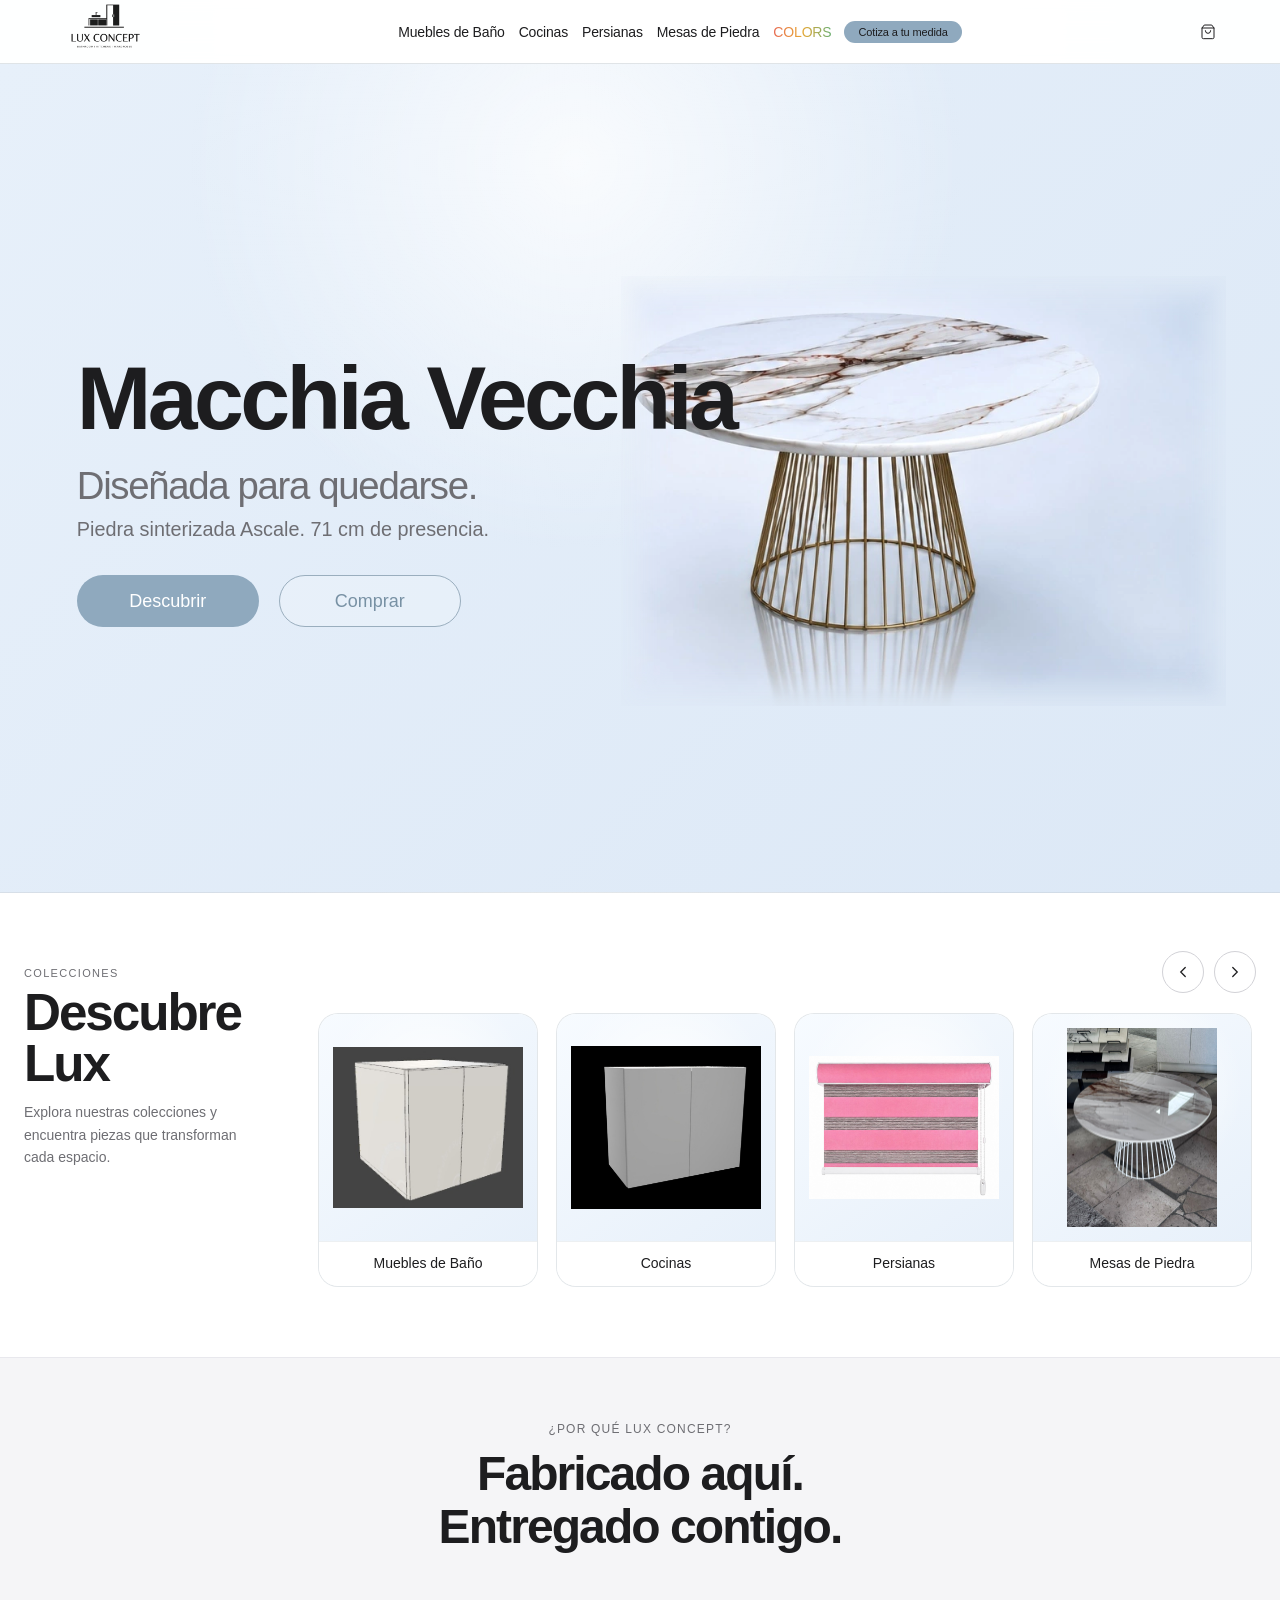
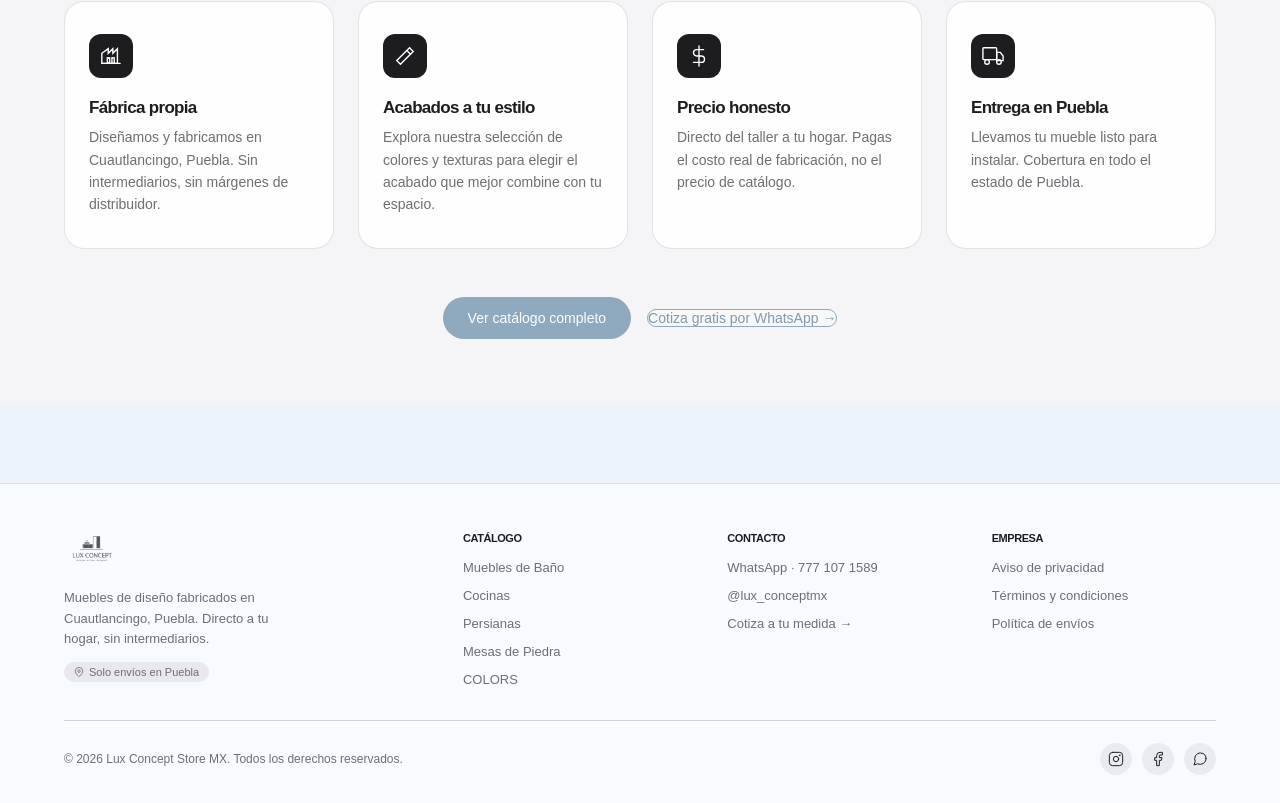
<file: index.html>
<!DOCTYPE html>
<html lang="es">
<head>
  <meta name="lux-build" content="2026-06-24-carousel-map-shipping-01">
  <meta charset="UTF-8">
  <link rel="icon" type="image/svg+xml" href="favicon.svg">
  <meta name="description" content="Lux Concept Store MX — Muebles de diseño fabricados en Puebla. Muebles de baño, cocinas, persianas, mesas de piedra y más. Entrega directa en Puebla, sin intermediarios.">
  <meta name="keywords" content="muebles puebla, muebles de baño puebla, cocinas puebla, persianas puebla, mesas de piedra, muebles a medida puebla">
  <meta name="author" content="Lux Concept Store MX">
  <meta name="robots" content="index, follow">
  <meta property="og:title" content="Lux Concept Store MX — Muebles · Puebla">
  <meta property="og:description" content="Muebles de diseño fabricados en Cuautlancingo. Entrega directa en Puebla. Tu espacio, elevado. Hecho para presumirse.">
  <meta property="og:type" content="website">
  <meta property="og:locale" content="es_MX">
  <meta property="og:image" content="https://luxstoremx.netlify.app/assets/campaigns/macchia-vecchia-campaign.png">
  <meta property="og:image:alt" content="Mesa Macchia Vecchia de piedra sinterizada Ascale">
  <link rel="stylesheet" href="css/footer.css">
  <meta name="viewport" content="width=device-width, initial-scale=1.0">
  <title>Lux Concept — Muebles · Puebla</title>
  <link rel="stylesheet" href="css/nav.css">
  <link rel="stylesheet" href="css/main.css">
  <link rel="stylesheet" href="css/mobile.css">
  <link rel="canonical" href="https://luxstoremx.netlify.app/">

  <style>
    html{scroll-behavior:smooth}

    .macchia-exact{
      width:100%;
      margin:0;
      overflow:hidden;
      background:#dce8f7;
      border-bottom:1px solid rgba(29,29,31,.08);
    }
    .macchia-exact-media{
      position:relative;
      width:100%;
      margin:0;
    }
    .macchia-exact-media picture,
    .macchia-exact-media img{
      display:block;
      width:100%;
      height:auto;
    }

    .macchia-exact-link{
      position:absolute;
      z-index:3;
      font-size:0;
      color:transparent;
      border-radius:999px;
      outline:none!important;
      box-shadow:none!important;
      -webkit-tap-highlight-color:transparent;
    }
    .macchia-exact-link:focus,
    .macchia-exact-link:focus-visible,
    .macchia-exact-link:active{
      outline:none!important;
      box-shadow:none!important;
    }

    /* Posiciones exactas sobre el banner horizontal */
    .macchia-exact-discover{
      left:7.4%;
      top:62.0%;
      width:10.1%;
      height:7.4%;
    }
    .macchia-exact-buy{
      left:19.1%;
      top:62.0%;
      width:10.2%;
      height:7.4%;
    }
    .macchia-exact-down{
      position:absolute;
      left:50%;
      bottom:3.4%;
      transform:translateX(-50%);
      color:#1d1d1f;
      text-decoration:none;
      display:flex;
      width:34px;
      height:34px;
      align-items:center;
      justify-content:center;
      border-radius:50%;
      -webkit-tap-highlight-color:transparent;
    }

    .lux-discovery{
      scroll-margin-top:72px;
      background:#fff;
      padding:58px 0 66px;
      overflow:hidden;
    }
    .lux-discovery-inner{
      width:min(1320px,calc(100% - 48px));
      margin:0 auto;
      display:grid;
      grid-template-columns:260px minmax(0,1fr);
      grid-template-areas:
        "copy controls"
        "copy track";
      gap:20px 34px;
      align-items:start;
    }
    .lux-discovery-copy{
      grid-area:copy;
      padding-top:16px;
    }
    .lux-discovery-kicker{
      margin:0 0 8px;
      color:#86868b;
      font-size:11px;
      letter-spacing:.12em;
      text-transform:uppercase;
    }
    .lux-discovery-copy h2{
      margin:0 0 12px;
      font-size:clamp(34px,4vw,52px);
      letter-spacing:-.04em;
      line-height:1;
      font-weight:600;
      color:#1d1d1f;
    }
    .lux-discovery-copy p:last-child{
      margin:0;
      color:#6e6e73;
      font-size:14px;
      line-height:1.6;
      max-width:240px;
    }

    .lux-discovery-controls{
      grid-area:controls;
      display:flex;
      justify-content:flex-end;
      gap:10px;
    }
    .lux-discovery-controls button{
      width:42px;
      height:42px;
      border:1px solid #d2d2d7;
      background:#fff;
      border-radius:50%;
      display:grid;
      place-items:center;
      cursor:pointer;
      color:#1d1d1f;
      transition:background .2s ease,transform .2s ease;
    }
    .lux-discovery-controls button:hover{
      background:#f5f5f7;
      transform:translateY(-1px);
    }

    .lux-category-track{
      grid-area:track;
      display:flex;
      gap:18px;
      overflow-x:auto;
      scroll-snap-type:x mandatory;
      scrollbar-width:none;
      padding-bottom:4px;
    }
    .lux-category-track::-webkit-scrollbar{display:none}

    .lux-category-card{
      flex:0 0 220px;
      scroll-snap-align:start;
      border-radius:18px;
      overflow:hidden;
      background:#f5f5f7;
      text-decoration:none;
      color:#1d1d1f;
      border:1px solid rgba(29,29,31,.06);
      transition:transform .25s ease,box-shadow .25s ease;
    }
    .lux-category-card:hover{
      transform:translateY(-4px);
      box-shadow:0 14px 34px rgba(0,0,0,.08);
    }
    .lux-category-card img{
      display:block;
      width:100%;
      aspect-ratio:1/1.05;
      object-fit:cover;
    }
    .lux-category-card span{
      display:block;
      padding:13px 16px 15px;
      text-align:center;
      font-size:14px;
      font-weight:500;
    }

    @media(max-width:900px){
      .lux-discovery-inner{
        grid-template-columns:1fr;
        grid-template-areas:
          "copy"
          "controls"
          "track";
      }
      .lux-discovery-copy p:last-child{max-width:500px}
      .lux-discovery-controls{justify-content:flex-start}
    }

    @media(max-width:700px){
      .macchia-exact-discover{
        left:32.1%;
        top:24.4%;
        width:17.8%;
        height:5.6%;
      }
      .macchia-exact-buy{
        left:51.2%;
        top:24.4%;
        width:17.2%;
        height:5.6%;
      }
      .macchia-exact-down{display:none}

      .lux-discovery{
        padding:44px 0 54px;
      }
      .lux-discovery-inner{
        width:min(100% - 28px,1320px);
      }
      .lux-category-card{
        flex-basis:72vw;
        max-width:300px;
      }
    }
  </style>


  <style>
    :root{
      --mv-bg:#e7f0fa;
      --mv-bg-deep:#dce8f6;
      --mv-title:#1d1d1f;
      --mv-tagline:#3a3a3c;
      --mv-spec:#7b7b80;
      --mv-blue:#8fa9be;
      --mv-blue-hover:#7e9ab1;
      --mv-border:#9aaebe;
      --mv-font:-apple-system,BlinkMacSystemFont,"SF Pro Display","SF Pro Text",
                "Helvetica Neue","Segoe UI",Arial,sans-serif;
    }

    .macchia-real{
      width:100%;
      overflow:hidden;
      background:
        radial-gradient(circle at 45% 12%,rgba(255,255,255,.78),transparent 38%),
        linear-gradient(135deg,var(--mv-bg),var(--mv-bg-deep));
      border-bottom:1px solid rgba(29,29,31,.08);
    }

    .macchia-real-inner{
      position:relative;
      width:min(1440px,100%);
      min-height:calc(100vh - 72px);
      margin:0 auto;
      padding:64px 6% 38px;
      display:grid;
      grid-template-columns:minmax(370px,.92fr) minmax(520px,1.08fr);
      gap:18px;
      align-items:center;
    }

    .macchia-real-copy{
      position:relative;
      z-index:2;
      max-width:700px;
    }

    .macchia-real h1{
      margin:0;
      color:var(--mv-title);
      font-family:var(--mv-font);
      font-size:clamp(64px,7vw,112px);
      font-weight:500;
      line-height:.98;
      letter-spacing:-.058em;
      white-space:nowrap;
      -webkit-font-smoothing:antialiased;
    }

    .macchia-real-tagline{
      margin:22px 0 10px;
      color:var(--mv-tagline);
      font-family:var(--mv-font);
      font-size:clamp(30px,3vw,48px);
      font-weight:400;
      line-height:1.08;
      letter-spacing:-.035em;
    }

    .macchia-real-spec{
      margin:0;
      color:var(--mv-spec);
      font-family:var(--mv-font);
      font-size:clamp(18px,1.55vw,27px);
      font-weight:400;
      line-height:1.35;
    }

    .macchia-real-actions{
      display:flex;
      gap:20px;
      margin-top:32px;
    }

    .macchia-real-actions a{
      min-width:182px;
      padding:16px 30px;
      border-radius:999px;
      font-family:var(--mv-font);
      font-size:18px;
      font-weight:500;
      line-height:1;
      text-align:center;
      text-decoration:none;
      transition:background .2s ease,transform .2s ease;
      outline:none;
      -webkit-tap-highlight-color:transparent;
    }

    .macchia-real-primary{
      background:var(--mv-blue);
      color:#fff;
      border:1px solid transparent;
    }

    .macchia-real-primary:hover{
      background:var(--mv-blue-hover);
      transform:translateY(-1px);
    }

    .macchia-real-secondary{
      background:rgba(255,255,255,.18);
      color:#7891a4;
      border:1px solid var(--mv-border);
    }

    .macchia-real-secondary:hover{
      background:rgba(255,255,255,.5);
      transform:translateY(-1px);
    }

    .macchia-real-product{
      min-width:0;
      align-self:stretch;
      display:flex;
      align-items:center;
      justify-content:center;
      overflow:visible;
    }

    .macchia-real-product img{
      display:block;
      width:min(112%,920px);
      max-width:none;
      height:auto;
      object-fit:contain;
      mix-blend-mode:multiply;
    }

    @media(max-width:900px){
      .macchia-real-inner{
        min-height:auto;
        grid-template-columns:1fr;
        text-align:center;
        padding:58px 22px 20px;
        gap:16px;
      }

      .macchia-real-copy{max-width:none}

      .macchia-real h1{
        font-size:clamp(52px,11vw,84px);
        white-space:normal;
      }

      .macchia-real-tagline{
        margin-top:17px;
        font-size:clamp(28px,6vw,40px);
      }

      .macchia-real-spec{
        font-size:clamp(17px,4vw,22px);
      }

      .macchia-real-actions{
        justify-content:center;
        margin-top:24px;
      }

      .macchia-real-product img{
        width:min(105%,820px);
      }
    }

    @media(max-width:600px){
      .macchia-real-inner{
        padding:50px 16px 12px;
        gap:8px;
      }

      .macchia-real h1{
        font-size:clamp(47px,13vw,68px);
      }

      .macchia-real-tagline{
        font-size:clamp(25px,7vw,34px);
      }

      .macchia-real-spec{
        font-size:15px;
      }

      .macchia-real-actions{
        gap:12px;
        margin-top:22px;
      }

      .macchia-real-actions a{
        min-width:0;
        flex:1;
        padding:14px 16px;
        font-size:16px;
      }

      .macchia-real-product img{
        width:118%;
        margin-left:-9%;
      }
    }
  </style>


  <style>
    /* PULIDO FINAL HERO MACCHIA */
    .macchia-real-inner{
      grid-template-columns:minmax(430px,.92fr) minmax(560px,1.08fr)!important;
      gap:56px!important;
    }

    .macchia-real-copy{
      max-width:650px!important;
    }

    .macchia-real-product{
      overflow:visible!important;
      padding-left:18px;
    }

    .macchia-real-product img{
      width:min(108%,880px)!important;
      margin-left:0!important;
      background:transparent!important;
      mix-blend-mode:normal!important;
    }

    /* Garantizar que solo exista una flecha real */
    .macchia-real-product::after,
    .macchia-real-product::before{
      content:none!important;
      display:none!important;
    }

    @media(max-width:900px){
      .macchia-real-inner{
        grid-template-columns:1fr!important;
        gap:14px!important;
      }

      .macchia-real-product{
        padding-left:0;
      }

      .macchia-real-product img{
        width:min(105%,780px)!important;
      }
    }

    @media(max-width:600px){
      .macchia-real-product img{
        width:116%!important;
        margin-left:-8%!important;
      }
    }
  </style>


  <style>
    /* OPTIMIZACIÓN EXCLUSIVA PARA CELULAR — PC NO CAMBIA */
    @media (max-width:600px){
      .macchia-real{
        min-height:0!important;
      }

      .macchia-real-inner{
        min-height:auto!important;
        padding:34px 16px 8px!important;
        gap:0!important;
        display:grid!important;
        grid-template-columns:1fr!important;
        text-align:center!important;
      }

      .macchia-real-copy{
        width:100%!important;
        max-width:100%!important;
        padding:0!important;
        margin:0 auto!important;
      }

      .macchia-real h1{
        font-size:clamp(39px,11.2vw,52px)!important;
        line-height:1!important;
        letter-spacing:-.055em!important;
        white-space:nowrap!important;
        margin:0!important;
      }

      .macchia-real-tagline{
        font-size:clamp(23px,6.2vw,30px)!important;
        line-height:1.08!important;
        letter-spacing:-.035em!important;
        margin:18px 0 10px!important;
      }

      .macchia-real-spec{
        max-width:360px!important;
        margin:0 auto!important;
        font-size:14px!important;
        line-height:1.35!important;
      }

      .macchia-real-actions{
        width:100%!important;
        max-width:390px!important;
        margin:22px auto 0!important;
        gap:12px!important;
        justify-content:center!important;
      }

      .macchia-real-actions a{
        min-width:0!important;
        flex:1 1 0!important;
        padding:13px 12px!important;
        font-size:15px!important;
        line-height:1!important;
      }

      .macchia-real-product{
        width:100%!important;
        min-height:0!important;
        margin:-4px auto 0!important;
        padding:0!important;
        align-self:auto!important;
        overflow:visible!important;
      }

      .macchia-real-product img{
        width:108%!important;
        max-width:none!important;
        height:auto!important;
        margin:0 0 -2px -4%!important;
        object-fit:contain!important;
      }

      .lux-discovery{
        padding-top:36px!important;
      }
    }

    @media (max-width:390px){
      .macchia-real-inner{
        padding-top:30px!important;
      }

      .macchia-real h1{
        font-size:38px!important;
      }

      .macchia-real-tagline{
        font-size:22px!important;
      }

      .macchia-real-actions a{
        font-size:14px!important;
        padding:12px 10px!important;
      }

      .macchia-real-product img{
        width:112%!important;
        margin-left:-6%!important;
      }
    }
  </style>


  <style>
    /* CARRUSEL REAL — MISMA DIRECCIÓN VISUAL DE LUX */
    .lux-category-track{
      scroll-behavior:smooth;
      overscroll-behavior-inline:contain;
    }

    .lux-category-card{
      background:rgba(255,255,255,.88)!important;
      border:1px solid rgba(82,105,125,.16)!important;
      border-radius:20px!important;
      overflow:hidden;
    }

    .lux-category-media{
      width:100%;
      aspect-ratio:1 / 1.04;
      display:flex;
      align-items:center;
      justify-content:center;
      padding:14px;
      box-sizing:border-box;
      overflow:hidden;
      background:
        radial-gradient(circle at 50% 32%,rgba(255,255,255,.95),transparent 54%),
        linear-gradient(145deg,#f7fbff,#e7f0fa);
    }

    .lux-category-card img{
      display:block;
      width:100%!important;
      height:100%!important;
      object-fit:contain!important;
      object-position:center!important;
      border-radius:12px;
      background:transparent!important;
    }

    .lux-category-card span{
      background:rgba(255,255,255,.94);
      border-top:1px solid rgba(82,105,125,.10);
      color:#1d1d1f!important;
    }

    .lux-colors-preview{
      display:grid;
      grid-template-columns:repeat(3,1fr);
      gap:9px;
      padding:24px;
    }

    .lux-colors-preview i{
      display:block;
      aspect-ratio:1;
      border-radius:12px;
      background:var(--sw);
      border:1px solid rgba(29,29,31,.08);
      box-shadow:inset 0 1px 0 rgba(255,255,255,.45);
    }

    .lux-category-card:hover .lux-category-media img{
      transform:scale(1.025);
    }

    .lux-category-media img{
      transition:transform .35s ease;
    }

    @media(max-width:700px){
      .lux-category-media{
        padding:12px;
      }

      .lux-colors-preview{
        padding:20px;
        gap:8px;
      }
    }
  </style>

</head>
<body>

  <!-- NAV -->
  <nav class="nav">
    <div class="nav-inner">
      <a href="index.html" class="nav-logo">
        <img src="assets/logos/logo-black.png" alt="Lux Concept">
      </a>
      <ul class="nav-links">
        <li><a href="pages/bano.html">Muebles de Baño</a></li>
        <li><a href="pages/cocinas.html">Cocinas</a></li>
        <li><a href="pages/persianas.html">Persianas</a></li>
        <li><a href="pages/mesas-piedra.html">Mesas de Piedra</a></li>
        <li><a href="pages/colors.html" class="nav-colors">COLORS</a></li>
        <li>
          <a href="https://wa.me/527771071589?text=Hola%2C%20me%20interesa%20cotizar%20un%20mueble%20a%20medida.%20%C2%BFPodr%C3%ADan%20ayudarme%3F"
             target="_blank" class="nav-cta">Cotiza a tu medida</a>
        </li>
      </ul>
      <div class="nav-actions">
        <a href="#" class="nav-icon" aria-label="Carrito">
          <svg width="16" height="16" viewBox="0 0 24 24" fill="none"
               stroke="currentColor" stroke-width="1.5" stroke-linecap="round">
            <path d="M6 2L3 6v14a2 2 0 0 0 2 2h14a2 2 0 0 0 2-2V6l-3-4z"/>
            <line x1="3" y1="6" x2="21" y2="6"/>
            <path d="M16 10a4 4 0 0 1-8 0"/>
          </svg>
        </a>
        <button class="nav-hamburger" id="hamburger" aria-label="Menú">
          <span></span><span></span><span></span>
        </button>
      </div>
    </div>
  </nav>
  <div class="nav-mobile-menu" id="mobile-menu">
    <a href="pages/bano.html">Muebles de Baño</a>
    <a href="pages/cocinas.html">Cocinas</a>
    <a href="pages/persianas.html">Persianas</a>
    <a href="pages/mesas-piedra.html">Mesas de Piedra</a>
    <a href="pages/colors.html">COLORS</a>
    <a href="https://wa.me/527771071589?text=Hola%2C%20me%20interesa%20cotizar%20un%20mueble%20a%20medida.%20%C2%BFPodr%C3%ADan%20ayudarme%3F" target="_blank" class="nav-cta">Cotiza a tu medida</a>
  </div>



  <!-- CAMPAÑA PRINCIPAL REPARADA -->
  <section class="macchia-real" aria-label="Campaña Mesa Macchia Vecchia">
    <div class="macchia-real-inner">
      <div class="macchia-real-copy">
        <h1>Macchia Vecchia</h1>
        <p class="macchia-real-tagline">Diseñada para quedarse.</p>
        <p class="macchia-real-spec">Piedra sinterizada Ascale. 71 cm de presencia.</p>

        <div class="macchia-real-actions">
          <a class="macchia-real-primary"
             href="pages/mesas-piedra.html#product-mesa-macchia-vecchia">
            Descubrir
          </a>
          <a class="macchia-real-secondary"
             href="pages/mesas-piedra.html?product=macchia-vecchia">
            Comprar
          </a>
        </div>
      </div>

      <div class="macchia-real-product">
        <img
          src="[data-uri]"
          alt="Mesa Macchia Vecchia de piedra sinterizada Ascale"
          fetchpriority="high"
        >
      </div>
    </div>
  </section>

  <!-- DESCUBRE LUX -->
  <section class="lux-discovery" id="descubre-lux">
    <div class="lux-discovery-inner">
      <div class="lux-discovery-copy">
        <p class="lux-discovery-kicker">Colecciones</p>
        <h2>Descubre Lux</h2>
        <p>Explora nuestras colecciones y encuentra piezas que transforman cada espacio.</p>
      </div>

      <div class="lux-discovery-controls" aria-label="Controles del carrusel">
        <button type="button" id="lux-carousel-prev" aria-label="Anterior">
          <svg width="18" height="18" viewBox="0 0 24 24" fill="none"
               stroke="currentColor" stroke-width="1.7" stroke-linecap="round">
            <path d="M15 18l-6-6 6-6"/>
          </svg>
        </button>
        <button type="button" id="lux-carousel-next" aria-label="Siguiente">
          <svg width="18" height="18" viewBox="0 0 24 24" fill="none"
               stroke="currentColor" stroke-width="1.7" stroke-linecap="round">
            <path d="M9 18l6-6-6-6"/>
          </svg>
        </button>
      </div>

      <div class="lux-category-track" id="lux-category-track">
        <a class="lux-category-card" href="pages/bano.html">
          <div class="lux-category-media">
            <img src="assets/products/bano/gabinete.jpeg"
                 alt="Lux Vanity S, producto real de Lux Concept"
                 loading="lazy">
          </div>
          <span>Muebles de Baño</span>
        </a>

        <a class="lux-category-card" href="pages/cocinas.html">
          <div class="lux-category-media">
            <img src="assets/products/cocinas/alacena1/alacena1.jpeg"
                 alt="Lux Cook S, producto real de Lux Concept"
                 loading="lazy">
          </div>
          <span>Cocinas</span>
        </a>

        <a class="lux-category-card" href="pages/persianas.html">
          <div class="lux-category-media">
            <img src="assets/products/Cortinas/1/1.jpeg"
                 alt="Persiana real del catálogo Lux Concept"
                 loading="lazy">
          </div>
          <span>Persianas</span>
        </a>

        <a class="lux-category-card" href="pages/mesas-piedra.html">
          <div class="lux-category-media">
            <img src="assets/products/mesas-piedra/MESA.jpeg"
                 alt="Mesa Macchia Vecchia real de Lux Concept"
                 loading="lazy">
          </div>
          <span>Mesas de Piedra</span>
        </a>

        <a class="lux-category-card" href="pages/colors.html">
          <div class="lux-category-media lux-colors-preview"
               aria-label="Selección de colores y acabados">
            <i style="--sw:#f5f3eb"></i>
            <i style="--sw:#d9c7b0"></i>
            <i style="--sw:#9d795f"></i>
            <i style="--sw:#6f7478"></i>
            <i style="--sw:#262626"></i>
            <i style="--sw:#b97b64"></i>
            <i style="--sw:#87929c"></i>
            <i style="--sw:#d7d0c4"></i>
            <i style="--sw:#59463c"></i>
          </div>
          <span>Colors</span>
        </a>
      </div>
    </div>
  </section>

  

  <!-- DIFERENCIADORES -->
  <style>
    .diferenciadores { background:#f5f5f7; border-top:1px solid #e8e8ed; padding:64px 5%; }
    .dif-inner { max-width:1200px; margin:0 auto; text-align:center; }
    .dif-eyebrow { font-size:12px; font-weight:400; letter-spacing:0.1em; text-transform:uppercase; color:#6e6e73; margin-bottom:12px; }
    .dif-title { font-size:clamp(28px,4vw,48px); font-weight:600; letter-spacing:-0.02em; color:#1d1d1f; margin-bottom:48px; line-height:1.1; }
    .dif-grid { display:grid; grid-template-columns:repeat(4,1fr); gap:24px; }
    .dif-card { background:white; border-radius:18px; padding:32px 24px; text-align:left; transition:transform 0.2s ease; }
    .dif-card:hover { transform:translateY(-4px); }
    .dif-icon { width:44px; height:44px; background:#1d1d1f; border-radius:12px; display:flex; align-items:center; justify-content:center; margin-bottom:20px; color:white; }
    .dif-card h3 { font-size:17px; font-weight:600; color:#1d1d1f; margin-bottom:8px; letter-spacing:-0.01em; }
    .dif-card p { font-size:14px; color:#6e6e73; line-height:1.6; }
    .dif-cta { margin-top:48px; display:flex; justify-content:center; gap:16px; align-items:center; flex-wrap:wrap; }
    @media(max-width:900px){ .dif-grid{ grid-template-columns:repeat(2,1fr); } }
    @media(max-width:500px){ .dif-grid{ grid-template-columns:1fr; } }
  </style>

  <section class="diferenciadores">
    <div class="dif-inner">
      <p class="dif-eyebrow">¿Por qué Lux Concept?</p>
      <h2 class="dif-title">Fabricado aquí.<br>Entregado contigo.</h2>
      <div class="dif-grid">

        <div class="dif-card">
          <div class="dif-icon">
            <svg width="22" height="22" viewBox="0 0 24 24" fill="none" stroke="currentColor" stroke-width="1.5" stroke-linecap="round">
              <path d="M2 20V9l7-5v5l5-5v5l5-5v16H2z"/><line x1="2" y1="20" x2="22" y2="20"/>
              <rect x="8" y="14" width="2.5" height="6"/><rect x="13" y="14" width="2.5" height="6"/>
            </svg>
          </div>
          <h3>Fábrica propia</h3>
          <p>Diseñamos y fabricamos en Cuautlancingo, Puebla. Sin intermediarios, sin márgenes de distribuidor.</p>
        </div>

        <div class="dif-card">
          <div class="dif-icon">
            <svg width="22" height="22" viewBox="0 0 24 24" fill="none" stroke="currentColor" stroke-width="1.5" stroke-linecap="round">
              <path d="M3 17L17 3l4 4L7 21z"/><line x1="14" y1="6" x2="18" y2="10"/>
            </svg>
          </div>
          <h3>Acabados a tu estilo</h3>
          <p>Explora nuestra selección de colores y texturas para elegir el acabado que mejor combine con tu espacio.</p>
        </div>

        <div class="dif-card">
          <div class="dif-icon">
            <svg width="22" height="22" viewBox="0 0 24 24" fill="none" stroke="currentColor" stroke-width="1.5" stroke-linecap="round">
              <line x1="12" y1="1" x2="12" y2="23"/>
              <path d="M17 5H9.5a3.5 3.5 0 0 0 0 7h5a3.5 3.5 0 0 1 0 7H6"/>
            </svg>
          </div>
          <h3>Precio honesto</h3>
          <p>Directo del taller a tu hogar. Pagas el costo real de fabricación, no el precio de catálogo.</p>
        </div>

        <div class="dif-card">
          <div class="dif-icon">
            <svg width="22" height="22" viewBox="0 0 24 24" fill="none" stroke="currentColor" stroke-width="1.5" stroke-linecap="round">
              <rect x="1" y="3" width="15" height="13" rx="1"/>
              <path d="M16 8h4l3 4v5h-7V8z"/>
              <circle cx="5.5" cy="18.5" r="2.5"/><circle cx="18.5" cy="18.5" r="2.5"/>
            </svg>
          </div>
          <h3>Entrega en Puebla</h3>
          <p>Llevamos tu mueble listo para instalar. Cobertura en todo el estado de Puebla.</p>
        </div>

      </div>
      <div class="dif-cta">
        <a href="pages/bano.html" class="btn-primary">Ver catálogo completo</a>
        <a href="https://wa.me/527771071589?text=Hola%2C%20me%20interesa%20cotizar%20un%20mueble%20a%20medida.%20%C2%BFPodr%C3%ADan%20ayudarme%3F"
           target="_blank" class="btn-secondary">Cotiza gratis por WhatsApp →</a>
      </div>
    </div>
  </section>

  <!-- FOOTER -->
  <footer class="site-footer">
    <div class="footer-inner">
      <div class="footer-top">
        <div class="footer-brand">
          <img src="assets/logos/logo-black.png" alt="Lux Concept Store MX">
          <p>Muebles de diseño fabricados en Cuautlancingo, Puebla. Directo a tu hogar, sin intermediarios.</p>
          <span class="footer-badge">
            <svg width="10" height="10" viewBox="0 0 24 24" fill="none" stroke="currentColor" stroke-width="2"><path d="M21 10c0 7-9 13-9 13S3 17 3 10a9 9 0 0 1 18 0z"/><circle cx="12" cy="10" r="3"/></svg>
            Solo envíos en Puebla
          </span>
        </div>
        <div class="footer-col">
          <h4>Catálogo</h4>
          <ul>
            <li><a href="pages/bano.html">Muebles de Baño</a></li>
            <li><a href="pages/cocinas.html">Cocinas</a></li>
            <li><a href="pages/persianas.html">Persianas</a></li>
            <li><a href="pages/mesas-piedra.html">Mesas de Piedra</a></li>
            <li><a href="pages/colors.html">COLORS</a></li>
          </ul>
        </div>
        <div class="footer-col">
          <h4>Contacto</h4>
          <ul>
            <li><a href="https://wa.me/527771071589" target="_blank">WhatsApp · 777 107 1589</a></li>
            <li><a href="https://www.instagram.com/lux_conceptmx/" target="_blank">@lux_conceptmx</a></li>
            <li><a href="https://wa.me/527771071589?text=Hola%2C%20me%20interesa%20cotizar." target="_blank">Cotiza a tu medida →</a></li>
          </ul>
        </div>
        <div class="footer-col">
          <h4>Empresa</h4>
          <ul>
            <li><a href="pages/legal.html#privacidad">Aviso de privacidad</a></li>
            <li><a href="pages/legal.html#terminos">Términos y condiciones</a></li>
            <li><a href="pages/legal.html#envios">Política de envíos</a></li>
          </ul>
        </div>
      </div>
      <div class="footer-bottom">
        <p class="footer-copy">© 2026 Lux Concept Store MX. Todos los derechos reservados.</p>
        <div class="footer-social">
          <a href="https://www.instagram.com/lux_conceptmx/" target="_blank" aria-label="Instagram">
            <svg viewBox="0 0 24 24" fill="none" stroke="currentColor" stroke-width="1.5" stroke-linecap="round"><rect x="2" y="2" width="20" height="20" rx="5"/><circle cx="12" cy="12" r="4"/><circle cx="17.5" cy="6.5" r="0.5" fill="currentColor"/></svg>
          </a>
          <a href="https://www.facebook.com/profile.php?id=61570695387130" target="_blank" aria-label="Facebook">
            <svg viewBox="0 0 24 24" fill="none" stroke="currentColor" stroke-width="1.5" stroke-linecap="round"><path d="M18 2h-3a5 5 0 0 0-5 5v3H7v4h3v8h4v-8h3l1-4h-4V7a1 1 0 0 1 1-1h3z"/></svg>
          </a>
          <a href="https://wa.me/527771071589" target="_blank" aria-label="WhatsApp">
            <svg viewBox="0 0 24 24" fill="none" stroke="currentColor" stroke-width="1.5" stroke-linecap="round"><path d="M21 11.5a8.38 8.38 0 0 1-.9 3.8 8.5 8.5 0 0 1-7.6 4.7 8.38 8.38 0 0 1-3.8-.9L3 21l1.9-5.7a8.38 8.38 0 0 1-.9-3.8 8.5 8.5 0 0 1 4.7-7.6 8.38 8.38 0 0 1 3.8-.9h.5a8.48 8.48 0 0 1 8 8v.5z"/></svg>
          </a>
        </div>
      </div>
    </div>
  </footer>
  <script>
    const hamburger = document.getElementById('hamburger');
    const mobileMenu = document.getElementById('mobile-menu');
    if (hamburger && mobileMenu) {
      hamburger.addEventListener('click', () => mobileMenu.classList.toggle('open'));
      mobileMenu.querySelectorAll('a').forEach(a => a.addEventListener('click', () => mobileMenu.classList.remove('open')));
    }
  </script>
  <script src="js/cart.js"></script>
  <script src="js/lux-fixes.js"></script>
</body>
</html>
</file>
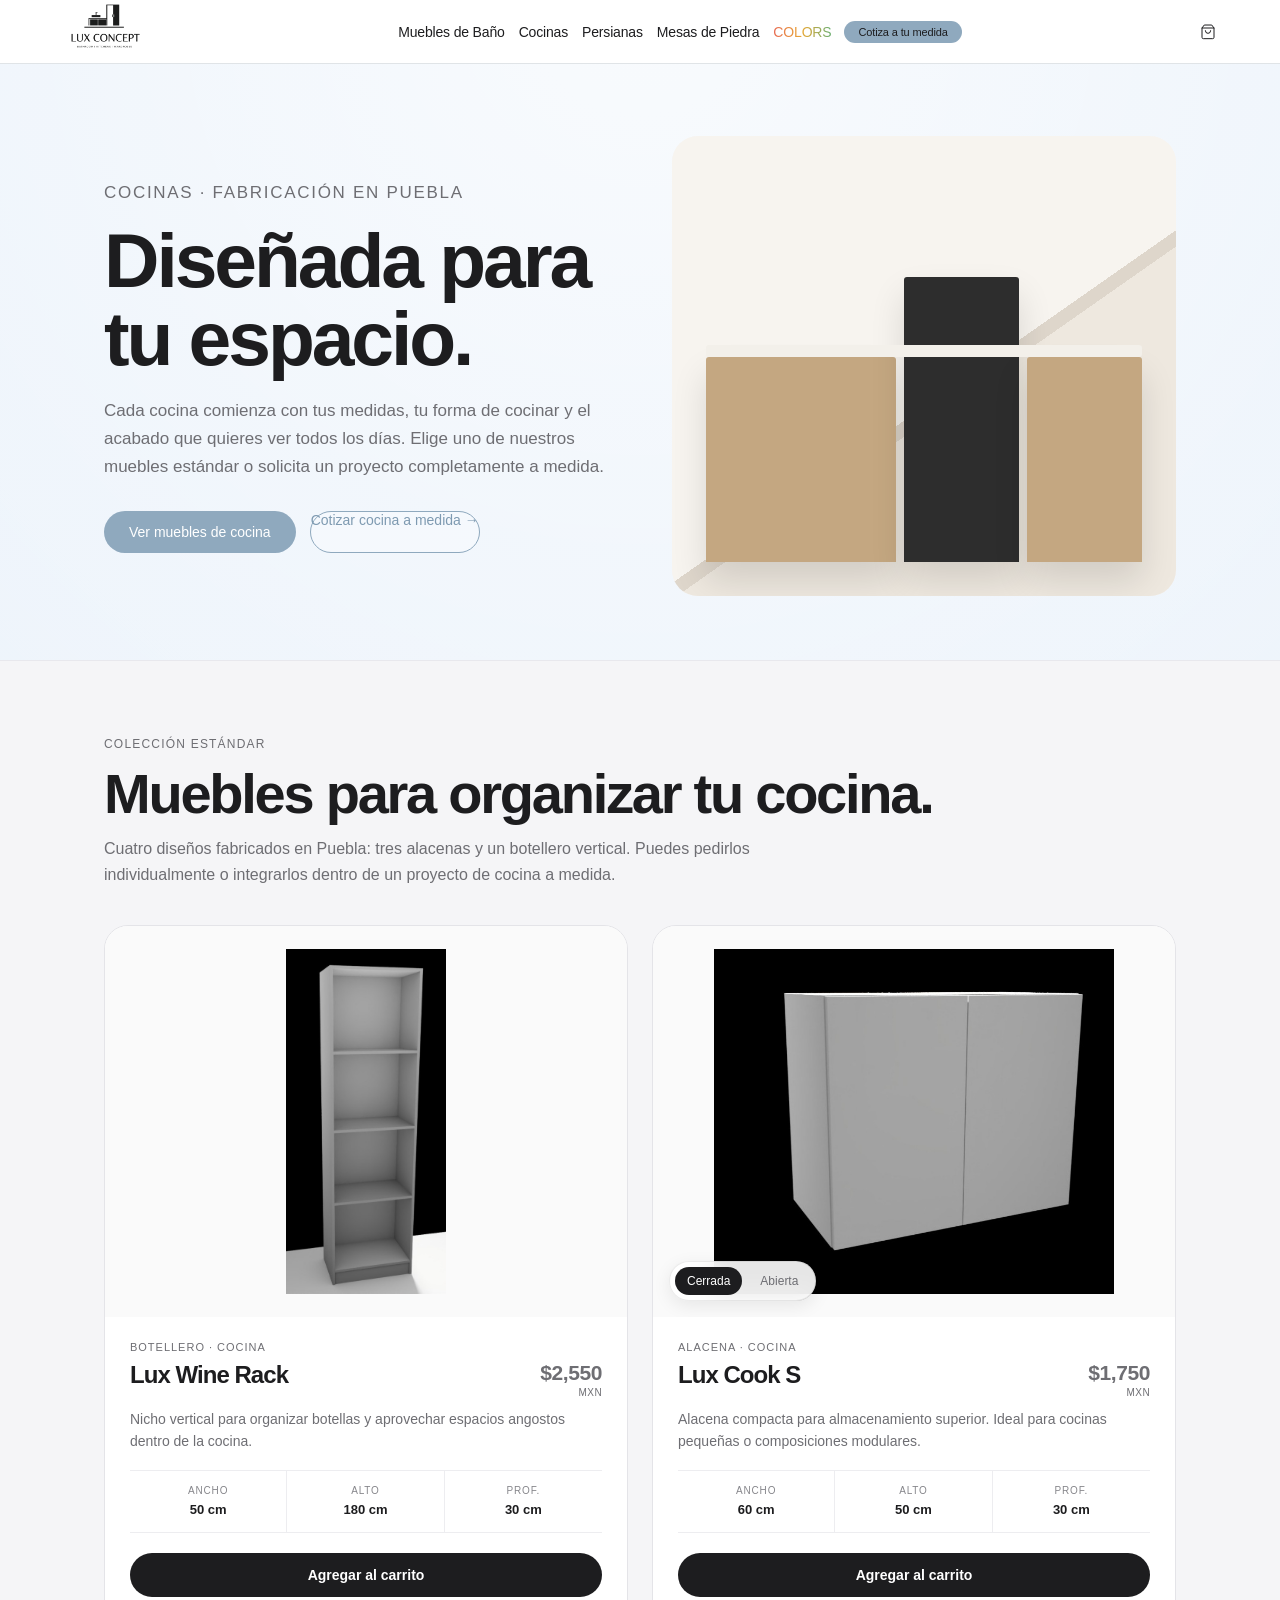
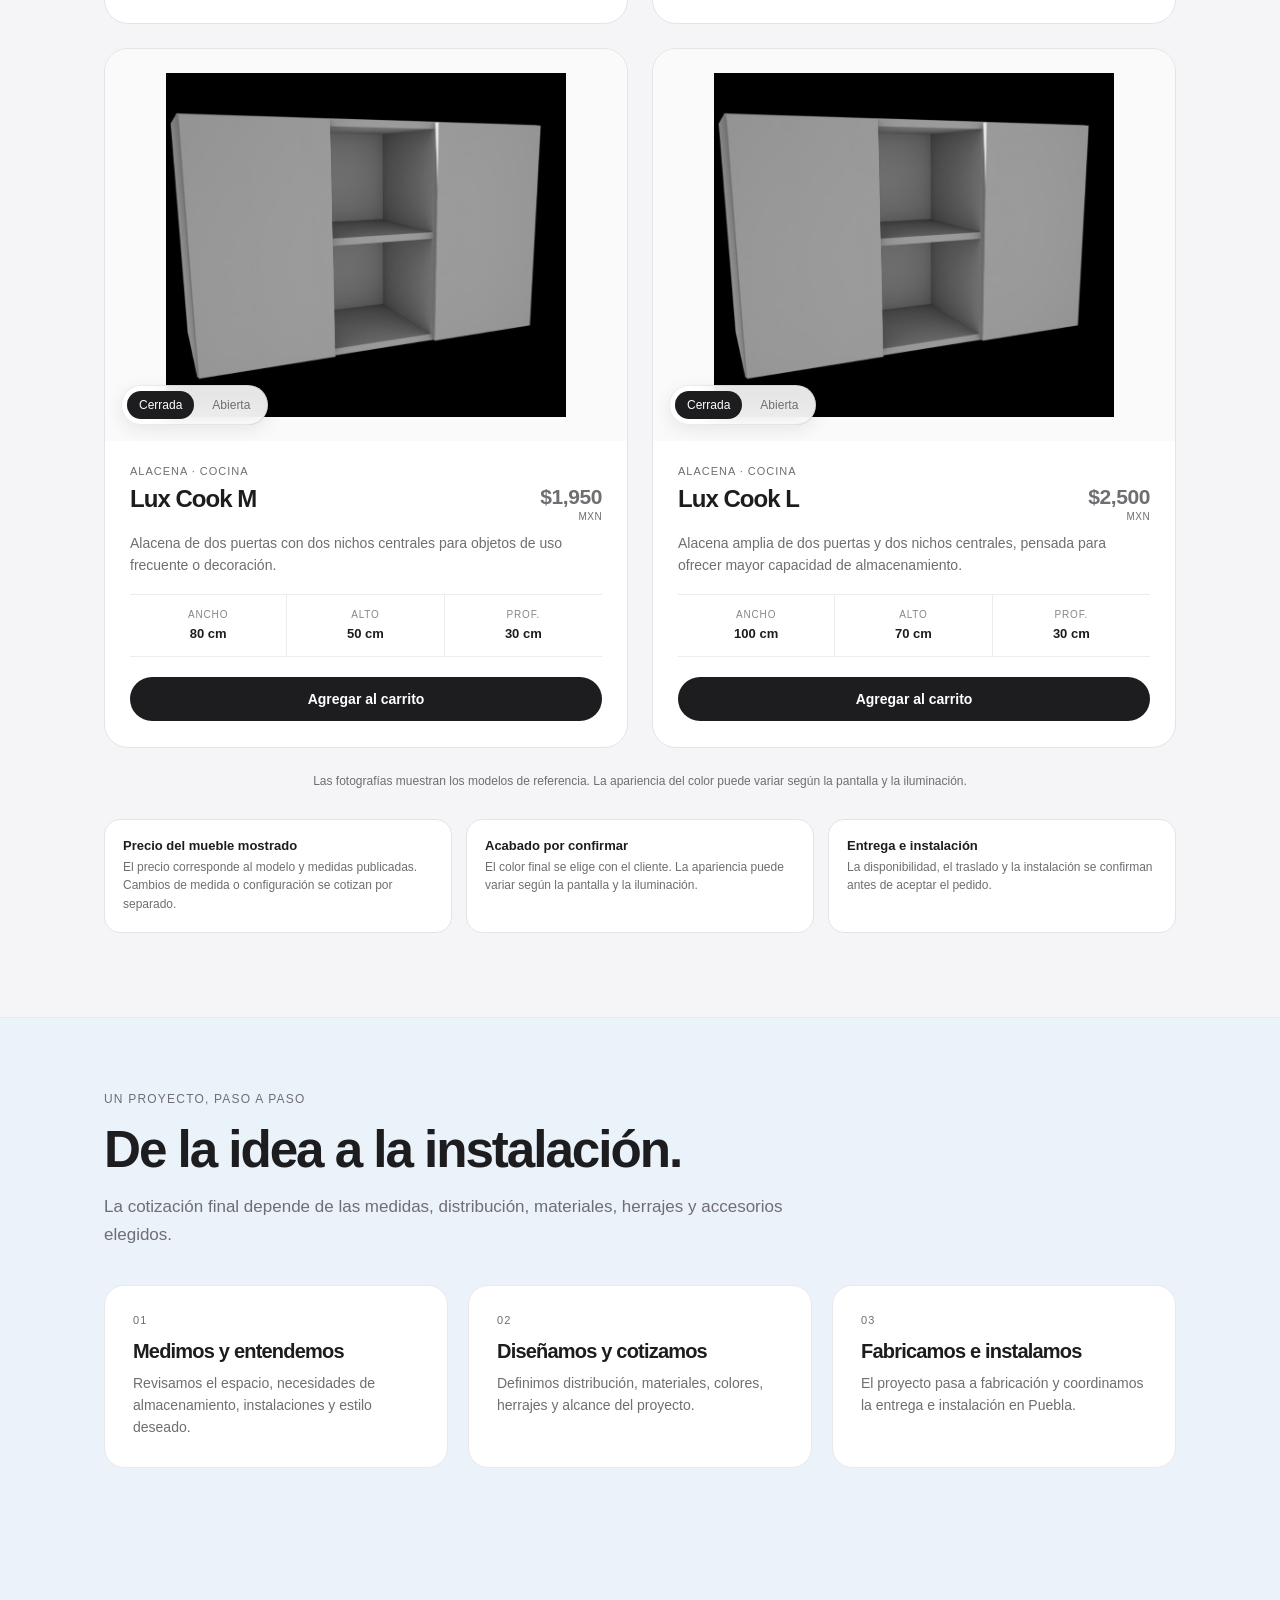
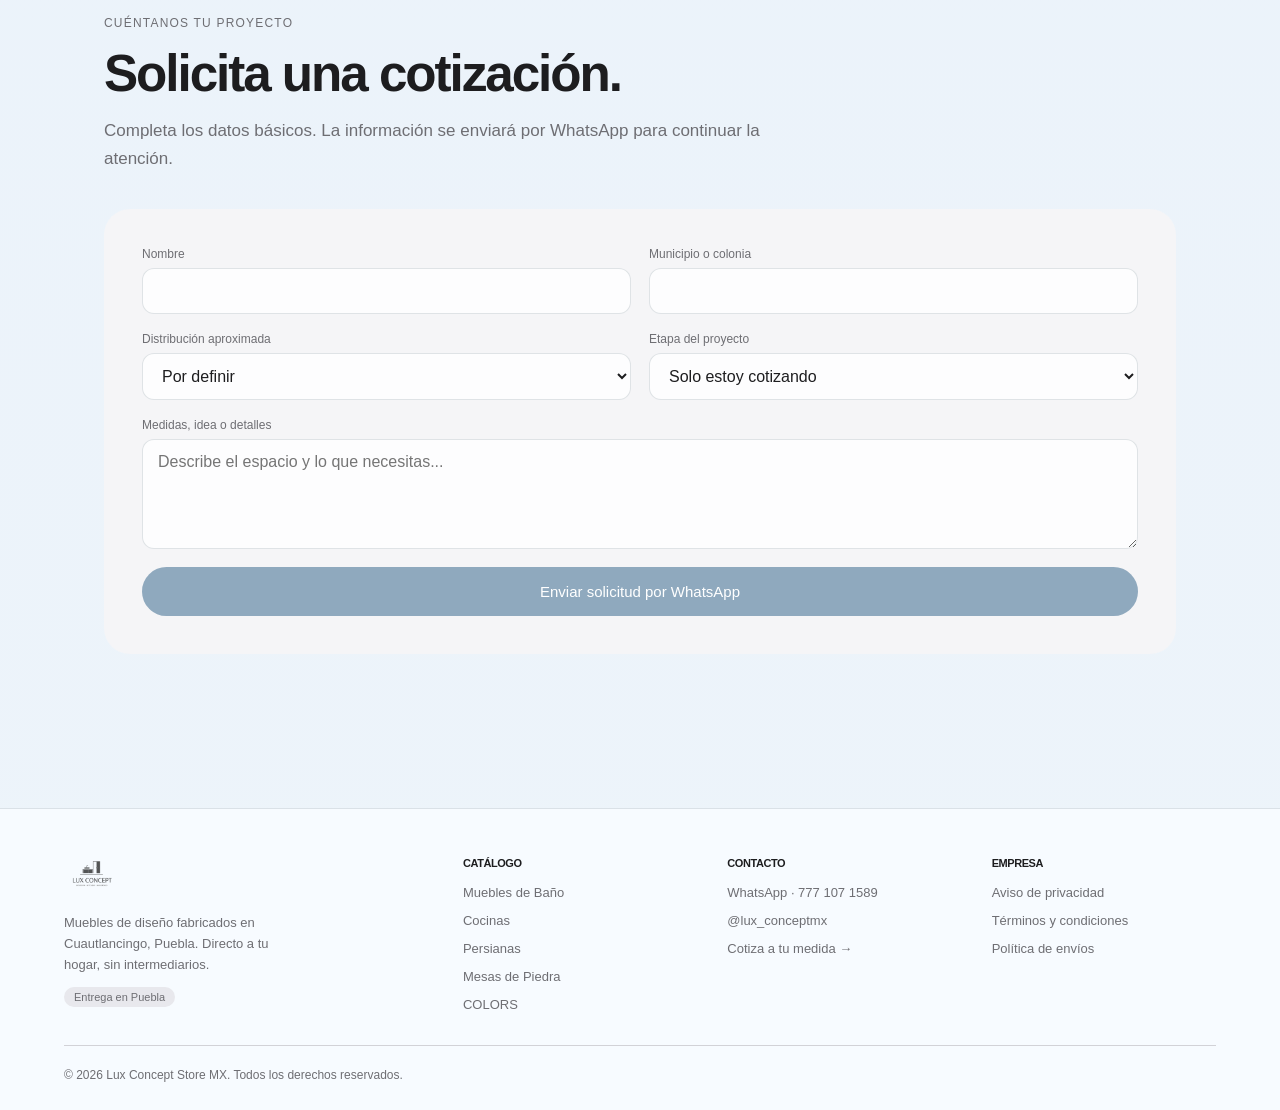
<file: cocinas.html>
<!DOCTYPE html>
<html lang="es">
<head>
  <meta charset="UTF-8">
  <meta name="viewport" content="width=device-width,initial-scale=1.0">
  <link rel="icon" type="image/svg+xml" href="../favicon.svg">
  <title>Cocinas y muebles de cocina en Puebla — Lux Concept</title>
  <meta name="description" content="Alacenas, botellero y cocinas a medida fabricadas en Puebla. Conoce Lux Cook S, M y L, Lux Wine Rack y solicita tu proyecto personalizado.">
  <link rel="stylesheet" href="../css/nav.css">
  <link rel="stylesheet" href="../css/main.css">
  <link rel="stylesheet" href="../css/footer.css">
  <link rel="stylesheet" href="../css/mobile.css">

  <style>
    .k-hero {
      max-width: 1200px;
      margin: 0 auto;
      padding: 72px 5% 64px;
      display: grid;
      grid-template-columns: 1fr 1fr;
      gap: 64px;
      align-items: center;
    }

    .k-eyebrow {
      font-size: 12px;
      letter-spacing: .1em;
      text-transform: uppercase;
      color: #6e6e73;
      margin-bottom: 14px;
    }

    .k-hero h1 {
      font-size: clamp(42px, 6vw, 78px);
      line-height: 1.02;
      letter-spacing: -.035em;
      margin: 0 0 20px;
    }

    .k-hero p {
      font-size: 17px;
      line-height: 1.65;
      color: #6e6e73;
      max-width: 520px;
    }

    .k-actions {
      display: flex;
      gap: 14px;
      margin-top: 30px;
      flex-wrap: wrap;
    }

    .k-visual {
      min-height: 460px;
      border-radius: 26px;
      background: #f5f5f7;
      position: relative;
      overflow: hidden;
      display: flex;
      align-items: flex-end;
      padding: 34px;
    }

    .k-wall {
      position: absolute;
      inset: 0;
      background: linear-gradient(145deg, #f7f4ef 0 55%, #ded6cb 55% 57%, #eee8df 57%);
    }

    .k-cabinets {
      position: relative;
      width: 100%;
      display: grid;
      grid-template-columns: 1.4fr .85fr .85fr;
      gap: 8px;
      align-items: end;
    }

    .k-cab {
      background: #c4a781;
      border-radius: 3px 3px 0 0;
      box-shadow: 0 18px 35px rgba(0, 0, 0, .12);
    }

    .k-cab:nth-child(1) { height: 205px; }
    .k-cab:nth-child(2) { height: 285px; background: #2d2d2d; }
    .k-cab:nth-child(3) { height: 205px; }

    .k-counter {
      position: absolute;
      height: 12px;
      background: #f3f0ea;
      left: 0;
      right: 0;
      bottom: 205px;
      border-radius: 3px;
    }

    .k-section {
      max-width: 1200px;
      margin: 0 auto;
      padding: 74px 5%;
    }

    .k-section h2 {
      font-size: clamp(30px, 4vw, 52px);
      letter-spacing: -.025em;
      margin-bottom: 14px;
    }

    .k-lead {
      color: #6e6e73;
      font-size: 17px;
      line-height: 1.65;
      max-width: 680px;
      margin-bottom: 36px;
    }

    .k-grid {
      display: grid;
      grid-template-columns: repeat(3, 1fr);
      gap: 20px;
    }

    .k-card {
      padding: 28px;
      border: 1px solid #e8e8ed;
      border-radius: 20px;
      background: white;
    }

    .k-card span {
      display: block;
      font-size: 11px;
      color: #6e6e73;
      letter-spacing: .1em;
      text-transform: uppercase;
      margin-bottom: 14px;
    }

    .k-card h3 {
      font-size: 20px;
      margin-bottom: 9px;
    }

    .k-card p {
      font-size: 14px;
      color: #6e6e73;
      line-height: 1.6;
    }

    /* Catálogo de muebles estándar */
    .k-products-section {
      background: #f5f5f7;
      border-top: 1px solid #e8e8ed;
      border-bottom: 1px solid #e8e8ed;
    }

    .k-products-inner {
      max-width: 1200px;
      margin: 0 auto;
      padding: 76px 5% 84px;
    }

    .k-products-head {
      display: flex;
      justify-content: space-between;
      align-items: end;
      gap: 30px;
      margin-bottom: 36px;
    }

    .k-products-head h2 {
      font-size: clamp(32px, 4.5vw, 56px);
      line-height: 1.05;
      letter-spacing: -.03em;
      margin: 0 0 12px;
    }

    .k-products-head p:not(.k-eyebrow) {
      max-width: 650px;
      color: #6e6e73;
      font-size: 16px;
      line-height: 1.65;
    }

    .k-products-grid {
      display: grid;
      grid-template-columns: repeat(2, minmax(0, 1fr));
      gap: 24px;
    }

    .k-product-card {
      background: #fff;
      border: 1px solid #e4e4e8;
      border-radius: 24px;
      overflow: hidden;
      min-width: 0;
      transition: transform .2s ease, box-shadow .2s ease;
    }

    .k-product-card:hover {
      transform: translateY(-4px);
      box-shadow: 0 18px 45px rgba(0, 0, 0, .08);
    }

    .k-product-media {
      position: relative;
      aspect-ratio: 4 / 3;
      background: #fafafa;
      display: flex;
      align-items: center;
      justify-content: center;
      overflow: hidden;
    }

    .k-product-media img {
      width: 88%;
      height: 88%;
      object-fit: contain;
      transition: opacity .22s ease, transform .3s ease;
    }

    .k-product-card:hover .k-product-media img {
      transform: scale(1.025);
    }

    .k-view-switch {
      position: absolute;
      left: 16px;
      bottom: 16px;
      display: flex;
      gap: 6px;
      padding: 5px;
      background: rgba(255, 255, 255, .9);
      border: 1px solid rgba(0, 0, 0, .08);
      border-radius: 980px;
      backdrop-filter: blur(12px);
      box-shadow: 0 5px 18px rgba(0, 0, 0, .08);
    }

    .k-view-btn {
      border: 0;
      background: transparent;
      color: #6e6e73;
      padding: 7px 12px;
      border-radius: 980px;
      cursor: pointer;
      font: inherit;
      font-size: 12px;
      transition: background .15s ease, color .15s ease;
    }

    .k-view-btn.active {
      background: #1d1d1f;
      color: #fff;
    }

    .k-product-body {
      padding: 24px 25px 26px;
    }

    .k-product-cat {
      font-size: 11px;
      color: #6e6e73;
      letter-spacing: .09em;
      text-transform: uppercase;
      margin-bottom: 8px;
    }

    .k-product-title-row {
      display: flex;
      align-items: start;
      justify-content: space-between;
      gap: 18px;
      margin-bottom: 10px;
    }

    .k-product-title-row h3 {
      font-size: 24px;
      letter-spacing: -.02em;
      line-height: 1.15;
      margin: 0;
    }

    .k-product-price {
      white-space: nowrap;
      font-size: 21px;
      font-weight: 600;
      letter-spacing: -.02em;
      color: #1d1d1f;
    }

    .k-product-price small {
      display: block;
      text-align: right;
      font-size: 10px;
      font-weight: 400;
      letter-spacing: .04em;
      color: #6e6e73;
      margin-top: 2px;
    }

    .k-product-desc {
      color: #6e6e73;
      font-size: 14px;
      line-height: 1.6;
      min-height: 45px;
      margin-bottom: 17px;
    }

    .k-product-specs {
      display: grid;
      grid-template-columns: repeat(3, minmax(0, 1fr));
      border-top: 1px solid #ededf0;
      border-bottom: 1px solid #ededf0;
      margin-bottom: 20px;
    }

    .k-product-spec {
      padding: 14px 10px;
      text-align: center;
      border-right: 1px solid #ededf0;
    }

    .k-product-spec:last-child { border-right: 0; }

    .k-product-spec span {
      display: block;
      font-size: 10px;
      color: #86868b;
      letter-spacing: .08em;
      text-transform: uppercase;
      margin-bottom: 4px;
    }

    .k-product-spec strong {
      font-size: 13px;
      color: #1d1d1f;
      font-weight: 600;
    }

    .k-product-actions {
      display: flex;
      align-items: center;
      gap: 12px;
    }

    .k-add-btn {
      flex: 1;
      border: 0;
      border-radius: 980px;
      padding: 14px 18px;
      background: #1d1d1f;
      color: #fff;
      font: inherit;
      font-size: 14px;
      font-weight: 600;
      cursor: pointer;
      transition: background .2s ease, transform .15s ease;
    }

    .k-add-btn:hover { background: #3a3a3c; }
    .k-add-btn:active { transform: scale(.985); }

    .k-added-message {
      display: none;
      color: #1a7a3e;
      font-size: 12px;
      font-weight: 600;
      white-space: nowrap;
    }

    .k-added-message.show { display: inline; }

    .k-products-note {
      margin-top: 24px;
      color: #6e6e73;
      font-size: 12px;
      line-height: 1.6;
      text-align: center;
    }

    .k-form {
      background: #f5f5f7;
      border-radius: 26px;
      padding: 38px;
      display: grid;
      grid-template-columns: 1fr 1fr;
      gap: 18px;
    }

    .k-field {
      display: flex;
      flex-direction: column;
      gap: 7px;
    }

    .k-field.full { grid-column: 1 / -1; }
    .k-field label { font-size: 12px; color: #6e6e73; }

    .k-field select,
    .k-field input,
    .k-field textarea {
      font: inherit;
      padding: 13px 15px;
      border: 1px solid #d2d2d7;
      border-radius: 12px;
      background: white;
      outline: none;
    }

    .k-field textarea {
      min-height: 110px;
      resize: vertical;
    }

    .k-submit {
      grid-column: 1 / -1;
      border: 0;
      border-radius: 980px;
      background: #1d1d1f;
      color: white;
      padding: 15px;
      font-size: 15px;
      font-weight: 600;
      cursor: pointer;
    }

    @media (max-width: 900px) {
      .k-products-grid { grid-template-columns: 1fr; }
    }

    @media (max-width: 800px) {
      .k-hero {
        grid-template-columns: 1fr;
        padding-top: 46px;
      }

      .k-visual { min-height: 330px; }
      .k-grid { grid-template-columns: 1fr; }
      .k-form { grid-template-columns: 1fr; }
      .k-field.full, .k-submit { grid-column: auto; }
      .k-products-head { display: block; }
    }

    @media (max-width: 540px) {
      .k-products-inner { padding-left: 4%; padding-right: 4%; }
      .k-product-title-row { display: block; }
      .k-product-price { margin-top: 10px; }
      .k-product-price small { display: inline; margin-left: 3px; }
      .k-product-actions { align-items: stretch; flex-direction: column; }
      .k-added-message { text-align: center; }
      .k-product-spec { padding-left: 5px; padding-right: 5px; }
    }
  
    .k-commercial-grid {
      display:grid;grid-template-columns:repeat(3,1fr);gap:14px;margin-top:28px
    }
    .k-commercial-card {
      background:#fff;border:1px solid #e4e4e8;border-radius:16px;padding:18px
    }
    .k-commercial-card strong {
      display:block;font-size:13px;color:#1d1d1f;margin-bottom:5px
    }
    .k-commercial-card span {
      display:block;font-size:12px;line-height:1.55;color:#6e6e73
    }
    @media(max-width:760px){.k-commercial-grid{grid-template-columns:1fr}}

  </style>
  <link rel="canonical" href="https://luxstoremx.netlify.app/pages/cocinas.html">
</head>
<body>
  <nav class="nav">
    <div class="nav-inner">
      <a href="../index.html" class="nav-logo">
        <img src="../assets/logos/logo-black.png" alt="Lux Concept">
      </a>

      <ul class="nav-links">
        <li><a href="bano.html">Muebles de Baño</a></li>
        <li><a href="cocinas.html">Cocinas</a></li>
        <li><a href="persianas.html">Persianas</a></li>
        <li><a href="mesas-piedra.html">Mesas de Piedra</a></li>
        <li><a href="colors.html" class="nav-colors">COLORS</a></li>
        <li>
          <a href="https://wa.me/527771071589?text=Hola%2C%20me%20interesa%20cotizar%20un%20mueble%20a%20medida.%20%C2%BFPodr%C3%ADan%20ayudarme%3F"
             target="_blank" rel="noopener" class="nav-cta">Cotiza a tu medida</a>
        </li>
      </ul>

      <div class="nav-actions">

        <a href="#" class="nav-icon" aria-label="Carrito">
          <svg width="16" height="16" viewBox="0 0 24 24" fill="none" stroke="currentColor" stroke-width="1.5" stroke-linecap="round">
            <path d="M6 2L3 6v14a2 2 0 0 0 2 2h14a2 2 0 0 0 2-2V6l-3-4z"/>
            <line x1="3" y1="6" x2="21" y2="6"/>
            <path d="M16 10a4 4 0 0 1-8 0"/>
          </svg>
        </a>

        <button class="nav-hamburger" id="hamburger" aria-label="Menú">
          <span></span><span></span><span></span>
        </button>
      </div>
    </div>
  </nav>

  <div class="nav-mobile-menu" id="mobile-menu">
    <a href="bano.html">Muebles de Baño</a>
    <a href="cocinas.html">Cocinas</a>
    <a href="persianas.html">Persianas</a>
    <a href="mesas-piedra.html">Mesas de Piedra</a>
    <a href="colors.html">COLORS</a>
    <a href="https://wa.me/527771071589?text=Hola%2C%20me%20interesa%20cotizar%20un%20mueble%20a%20medida.%20%C2%BFPodr%C3%ADan%20ayudarme%3F"
       target="_blank" rel="noopener" class="nav-cta">Cotiza a tu medida</a>
  </div>

  <main>
    <section class="k-hero">
      <div>
        <p class="k-eyebrow">Cocinas · Fabricación en Puebla</p>
        <h1>Diseñada para tu espacio.</h1>
        <p>Cada cocina comienza con tus medidas, tu forma de cocinar y el acabado que quieres ver todos los días. Elige uno de nuestros muebles estándar o solicita un proyecto completamente a medida.</p>
        <div class="k-actions">
          <a class="btn-primary" href="#muebles-cocina">Ver muebles de cocina</a>
          <a class="btn-secondary" href="#cotizar">Cotizar cocina a medida →</a>
        </div>
      </div>

      <div class="k-visual" aria-label="Representación de una cocina Lux Concept">
        <div class="k-wall"></div>
        <div class="k-cabinets">
          <div class="k-cab"></div>
          <div class="k-cab"></div>
          <div class="k-cab"></div>
          <div class="k-counter"></div>
        </div>
      </div>
    </section>

    <section class="k-products-section" id="muebles-cocina">
      <div class="k-products-inner">
        <div class="k-products-head">
          <div>
            <p class="k-eyebrow">Colección estándar</p>
            <h2>Muebles para organizar tu cocina.</h2>
            <p>Cuatro diseños fabricados en Puebla: tres alacenas y un botellero vertical. Puedes pedirlos individualmente o integrarlos dentro de un proyecto de cocina a medida.</p>
          </div>
        </div>

        <div class="k-products-grid">
          <article class="k-product-card" data-product="wine-rack">
            <div class="k-product-media">
              <img id="img-wine-rack"
                   src="../assets/products/cocinas/botellero/botellero.jpeg"
                   alt="Lux Wine Rack, botellero vertical de cocina"
                   loading="lazy">
            </div>

            <div class="k-product-body">
              <p class="k-product-cat">Botellero · Cocina</p>
              <div class="k-product-title-row">
                <h3>Lux Wine Rack</h3>
                <p class="k-product-price">$2,550 <small>MXN</small></p>
              </div>
              <p class="k-product-desc">Nicho vertical para organizar botellas y aprovechar espacios angostos dentro de la cocina.</p>

              <div class="k-product-specs" aria-label="Medidas Lux Wine Rack">
                <div class="k-product-spec"><span>Ancho</span><strong>50 cm</strong></div>
                <div class="k-product-spec"><span>Alto</span><strong>180 cm</strong></div>
                <div class="k-product-spec"><span>Prof.</span><strong>30 cm</strong></div>
              </div>

              <div class="k-product-actions">
                <button class="k-add-btn" type="button" onclick="addKitchenProduct('wine-rack')">Agregar al carrito</button>
                <span class="k-added-message" id="added-wine-rack" aria-live="polite">Agregado ✓</span>
              </div>
            </div>
          </article>

          <article class="k-product-card" data-product="cook-s">
            <div class="k-product-media">
              <img id="img-cook-s"
                   src="../assets/products/cocinas/alacena1/alacena1.jpeg"
                   alt="Lux Cook S cerrada"
                   loading="lazy">

              <div class="k-view-switch" aria-label="Vista de Lux Cook S">
                <button class="k-view-btn active" type="button"
                        onclick="setKitchenImage('cook-s','closed',this)">Cerrada</button>
                <button class="k-view-btn" type="button"
                        onclick="setKitchenImage('cook-s','open',this)">Abierta</button>
              </div>
            </div>

            <div class="k-product-body">
              <p class="k-product-cat">Alacena · Cocina</p>
              <div class="k-product-title-row">
                <h3>Lux Cook S</h3>
                <p class="k-product-price">$1,750 <small>MXN</small></p>
              </div>
              <p class="k-product-desc">Alacena compacta para almacenamiento superior. Ideal para cocinas pequeñas o composiciones modulares.</p>

              <div class="k-product-specs" aria-label="Medidas Lux Cook S">
                <div class="k-product-spec"><span>Ancho</span><strong>60 cm</strong></div>
                <div class="k-product-spec"><span>Alto</span><strong>50 cm</strong></div>
                <div class="k-product-spec"><span>Prof.</span><strong>30 cm</strong></div>
              </div>

              <div class="k-product-actions">
                <button class="k-add-btn" type="button" onclick="addKitchenProduct('cook-s')">Agregar al carrito</button>
                <span class="k-added-message" id="added-cook-s" aria-live="polite">Agregado ✓</span>
              </div>
            </div>
          </article>

          <article class="k-product-card" data-product="cook-m">
            <div class="k-product-media">
              <img id="img-cook-m"
                   src="../assets/products/cocinas/alacena2/alacena2.jpeg"
                   alt="Lux Cook M cerrada"
                   loading="lazy">

              <div class="k-view-switch" aria-label="Vista de Lux Cook M">
                <button class="k-view-btn active" type="button"
                        onclick="setKitchenImage('cook-m','closed',this)">Cerrada</button>
                <button class="k-view-btn" type="button"
                        onclick="setKitchenImage('cook-m','open',this)">Abierta</button>
              </div>
            </div>

            <div class="k-product-body">
              <p class="k-product-cat">Alacena · Cocina</p>
              <div class="k-product-title-row">
                <h3>Lux Cook M</h3>
                <p class="k-product-price">$1,950 <small>MXN</small></p>
              </div>
              <p class="k-product-desc">Alacena de dos puertas con dos nichos centrales para objetos de uso frecuente o decoración.</p>

              <div class="k-product-specs" aria-label="Medidas Lux Cook M">
                <div class="k-product-spec"><span>Ancho</span><strong>80 cm</strong></div>
                <div class="k-product-spec"><span>Alto</span><strong>50 cm</strong></div>
                <div class="k-product-spec"><span>Prof.</span><strong>30 cm</strong></div>
              </div>

              <div class="k-product-actions">
                <button class="k-add-btn" type="button" onclick="addKitchenProduct('cook-m')">Agregar al carrito</button>
                <span class="k-added-message" id="added-cook-m" aria-live="polite">Agregado ✓</span>
              </div>
            </div>
          </article>

          <article class="k-product-card" data-product="cook-l">
            <div class="k-product-media">
              <img id="img-cook-l"
                   src="../assets/products/cocinas/alacena3/alacena3.jpeg"
                   alt="Lux Cook L cerrada"
                   loading="lazy">

              <div class="k-view-switch" aria-label="Vista de Lux Cook L">
                <button class="k-view-btn active" type="button"
                        onclick="setKitchenImage('cook-l','closed',this)">Cerrada</button>
                <button class="k-view-btn" type="button"
                        onclick="setKitchenImage('cook-l','open',this)">Abierta</button>
              </div>
            </div>

            <div class="k-product-body">
              <p class="k-product-cat">Alacena · Cocina</p>
              <div class="k-product-title-row">
                <h3>Lux Cook L</h3>
                <p class="k-product-price">$2,500 <small>MXN</small></p>
              </div>
              <p class="k-product-desc">Alacena amplia de dos puertas y dos nichos centrales, pensada para ofrecer mayor capacidad de almacenamiento.</p>

              <div class="k-product-specs" aria-label="Medidas Lux Cook L">
                <div class="k-product-spec"><span>Ancho</span><strong>100 cm</strong></div>
                <div class="k-product-spec"><span>Alto</span><strong>70 cm</strong></div>
                <div class="k-product-spec"><span>Prof.</span><strong>30 cm</strong></div>
              </div>

              <div class="k-product-actions">
                <button class="k-add-btn" type="button" onclick="addKitchenProduct('cook-l')">Agregar al carrito</button>
                <span class="k-added-message" id="added-cook-l" aria-live="polite">Agregado ✓</span>
              </div>
            </div>
          </article>
        </div>

        <p class="k-products-note">Las fotografías muestran los modelos de referencia. La apariencia del color puede variar según la pantalla y la iluminación.</p>
        <div class="k-commercial-grid">
          <div class="k-commercial-card">
            <strong>Precio del mueble mostrado</strong>
            <span>El precio corresponde al modelo y medidas publicadas. Cambios de medida o configuración se cotizan por separado.</span>
          </div>
          <div class="k-commercial-card">
            <strong>Acabado por confirmar</strong>
            <span>El color final se elige con el cliente. La apariencia puede variar según la pantalla y la iluminación.</span>
          </div>
          <div class="k-commercial-card">
            <strong>Entrega e instalación</strong>
            <span>La disponibilidad, el traslado y la instalación se confirman antes de aceptar el pedido.</span>
          </div>
        </div>

      </div>
    </section>

    <section class="k-section">
      <p class="k-eyebrow">Un proyecto, paso a paso</p>
      <h2>De la idea a la instalación.</h2>
      <p class="k-lead">La cotización final depende de las medidas, distribución, materiales, herrajes y accesorios elegidos.</p>

      <div class="k-grid">
        <article class="k-card">
          <span>01</span>
          <h3>Medimos y entendemos</h3>
          <p>Revisamos el espacio, necesidades de almacenamiento, instalaciones y estilo deseado.</p>
        </article>

        <article class="k-card">
          <span>02</span>
          <h3>Diseñamos y cotizamos</h3>
          <p>Definimos distribución, materiales, colores, herrajes y alcance del proyecto.</p>
        </article>

        <article class="k-card">
          <span>03</span>
          <h3>Fabricamos e instalamos</h3>
          <p>El proyecto pasa a fabricación y coordinamos la entrega e instalación en Puebla.</p>
        </article>
      </div>
    </section>

    <section class="k-section" id="cotizar">
      <p class="k-eyebrow">Cuéntanos tu proyecto</p>
      <h2>Solicita una cotización.</h2>
      <p class="k-lead">Completa los datos básicos. La información se enviará por WhatsApp para continuar la atención.</p>

      <form class="k-form" id="kitchen-form">
        <div class="k-field">
          <label for="k-name">Nombre</label>
          <input id="k-name" required>
        </div>

        <div class="k-field">
          <label for="k-zone">Municipio o colonia</label>
          <input id="k-zone" required>
        </div>

        <div class="k-field">
          <label for="k-layout">Distribución aproximada</label>
          <select id="k-layout">
            <option>Por definir</option>
            <option>Lineal</option>
            <option>En L</option>
            <option>En U</option>
            <option>Con isla</option>
          </select>
        </div>

        <div class="k-field">
          <label for="k-stage">Etapa del proyecto</label>
          <select id="k-stage">
            <option>Solo estoy cotizando</option>
            <option>Ya tengo medidas</option>
            <option>Ya tengo diseño o planos</option>
            <option>Necesito visita y medición</option>
          </select>
        </div>

        <div class="k-field full">
          <label for="k-notes">Medidas, idea o detalles</label>
          <textarea id="k-notes" placeholder="Describe el espacio y lo que necesitas..."></textarea>
        </div>

        <button class="k-submit" type="submit">Enviar solicitud por WhatsApp</button>
      </form>
    </section>
  </main>

  <footer class="site-footer">
    <div class="footer-inner">
      <div class="footer-top">
        <div class="footer-brand">
          <img src="../assets/logos/logo-black.png" alt="Lux Concept Store MX">
          <p>Muebles de diseño fabricados en Cuautlancingo, Puebla. Directo a tu hogar, sin intermediarios.</p>
          <span class="footer-badge">Entrega en Puebla</span>
        </div>

        <div class="footer-col">
          <h4>Catálogo</h4>
          <ul>
            <li><a href="bano.html">Muebles de Baño</a></li>
            <li><a href="cocinas.html">Cocinas</a></li>
            <li><a href="persianas.html">Persianas</a></li>
            <li><a href="mesas-piedra.html">Mesas de Piedra</a></li>
            <li><a href="colors.html">COLORS</a></li>
          </ul>
        </div>

        <div class="footer-col">
          <h4>Contacto</h4>
          <ul>
            <li><a href="https://wa.me/527771071589" target="_blank" rel="noopener">WhatsApp · 777 107 1589</a></li>
            <li><a href="https://www.instagram.com/lux_conceptmx/" target="_blank" rel="noopener">@lux_conceptmx</a></li>
            <li><a href="https://wa.me/527771071589?text=Hola%2C%20me%20interesa%20cotizar." target="_blank" rel="noopener">Cotiza a tu medida →</a></li>
          </ul>
        </div>

        <div class="footer-col">
          <h4>Empresa</h4>
          <ul>
            <li><a href="legal.html#privacidad">Aviso de privacidad</a></li>
            <li><a href="legal.html#terminos">Términos y condiciones</a></li>
            <li><a href="legal.html#envios">Política de envíos</a></li>
          </ul>
        </div>
      </div>

      <div class="footer-bottom">
        <p class="footer-copy">© 2026 Lux Concept Store MX. Todos los derechos reservados.</p>
      </div>
    </div>
  </footer>

  <script>
    const hamburger = document.getElementById('hamburger');
    const mobileMenu = document.getElementById('mobile-menu');

    if (hamburger && mobileMenu) {
      hamburger.addEventListener('click', () => mobileMenu.classList.toggle('open'));
      mobileMenu.querySelectorAll('a').forEach(a => {
        a.addEventListener('click', () => mobileMenu.classList.remove('open'));
      });
    }

    const KITCHEN_PRODUCTS = {
      'wine-rack': {
        id: 'lux-wine-rack',
        name: 'Lux Wine Rack',
        category: 'Muebles de Cocina',
        unitPrice: 2550,
        image: '../assets/products/cocinas/botellero/botellero.jpeg',
        details: '50 × 180 × 30 cm · Botellero vertical'
      },
      'cook-s': {
        id: 'lux-cook-s',
        name: 'Lux Cook S',
        category: 'Muebles de Cocina',
        unitPrice: 1750,
        image: '../assets/products/cocinas/alacena1/alacena1.jpeg',
        images: {
          closed: '../assets/products/cocinas/alacena1/alacena1.jpeg',
          open: '../assets/products/cocinas/alacena1/alacena1abierta.jpeg'
        },
        details: '60 × 50 × 30 cm · Alacena compacta'
      },
      'cook-m': {
        id: 'lux-cook-m',
        name: 'Lux Cook M',
        category: 'Muebles de Cocina',
        unitPrice: 1950,
        image: '../assets/products/cocinas/alacena2/alacena2.jpeg',
        images: {
          closed: '../assets/products/cocinas/alacena2/alacena2.jpeg',
          open: '../assets/products/cocinas/alacena2/alacena2abierta.jpeg'
        },
        details: '80 × 50 × 30 cm · 2 puertas y 2 nichos centrales'
      },
      'cook-l': {
        id: 'lux-cook-l',
        name: 'Lux Cook L',
        category: 'Muebles de Cocina',
        unitPrice: 2500,
        image: '../assets/products/cocinas/alacena3/alacena3.jpeg',
        images: {
          closed: '../assets/products/cocinas/alacena3/alacena3.jpeg',
          open: '../assets/products/cocinas/alacena3/alacena3abierta.jpeg'
        },
        details: '100 × 70 × 30 cm · 2 puertas y 2 nichos centrales'
      }
    };

    function setKitchenImage(productKey, state, button) {
      const product = KITCHEN_PRODUCTS[productKey];
      const image = document.getElementById('img-' + productKey);

      if (!product || !product.images || !product.images[state] || !image) return;

      image.style.opacity = '0';

      setTimeout(() => {
        image.src = product.images[state];
        image.alt = product.name + (state === 'open' ? ' abierta' : ' cerrada');
        image.style.opacity = '1';
      }, 130);

      const switchContainer = button.closest('.k-view-switch');
      switchContainer.querySelectorAll('.k-view-btn').forEach(btn => btn.classList.remove('active'));
      button.classList.add('active');
    }

    function addKitchenProduct(productKey) {
      const product = KITCHEN_PRODUCTS[productKey];

      if (!product) return;

      if (!window.LuxCart || typeof window.LuxCart.add !== 'function') {
        alert('El carrito todavía no está disponible. Recarga la página e inténtalo de nuevo.');
        return;
      }

      window.LuxCart.add({
        id: product.id,
        name: product.name,
        category: product.category,
        unitPrice: product.unitPrice,
        qty: 1,
        image: product.image,
        details: product.details
      });

      const confirmation = document.getElementById('added-' + productKey);

      if (confirmation) {
        confirmation.classList.add('show');
        clearTimeout(confirmation._hideTimer);
        confirmation._hideTimer = setTimeout(() => confirmation.classList.remove('show'), 2200);
      }
    }

    document.getElementById('kitchen-form').addEventListener('submit', function (event) {
      event.preventDefault();

      const name = document.getElementById('k-name').value.trim();
      const zone = document.getElementById('k-zone').value.trim();
      const layout = document.getElementById('k-layout').value;
      const stage = document.getElementById('k-stage').value;
      const details = document.getElementById('k-notes').value.trim();

      const message = `Hola, me interesa cotizar una cocina a medida.\n\nNombre: ${name}\nZona: ${zone}\nDistribución: ${layout}\nEtapa: ${stage}\nDetalles: ${details || 'Por definir'}`;

      window.open(
        'https://wa.me/527771071589?text=' + encodeURIComponent(message),
        '_blank',
        'noopener'
      );
    });
  </script>

  <script src="../js/cart.js"></script>
  <script src="../js/lux-fixes.js"></script>
</body>
</html>
</file>
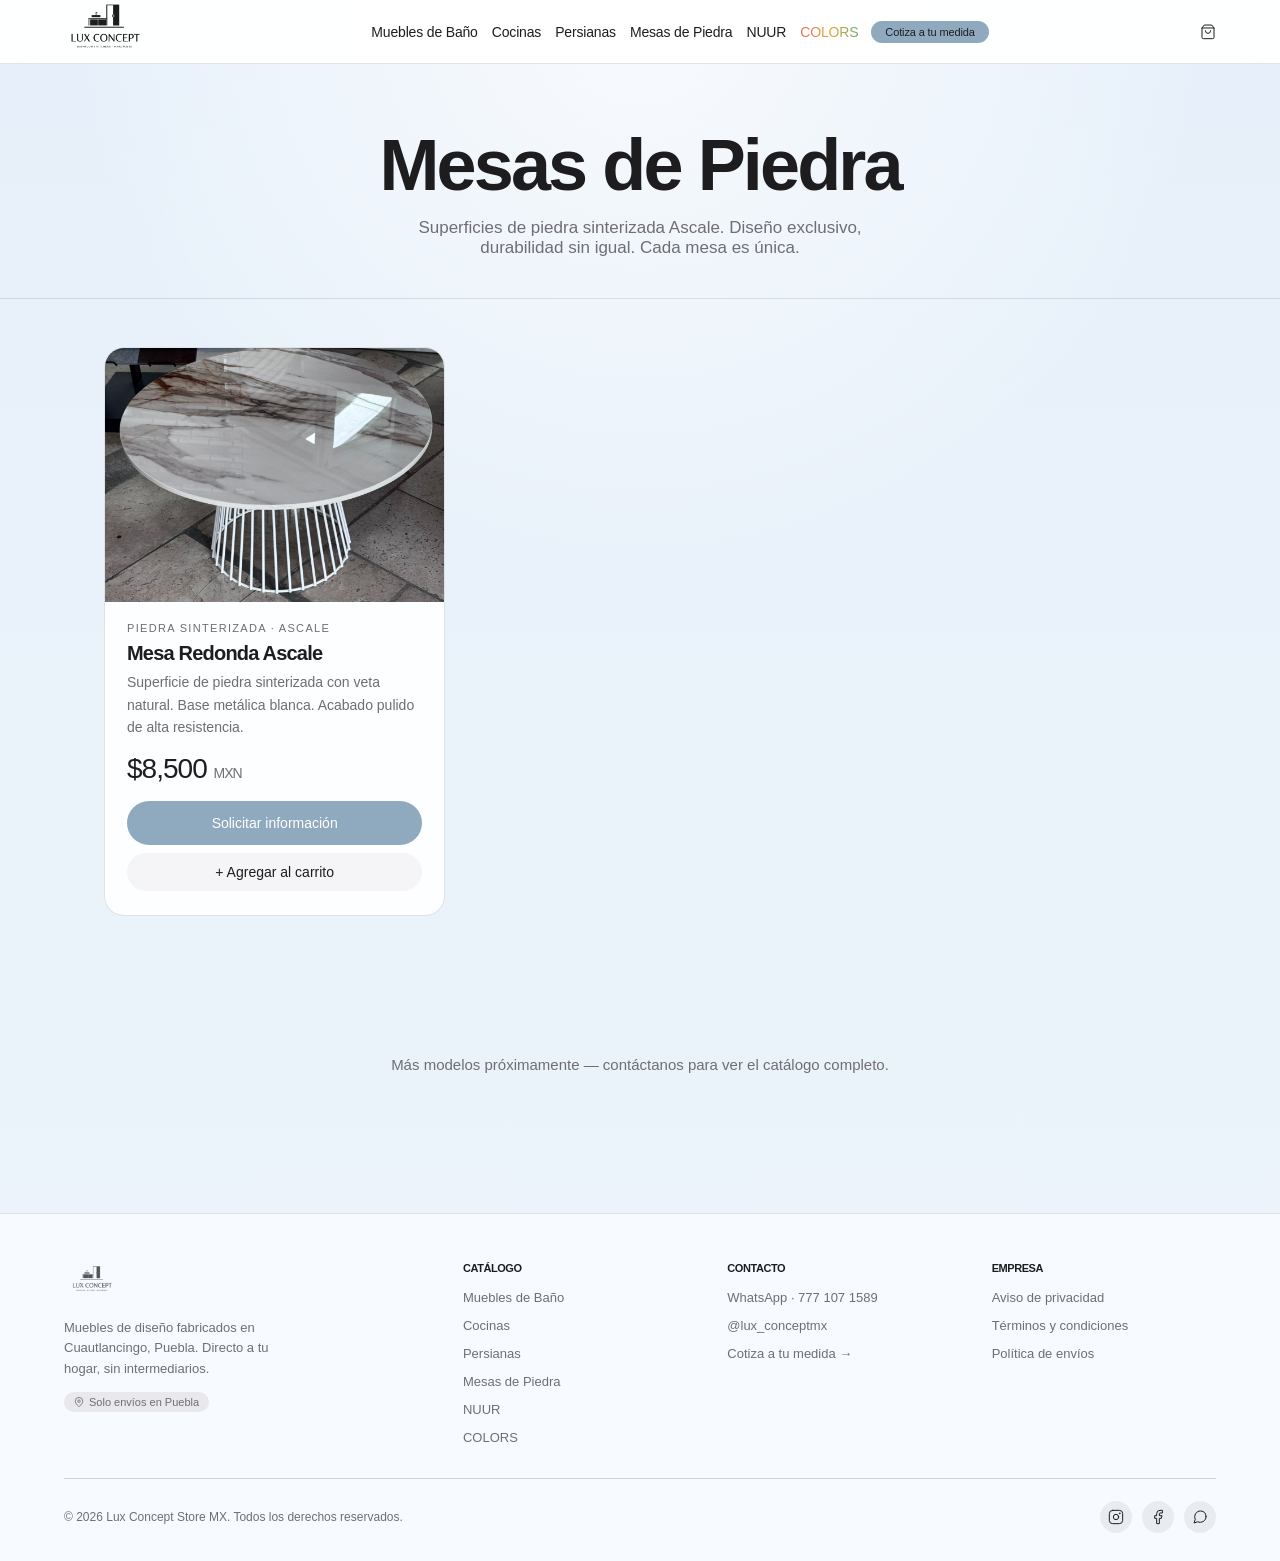
<file: mesas-piedra.html>
<!DOCTYPE html>
<html lang="es">
<head>
  <meta charset="UTF-8">
  <link rel="icon" type="image/svg+xml" href="../favicon.svg">
  <meta name="description" content="Mesas de piedra sinterizada Ascale en Puebla — Diseño exclusivo, durabilidad sin igual. Mesa Redonda Ascale desde $8,500 MXN. Entrega en Puebla.">
  <meta name="keywords" content="mesas piedra puebla, mesa ascale puebla, piedra sinterizada, mesas diseño puebla">
  <meta name="author" content="Lux Concept Store MX">
  <meta name="robots" content="index, follow">
  <meta property="og:title" content="Mesas de Piedra Ascale — Lux Concept Store MX">
  <meta property="og:description" content="Superficies de piedra sinterizada Ascale. Desde $8,500 MXN. Entrega en Puebla.">
  <meta property="og:type" content="website">
  <meta property="og:locale" content="es_MX">
  <link rel="stylesheet" href="../css/footer.css">
  <meta name="viewport" content="width=device-width, initial-scale=1.0">
  <title>Mesas de Piedra — Lux Concept</title>
  <link rel="stylesheet" href="../css/nav.css">
  <link rel="stylesheet" href="../css/main.css">
  <style>
    .mesas-hero {
      text-align: center;
      padding: 60px 5% 40px;
      border-bottom: 1px solid #f0f0f0;
    }
    .mesas-hero h1 {
      font-size: clamp(36px, 6vw, 72px);
      font-weight: 600;
      letter-spacing: -0.02em;
      color: #1d1d1f;
      margin-bottom: 12px;
    }
    .mesas-hero p {
      font-size: 17px;
      color: #6e6e73;
      max-width: 500px;
      margin: 0 auto;
    }
    .mesas-grid {
      max-width: 1200px;
      margin: 0 auto;
      padding: 48px 5% 80px;
      display: grid;
      grid-template-columns: repeat(auto-fill, minmax(320px, 1fr));
      gap: 24px;
    }
    .mesa-card {
      border: 1px solid #e8e8e8;
      border-radius: 20px;
      overflow: hidden;
      background: #fff;
      transition: transform .2s;
    }
    .mesa-card:hover { transform: translateY(-4px); }
    .mesa-card img {
      width: 100%;
      aspect-ratio: 4/3;
      object-fit: cover;
      display: block;
    }
    .mesa-card-body { padding: 20px 22px 24px; }
    .mesa-card-cat {
      font-size: 11px;
      letter-spacing: .1em;
      text-transform: uppercase;
      color: #6e6e73;
      margin-bottom: 8px;
    }
    .mesa-card-name {
      font-size: 20px;
      font-weight: 600;
      color: #1d1d1f;
      margin-bottom: 6px;
    }
    .mesa-card-desc {
      font-size: 14px;
      color: #6e6e73;
      line-height: 1.6;
      margin-bottom: 6px;
    }
    .mesa-card-price {
      font-size: 28px;
      font-weight: 300;
      color: #1d1d1f;
      margin: 14px 0 16px;
    }
    .mesa-card-price span {
      font-size: 14px;
      color: #6e6e73;
    }
    .btn-whatsapp {
      display: block;
      width: 100%;
      padding: 13px;
      background: #1d1d1f;
      color: white;
      border: none;
      border-radius: 980px;
      font-size: 14px;
      font-weight: 500;
      text-align: center;
      text-decoration: none;
      transition: background .2s;
      font-family: -apple-system, sans-serif;
    }
    .btn-whatsapp:hover { background: #515154; }
    .coming-soon {
      text-align: center;
      padding: 60px 5%;
      color: #6e6e73;
      font-size: 15px;
    }
  </style>
  <link rel="stylesheet" href="../css/mobile.css">
</head>
<body>

  <!-- NAV -->
  <nav class="nav">
    <div class="nav-inner">
      <a href="../index.html" class="nav-logo">
        <img src="../assets/logos/logo-black.png" alt="Lux Concept">
      </a>
      <ul class="nav-links">
        <li><a href="bano.html">Muebles de Baño</a></li>
        <li><a href="cocinas.html">Cocinas</a></li>
        <li><a href="#">Persianas</a></li>
        <li><a href="mesas-piedra.html">Mesas de Piedra</a></li>
        <li><a href="nuur.html">NUUR</a></li>
        <li><a href="colors.html" class="nav-colors">COLORS</a></li>
        <li>
          <a href="https://wa.me/527771071589?text=Hola%2C%20me%20interesa%20cotizar%20un%20mueble%20a%20medida.%20%C2%BFPodr%C3%ADan%20ayudarme%3F"
             target="_blank" class="nav-cta">Cotiza a tu medida</a>
        </li>
      </ul>
      <div class="nav-actions">
        <a href="#" class="nav-icon" aria-label="Carrito">
          <svg width="16" height="16" viewBox="0 0 24 24" fill="none" stroke="currentColor" stroke-width="1.5" stroke-linecap="round"><path d="M6 2L3 6v14a2 2 0 0 0 2 2h14a2 2 0 0 0 2-2V6l-3-4z"/><line x1="3" y1="6" x2="21" y2="6"/><path d="M16 10a4 4 0 0 1-8 0"/></svg>
        </a>
        <button class="nav-hamburger" id="hamburger" aria-label="Menú">
          <span></span><span></span><span></span>
        </button>
      </div>
    </div>
  </nav>
  <div class="nav-mobile-menu" id="mobile-menu">
    <a href="bano.html">Muebles de Baño</a>
    <a href="cocinas.html">Cocinas</a>
    <a href="#">Persianas</a>
    <a href="mesas-piedra.html">Mesas de Piedra</a>
    <a href="nuur.html">NUUR</a>
    <a href="colors.html">COLORS</a>
    <a href="https://wa.me/527771071589?text=Hola%2C%20me%20interesa%20cotizar%20un%20mueble%20a%20medida.%20%C2%BFPodr%C3%ADan%20ayudarme%3F" target="_blank" class="nav-cta">Cotiza a tu medida</a>
  </div>

  <!-- HERO -->
  <div class="mesas-hero">
    <h1>Mesas de Piedra</h1>
    <p>Superficies de piedra sinterizada Ascale. Diseño exclusivo, durabilidad sin igual. Cada mesa es única.</p>
  </div>

  <!-- GRID -->
  <div class="mesas-grid">

    <div class="mesa-card">
      <img src="../assets/products/mesas-piedra/MESA.jpeg"
           alt="Mesa redonda piedra sinterizada Ascale">
      <div class="mesa-card-body">
        <p class="mesa-card-cat">Piedra sinterizada · Ascale</p>
        <p class="mesa-card-name">Mesa Redonda Ascale</p>
        <p class="mesa-card-desc">Superficie de piedra sinterizada con veta natural. Base metálica blanca. Acabado pulido de alta resistencia.</p>
        <p class="mesa-card-price">$8,500 <span>MXN</span></p>
        <a href="https://wa.me/527771071589?text=Hola%2C%20me%20interesa%20la%20Mesa%20Redonda%20Ascale%20de%20%248%2C500%20MXN.%20%C2%BFTienen%20disponibilidad%3F"
           target="_blank" class="btn-whatsapp">Solicitar información</a>
        <button
          type="button"
          onclick="LuxCart.add({
            id:'mesa-redonda-ascale',
            name:'Mesa Redonda Ascale',
            category:'Mesas de Piedra',
            unitPrice:8500,
            qty:1,
            image:'../assets/products/mesas-piedra/MESA.jpeg',
            details:'Piedra sinterizada Ascale · Base metálica blanca'
          })"
          style="display:block;width:100%;padding:11px;background:#f5f5f7;color:#1d1d1f;border:none;border-radius:980px;font-size:14px;font-weight:500;text-align:center;cursor:pointer;margin-top:8px;font-family:-apple-system,sans-serif;transition:background .2s;"
          onmouseover="this.style.background='#e8e8ed'"
          onmouseout="this.style.background='#f5f5f7'"
        >+ Agregar al carrito</button>
      </div>
    </div>

  </div>

  <p class="coming-soon">Más modelos próximamente — contáctanos para ver el catálogo completo.</p>

  <!-- FOOTER -->
  <footer class="site-footer">
    <div class="footer-inner">
      <div class="footer-top">
        <div class="footer-brand">
          <img src="../assets/logos/logo-black.png" alt="Lux Concept Store MX">
          <p>Muebles de diseño fabricados en Cuautlancingo, Puebla. Directo a tu hogar, sin intermediarios.</p>
          <span class="footer-badge">
            <svg width="10" height="10" viewBox="0 0 24 24" fill="none" stroke="currentColor" stroke-width="2"><path d="M21 10c0 7-9 13-9 13S3 17 3 10a9 9 0 0 1 18 0z"/><circle cx="12" cy="10" r="3"/></svg>
            Solo envíos en Puebla
          </span>
        </div>
        <div class="footer-col">
          <h4>Catálogo</h4>
          <ul>
            <li><a href="bano.html">Muebles de Baño</a></li>
            <li><a href="cocinas.html">Cocinas</a></li><li><a href="persianas.html">Persianas</a></li>
            <li><a href="mesas-piedra.html">Mesas de Piedra</a></li>
            <li><a href="nuur.html">NUUR</a></li>
            <li><a href="colors.html">COLORS</a></li>
          </ul>
        </div>
        <div class="footer-col">
          <h4>Contacto</h4>
          <ul>
            <li><a href="https://wa.me/527771071589" target="_blank">WhatsApp · 777 107 1589</a></li>
            <li><a href="https://www.instagram.com/lux_conceptmx/" target="_blank">@lux_conceptmx</a></li>
            <li><a href="https://wa.me/527771071589?text=Hola%2C%20me%20interesa%20cotizar." target="_blank">Cotiza a tu medida →</a></li>
          </ul>
        </div>
        <div class="footer-col">
          <h4>Empresa</h4>
          <ul>
            <li><a href="legal.html#privacidad">Aviso de privacidad</a></li>
            <li><a href="legal.html#terminos">Términos y condiciones</a></li>
            <li><a href="legal.html#envios">Política de envíos</a></li>
          </ul>
        </div>
      </div>
      <div class="footer-bottom">
        <p class="footer-copy">© 2026 Lux Concept Store MX. Todos los derechos reservados.</p>
        <div class="footer-social">
          <a href="https://www.instagram.com/lux_conceptmx/" target="_blank" aria-label="Instagram">
            <svg viewBox="0 0 24 24" fill="none" stroke="currentColor" stroke-width="1.5" stroke-linecap="round"><rect x="2" y="2" width="20" height="20" rx="5"/><circle cx="12" cy="12" r="4"/><circle cx="17.5" cy="6.5" r="0.5" fill="currentColor"/></svg>
          </a>
          <a href="https://www.facebook.com/profile.php?id=61570695387130" target="_blank" aria-label="Facebook">
            <svg viewBox="0 0 24 24" fill="none" stroke="currentColor" stroke-width="1.5" stroke-linecap="round"><path d="M18 2h-3a5 5 0 0 0-5 5v3H7v4h3v8h4v-8h3l1-4h-4V7a1 1 0 0 1 1-1h3z"/></svg>
          </a>
          <a href="https://wa.me/527771071589" target="_blank" aria-label="WhatsApp">
            <svg viewBox="0 0 24 24" fill="none" stroke="currentColor" stroke-width="1.5" stroke-linecap="round"><path d="M21 11.5a8.38 8.38 0 0 1-.9 3.8 8.5 8.5 0 0 1-7.6 4.7 8.38 8.38 0 0 1-3.8-.9L3 21l1.9-5.7a8.38 8.38 0 0 1-.9-3.8 8.5 8.5 0 0 1 4.7-7.6 8.38 8.38 0 0 1 3.8-.9h.5a8.48 8.48 0 0 1 8 8v.5z"/></svg>
          </a>
        </div>
      </div>
    </div>
  </footer>
  <script>
    const hamburger = document.getElementById('hamburger');
    const mobileMenu = document.getElementById('mobile-menu');
    if (hamburger && mobileMenu) {
      hamburger.addEventListener('click', () => mobileMenu.classList.toggle('open'));
      mobileMenu.querySelectorAll('a').forEach(a => a.addEventListener('click', () => mobileMenu.classList.remove('open')));
    }
  </script>
  <script src="../js/cart.js"></script>
  <script src="../js/lux-fixes.js"></script>
</body>
</html>
</file>
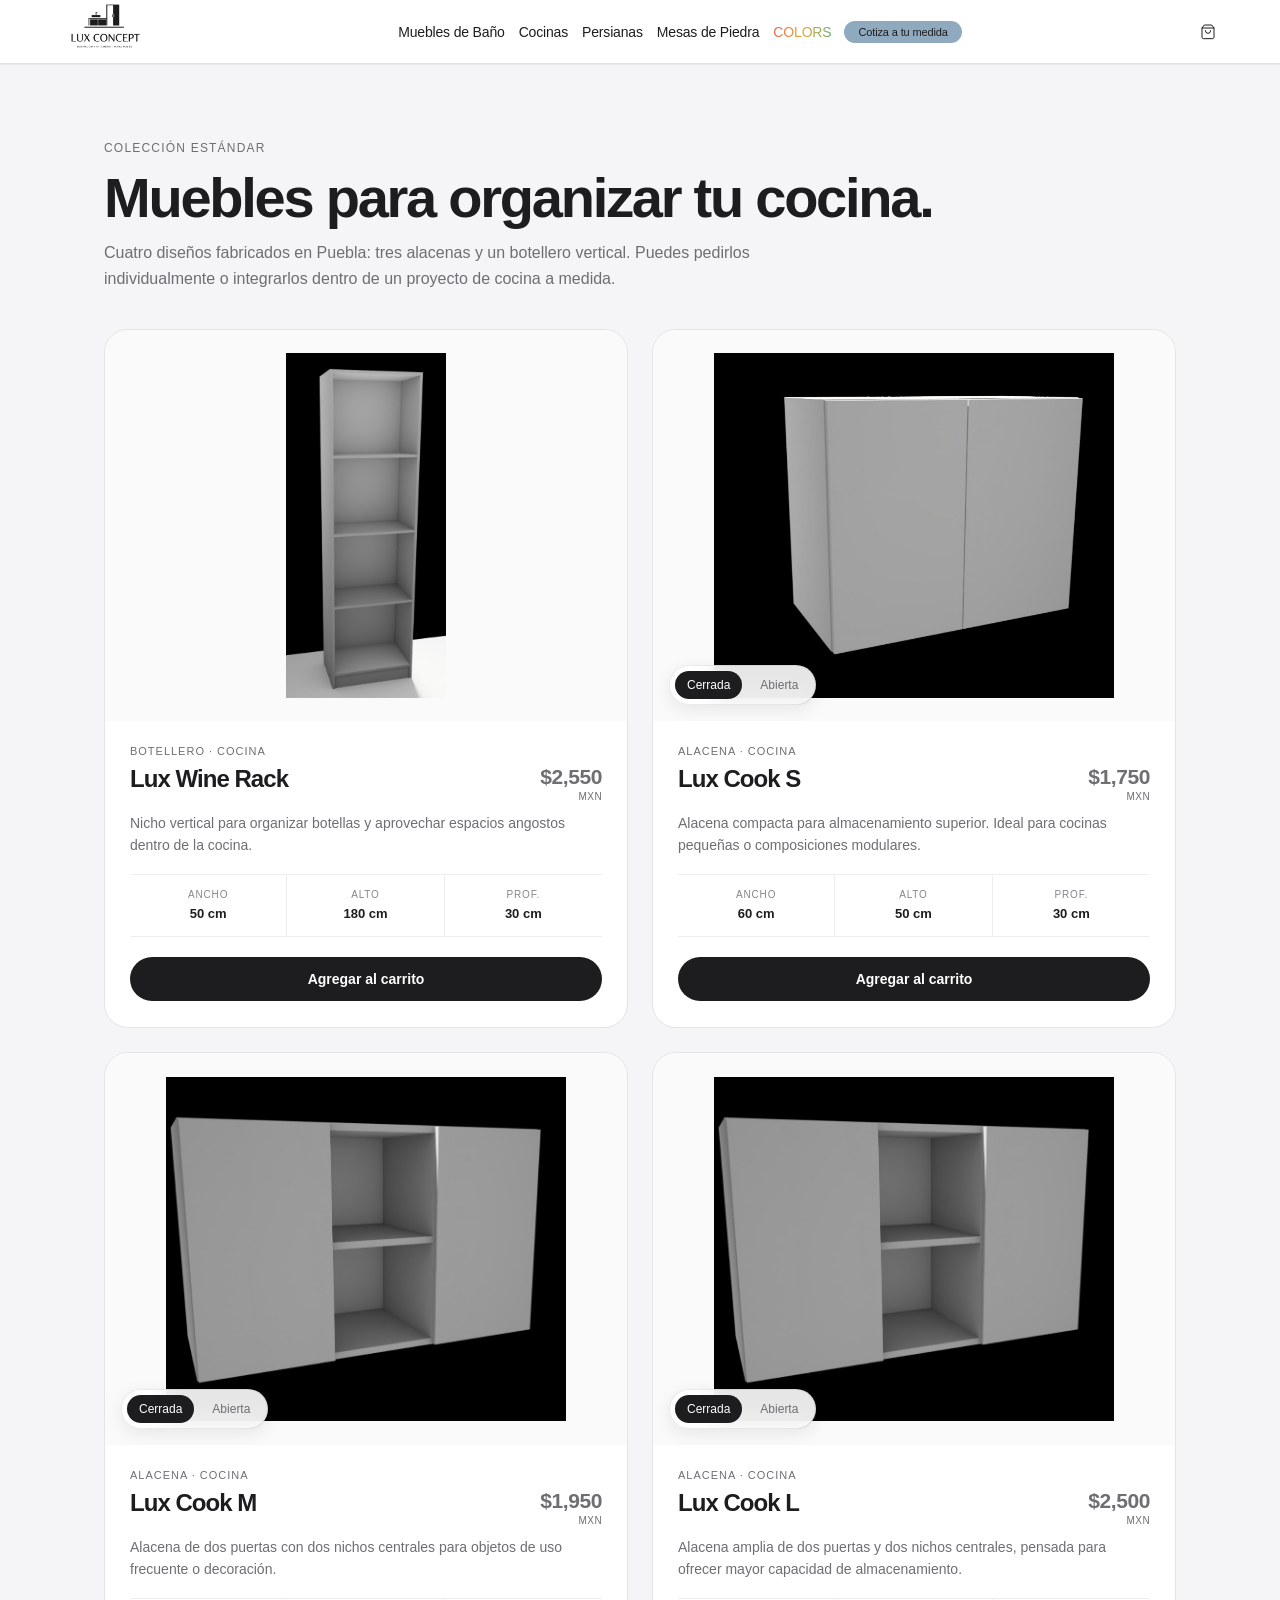
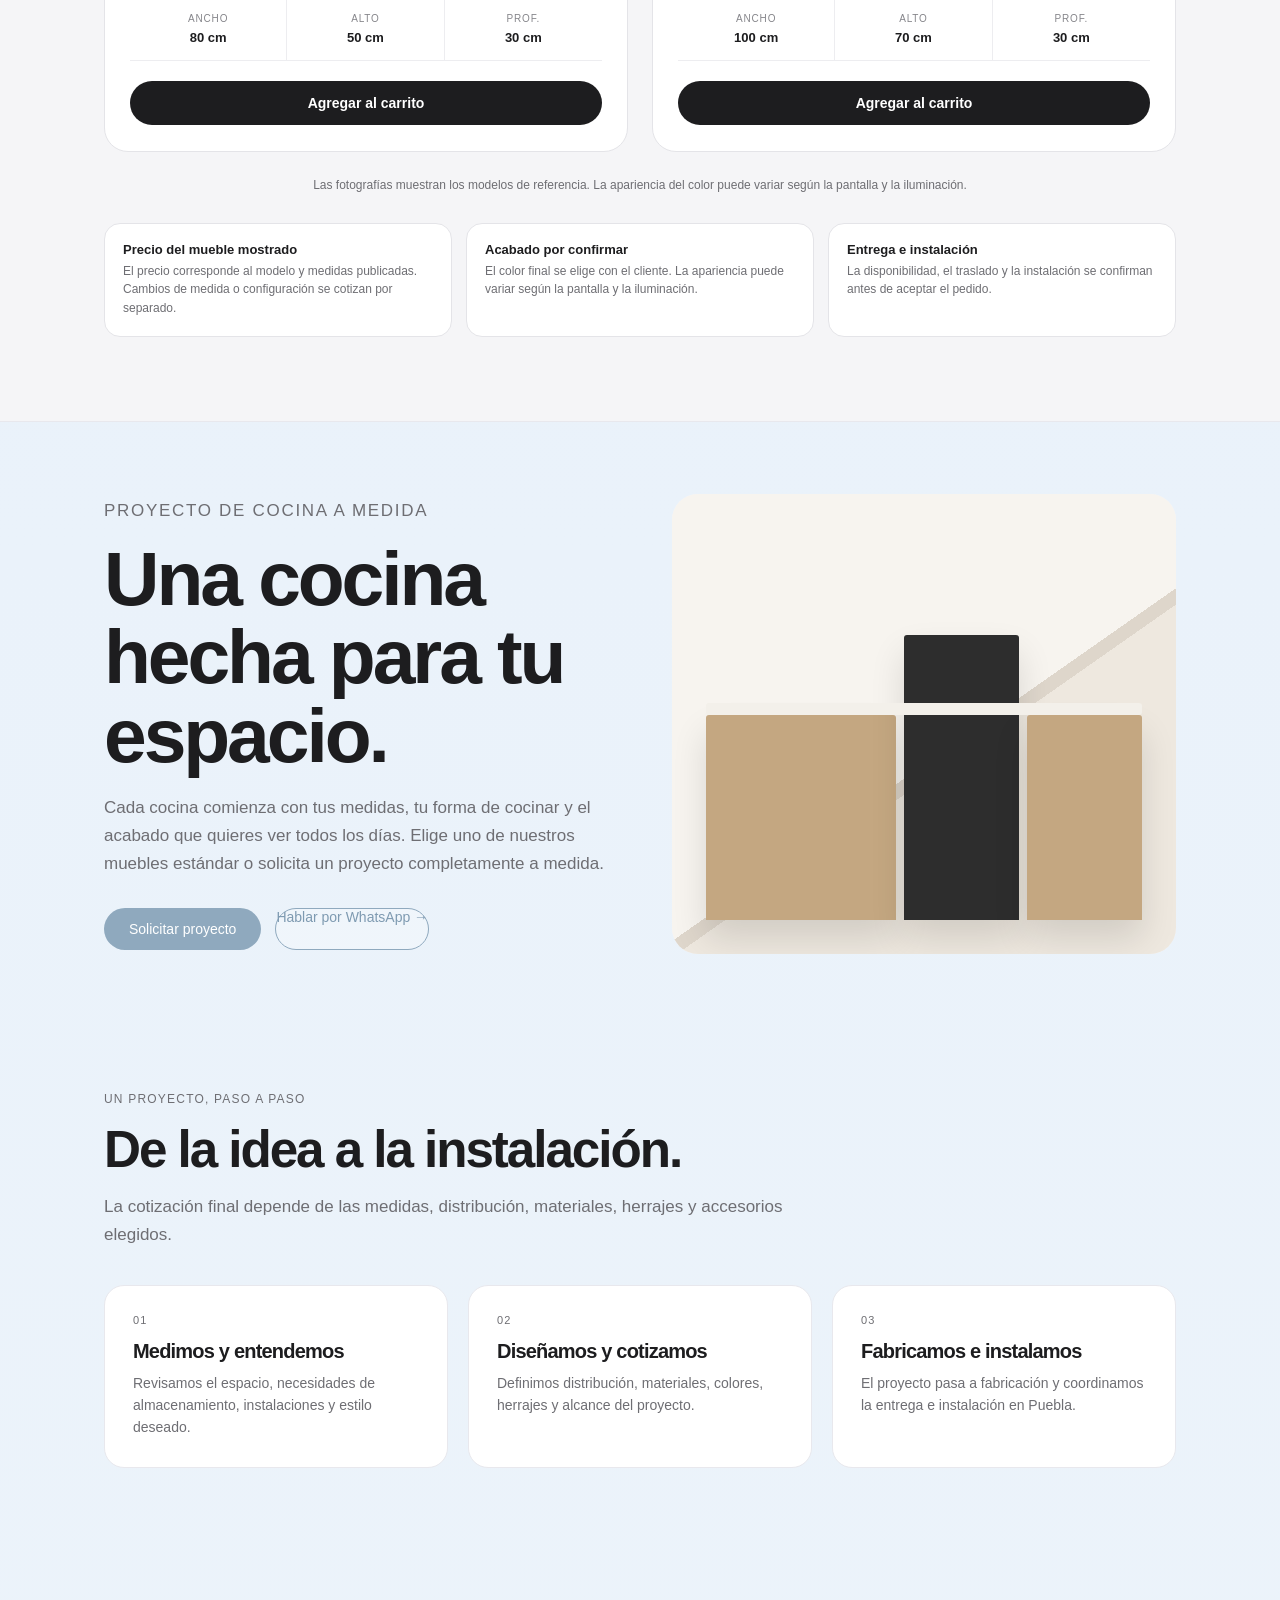
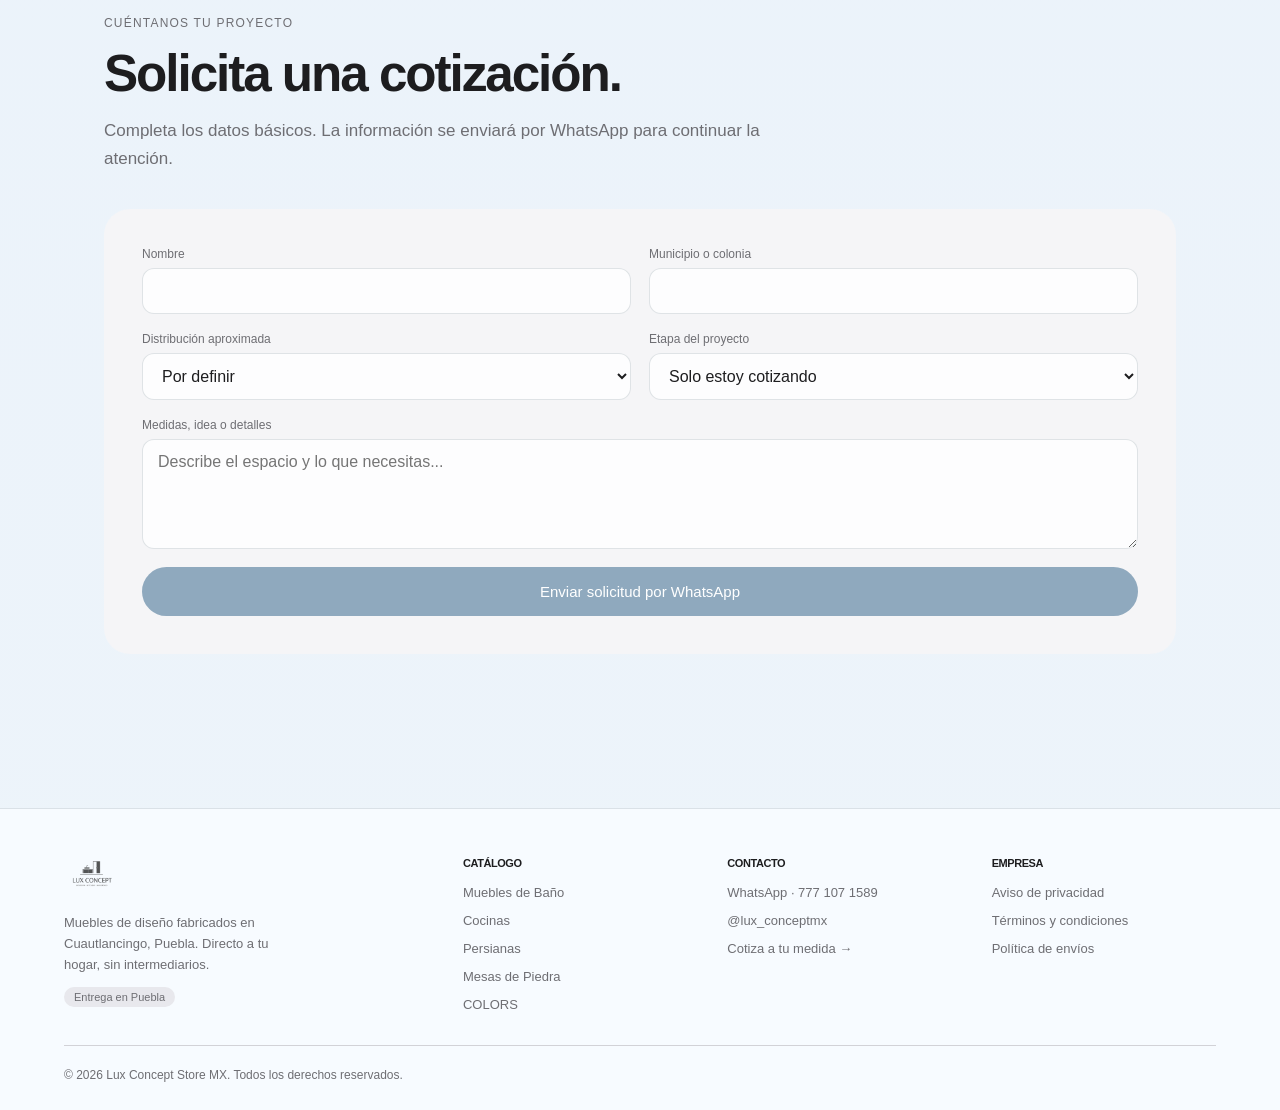
<file: pages/cocinas.html>
<!DOCTYPE html>

<html lang="es">
<head>
<meta name="lux-build" content="2026-06-24-kitchen-restored-shipping-01">
<meta charset="utf-8"/>
<meta content="width=device-width,initial-scale=1.0" name="viewport"/>
<link href="../favicon.svg" rel="icon" type="image/svg+xml"/>
<title>Cocinas y muebles de cocina en Puebla — Lux Concept</title>
<meta content="Alacenas, botellero y cocinas a medida fabricadas en Puebla. Conoce Lux Cook S, M y L, Lux Wine Rack y solicita tu proyecto personalizado." name="description"/>
<link href="../css/nav.css" rel="stylesheet"/>
<link href="../css/main.css" rel="stylesheet"/>
<link href="../css/footer.css" rel="stylesheet"/>
<link href="../css/mobile.css" rel="stylesheet"/>
<style>
    .k-hero {
      max-width: 1200px;
      margin: 0 auto;
      padding: 72px 5% 64px;
      display: grid;
      grid-template-columns: 1fr 1fr;
      gap: 64px;
      align-items: center;
    }

    .k-eyebrow {
      font-size: 12px;
      letter-spacing: .1em;
      text-transform: uppercase;
      color: #6e6e73;
      margin-bottom: 14px;
    }

    .k-hero h1 {
      font-size: clamp(42px, 6vw, 78px);
      line-height: 1.02;
      letter-spacing: -.035em;
      margin: 0 0 20px;
    }

    .k-hero p {
      font-size: 17px;
      line-height: 1.65;
      color: #6e6e73;
      max-width: 520px;
    }

    .k-actions {
      display: flex;
      gap: 14px;
      margin-top: 30px;
      flex-wrap: wrap;
    }

    .k-visual {
      min-height: 460px;
      border-radius: 26px;
      background: #f5f5f7;
      position: relative;
      overflow: hidden;
      display: flex;
      align-items: flex-end;
      padding: 34px;
    }

    .k-wall {
      position: absolute;
      inset: 0;
      background: linear-gradient(145deg, #f7f4ef 0 55%, #ded6cb 55% 57%, #eee8df 57%);
    }

    .k-cabinets {
      position: relative;
      width: 100%;
      display: grid;
      grid-template-columns: 1.4fr .85fr .85fr;
      gap: 8px;
      align-items: end;
    }

    .k-cab {
      background: #c4a781;
      border-radius: 3px 3px 0 0;
      box-shadow: 0 18px 35px rgba(0, 0, 0, .12);
    }

    .k-cab:nth-child(1) { height: 205px; }
    .k-cab:nth-child(2) { height: 285px; background: #2d2d2d; }
    .k-cab:nth-child(3) { height: 205px; }

    .k-counter {
      position: absolute;
      height: 12px;
      background: #f3f0ea;
      left: 0;
      right: 0;
      bottom: 205px;
      border-radius: 3px;
    }

    .k-section {
      max-width: 1200px;
      margin: 0 auto;
      padding: 74px 5%;
    }

    .k-section h2 {
      font-size: clamp(30px, 4vw, 52px);
      letter-spacing: -.025em;
      margin-bottom: 14px;
    }

    .k-lead {
      color: #6e6e73;
      font-size: 17px;
      line-height: 1.65;
      max-width: 680px;
      margin-bottom: 36px;
    }

    .k-grid {
      display: grid;
      grid-template-columns: repeat(3, 1fr);
      gap: 20px;
    }

    .k-card {
      padding: 28px;
      border: 1px solid #e8e8ed;
      border-radius: 20px;
      background: white;
    }

    .k-card span {
      display: block;
      font-size: 11px;
      color: #6e6e73;
      letter-spacing: .1em;
      text-transform: uppercase;
      margin-bottom: 14px;
    }

    .k-card h3 {
      font-size: 20px;
      margin-bottom: 9px;
    }

    .k-card p {
      font-size: 14px;
      color: #6e6e73;
      line-height: 1.6;
    }

    /* Catálogo de muebles estándar */
    .k-products-section {
      background: #f5f5f7;
      border-top: 1px solid #e8e8ed;
      border-bottom: 1px solid #e8e8ed;
    }

    .k-products-inner {
      max-width: 1200px;
      margin: 0 auto;
      padding: 76px 5% 84px;
    }

    .k-products-head {
      display: flex;
      justify-content: space-between;
      align-items: end;
      gap: 30px;
      margin-bottom: 36px;
    }

    .k-products-head h2 {
      font-size: clamp(32px, 4.5vw, 56px);
      line-height: 1.05;
      letter-spacing: -.03em;
      margin: 0 0 12px;
    }

    .k-products-head p:not(.k-eyebrow) {
      max-width: 650px;
      color: #6e6e73;
      font-size: 16px;
      line-height: 1.65;
    }

    .k-products-grid {
      display: grid;
      grid-template-columns: repeat(2, minmax(0, 1fr));
      gap: 24px;
    }

    .k-product-card {
      background: #fff;
      border: 1px solid #e4e4e8;
      border-radius: 24px;
      overflow: hidden;
      min-width: 0;
      transition: transform .2s ease, box-shadow .2s ease;
    }

    .k-product-card:hover {
      transform: translateY(-4px);
      box-shadow: 0 18px 45px rgba(0, 0, 0, .08);
    }

    .k-product-media {
      position: relative;
      aspect-ratio: 4 / 3;
      background: #fafafa;
      display: flex;
      align-items: center;
      justify-content: center;
      overflow: hidden;
    }

    .k-product-media img {
      width: 88%;
      height: 88%;
      object-fit: contain;
      transition: opacity .22s ease, transform .3s ease;
    }

    .k-product-card:hover .k-product-media img {
      transform: scale(1.025);
    }

    .k-view-switch {
      position: absolute;
      left: 16px;
      bottom: 16px;
      display: flex;
      gap: 6px;
      padding: 5px;
      background: rgba(255, 255, 255, .9);
      border: 1px solid rgba(0, 0, 0, .08);
      border-radius: 980px;
      backdrop-filter: blur(12px);
      box-shadow: 0 5px 18px rgba(0, 0, 0, .08);
    }

    .k-view-btn {
      border: 0;
      background: transparent;
      color: #6e6e73;
      padding: 7px 12px;
      border-radius: 980px;
      cursor: pointer;
      font: inherit;
      font-size: 12px;
      transition: background .15s ease, color .15s ease;
    }

    .k-view-btn.active {
      background: #1d1d1f;
      color: #fff;
    }

    .k-product-body {
      padding: 24px 25px 26px;
    }

    .k-product-cat {
      font-size: 11px;
      color: #6e6e73;
      letter-spacing: .09em;
      text-transform: uppercase;
      margin-bottom: 8px;
    }

    .k-product-title-row {
      display: flex;
      align-items: start;
      justify-content: space-between;
      gap: 18px;
      margin-bottom: 10px;
    }

    .k-product-title-row h3 {
      font-size: 24px;
      letter-spacing: -.02em;
      line-height: 1.15;
      margin: 0;
    }

    .k-product-price {
      white-space: nowrap;
      font-size: 21px;
      font-weight: 600;
      letter-spacing: -.02em;
      color: #1d1d1f;
    }

    .k-product-price small {
      display: block;
      text-align: right;
      font-size: 10px;
      font-weight: 400;
      letter-spacing: .04em;
      color: #6e6e73;
      margin-top: 2px;
    }

    .k-product-desc {
      color: #6e6e73;
      font-size: 14px;
      line-height: 1.6;
      min-height: 45px;
      margin-bottom: 17px;
    }

    .k-product-specs {
      display: grid;
      grid-template-columns: repeat(3, minmax(0, 1fr));
      border-top: 1px solid #ededf0;
      border-bottom: 1px solid #ededf0;
      margin-bottom: 20px;
    }

    .k-product-spec {
      padding: 14px 10px;
      text-align: center;
      border-right: 1px solid #ededf0;
    }

    .k-product-spec:last-child { border-right: 0; }

    .k-product-spec span {
      display: block;
      font-size: 10px;
      color: #86868b;
      letter-spacing: .08em;
      text-transform: uppercase;
      margin-bottom: 4px;
    }

    .k-product-spec strong {
      font-size: 13px;
      color: #1d1d1f;
      font-weight: 600;
    }

    .k-product-actions {
      display: flex;
      align-items: center;
      gap: 12px;
    }

    .k-add-btn {
      flex: 1;
      border: 0;
      border-radius: 980px;
      padding: 14px 18px;
      background: #1d1d1f;
      color: #fff;
      font: inherit;
      font-size: 14px;
      font-weight: 600;
      cursor: pointer;
      transition: background .2s ease, transform .15s ease;
    }

    .k-add-btn:hover { background: #3a3a3c; }
    .k-add-btn:active { transform: scale(.985); }

    .k-added-message {
      display: none;
      color: #1a7a3e;
      font-size: 12px;
      font-weight: 600;
      white-space: nowrap;
    }

    .k-added-message.show { display: inline; }

    .k-products-note {
      margin-top: 24px;
      color: #6e6e73;
      font-size: 12px;
      line-height: 1.6;
      text-align: center;
    }

    .k-form {
      background: #f5f5f7;
      border-radius: 26px;
      padding: 38px;
      display: grid;
      grid-template-columns: 1fr 1fr;
      gap: 18px;
    }

    .k-field {
      display: flex;
      flex-direction: column;
      gap: 7px;
    }

    .k-field.full { grid-column: 1 / -1; }
    .k-field label { font-size: 12px; color: #6e6e73; }

    .k-field select,
    .k-field input,
    .k-field textarea {
      font: inherit;
      padding: 13px 15px;
      border: 1px solid #d2d2d7;
      border-radius: 12px;
      background: white;
      outline: none;
    }

    .k-field textarea {
      min-height: 110px;
      resize: vertical;
    }

    .k-submit {
      grid-column: 1 / -1;
      border: 0;
      border-radius: 980px;
      background: #1d1d1f;
      color: white;
      padding: 15px;
      font-size: 15px;
      font-weight: 600;
      cursor: pointer;
    }

    @media (max-width: 900px) {
      .k-products-grid { grid-template-columns: 1fr; }
    }

    @media (max-width: 800px) {
      .k-hero {
        grid-template-columns: 1fr;
        padding-top: 46px;
      }

      .k-visual { min-height: 330px; }
      .k-grid { grid-template-columns: 1fr; }
      .k-form { grid-template-columns: 1fr; }
      .k-field.full, .k-submit { grid-column: auto; }
      .k-products-head { display: block; }
    }

    @media (max-width: 540px) {
      .k-products-inner { padding-left: 4%; padding-right: 4%; }
      .k-product-title-row { display: block; }
      .k-product-price { margin-top: 10px; }
      .k-product-price small { display: inline; margin-left: 3px; }
      .k-product-actions { align-items: stretch; flex-direction: column; }
      .k-added-message { text-align: center; }
      .k-product-spec { padding-left: 5px; padding-right: 5px; }
    }
  
    .k-commercial-grid {
      display:grid;grid-template-columns:repeat(3,1fr);gap:14px;margin-top:28px
    }
    .k-commercial-card {
      background:#fff;border:1px solid #e4e4e8;border-radius:16px;padding:18px
    }
    .k-commercial-card strong {
      display:block;font-size:13px;color:#1d1d1f;margin-bottom:5px
    }
    .k-commercial-card span {
      display:block;font-size:12px;line-height:1.55;color:#6e6e73
    }
    @media(max-width:760px){.k-commercial-grid{grid-template-columns:1fr}}

  </style>
<link href="https://luxstoremx.netlify.app/pages/cocinas.html" rel="canonical"/>
<link href="../css/quote-panel.css" rel="stylesheet"/></head>
<body>
<nav class="nav">
<div class="nav-inner">
<a class="nav-logo" href="../index.html">
<img alt="Lux Concept" src="../assets/logos/logo-black.png"/>
</a>
<ul class="nav-links">
<li><a href="bano.html">Muebles de Baño</a></li>
<li><a href="cocinas.html">Cocinas</a></li>
<li><a href="persianas.html">Persianas</a></li>
<li><a href="mesas-piedra.html">Mesas de Piedra</a></li>
<li><a class="nav-colors" href="colors.html">COLORS</a></li>
<li>
<a class="nav-cta" href="https://wa.me/527771071589?text=Hola%2C%20me%20interesa%20cotizar%20un%20mueble%20a%20medida.%20%C2%BFPodr%C3%ADan%20ayudarme%3F" rel="noopener" target="_blank">Cotiza a tu medida</a>
</li>
</ul>
<div class="nav-actions">
<a aria-label="Carrito" class="nav-icon" href="#">
<svg fill="none" height="16" stroke="currentColor" stroke-linecap="round" stroke-width="1.5" viewbox="0 0 24 24" width="16">
<path d="M6 2L3 6v14a2 2 0 0 0 2 2h14a2 2 0 0 0 2-2V6l-3-4z"></path>
<line x1="3" x2="21" y1="6" y2="6"></line>
<path d="M16 10a4 4 0 0 1-8 0"></path>
</svg>
</a>
<button aria-label="Menú" class="nav-hamburger" id="hamburger">
<span></span><span></span><span></span>
</button>
</div>
</div>
</nav>
<div class="nav-mobile-menu" id="mobile-menu">
<a href="bano.html">Muebles de Baño</a>
<a href="cocinas.html">Cocinas</a>
<a href="persianas.html">Persianas</a>
<a href="mesas-piedra.html">Mesas de Piedra</a>
<a href="colors.html">COLORS</a>
<a class="nav-cta" href="https://wa.me/527771071589?text=Hola%2C%20me%20interesa%20cotizar%20un%20mueble%20a%20medida.%20%C2%BFPodr%C3%ADan%20ayudarme%3F" rel="noopener" target="_blank">Cotiza a tu medida</a>
</div>
<main>
<section class="k-products-section" id="muebles-cocina">
<div class="k-products-inner">
<div class="k-products-head">
<div>
<p class="k-eyebrow">Colección estándar</p>
<h2>Muebles para organizar tu cocina.</h2>
<p>Cuatro diseños fabricados en Puebla: tres alacenas y un botellero vertical. Puedes pedirlos individualmente o integrarlos dentro de un proyecto de cocina a medida.</p>
</div>
</div>
<div class="k-products-grid">
<article class="k-product-card" data-product="wine-rack" id="product-wine-rack" onclick="openKitchenQuote('wine-rack')" onkeydown="if(event.key==='Enter'||event.key===' '){event.preventDefault();openKitchenQuote('wine-rack')}" role="button" tabindex="0">
<div class="k-product-media">
<img alt="Lux Wine Rack, botellero vertical de cocina" id="img-wine-rack" loading="lazy" src="../assets/products/cocinas/botellero/botellero.jpeg"/>
</div>
<div class="k-product-body">
<p class="k-product-cat">Botellero · Cocina</p>
<div class="k-product-title-row">
<h3>Lux Wine Rack</h3>
<p class="k-product-price">$2,550 <small>MXN</small></p>
</div>
<p class="k-product-desc">Nicho vertical para organizar botellas y aprovechar espacios angostos dentro de la cocina.</p>
<div aria-label="Medidas Lux Wine Rack" class="k-product-specs">
<div class="k-product-spec"><span>Ancho</span><strong>50 cm</strong></div>
<div class="k-product-spec"><span>Alto</span><strong>180 cm</strong></div>
<div class="k-product-spec"><span>Prof.</span><strong>30 cm</strong></div>
</div>
<div class="k-product-actions">
<button class="k-add-btn" onclick="event.stopPropagation();openKitchenQuote('wine-rack')" type="button">Agregar al carrito</button>

</div>
</div>
</article>
<article class="k-product-card" data-product="cook-s" id="product-cook-s" onclick="openKitchenQuote('cook-s')" onkeydown="if(event.key==='Enter'||event.key===' '){event.preventDefault();openKitchenQuote('cook-s')}" role="button" tabindex="0">
<div class="k-product-media">
<img alt="Lux Cook S cerrada" id="img-cook-s" loading="lazy" src="../assets/products/cocinas/alacena1/alacena1.jpeg"/>
<div aria-label="Vista de Lux Cook S" class="k-view-switch">
<button class="k-view-btn active" onclick="event.stopPropagation();setKitchenImage('cook-s','closed',this)" type="button">Cerrada</button>
<button class="k-view-btn" onclick="event.stopPropagation();setKitchenImage('cook-s','open',this)" type="button">Abierta</button>
</div>
</div>
<div class="k-product-body">
<p class="k-product-cat">Alacena · Cocina</p>
<div class="k-product-title-row">
<h3>Lux Cook S</h3>
<p class="k-product-price">$1,750 <small>MXN</small></p>
</div>
<p class="k-product-desc">Alacena compacta para almacenamiento superior. Ideal para cocinas pequeñas o composiciones modulares.</p>
<div aria-label="Medidas Lux Cook S" class="k-product-specs">
<div class="k-product-spec"><span>Ancho</span><strong>60 cm</strong></div>
<div class="k-product-spec"><span>Alto</span><strong>50 cm</strong></div>
<div class="k-product-spec"><span>Prof.</span><strong>30 cm</strong></div>
</div>
<div class="k-product-actions">
<button class="k-add-btn" onclick="event.stopPropagation();openKitchenQuote('cook-s')" type="button">Agregar al carrito</button>

</div>
</div>
</article>
<article class="k-product-card" data-product="cook-m" id="product-cook-m" onclick="openKitchenQuote('cook-m')" onkeydown="if(event.key==='Enter'||event.key===' '){event.preventDefault();openKitchenQuote('cook-m')}" role="button" tabindex="0">
<div class="k-product-media">
<img alt="Lux Cook M cerrada" id="img-cook-m" loading="lazy" src="../assets/products/cocinas/alacena2/alacena2.jpeg"/>
<div aria-label="Vista de Lux Cook M" class="k-view-switch">
<button class="k-view-btn active" onclick="event.stopPropagation();setKitchenImage('cook-m','closed',this)" type="button">Cerrada</button>
<button class="k-view-btn" onclick="event.stopPropagation();setKitchenImage('cook-m','open',this)" type="button">Abierta</button>
</div>
</div>
<div class="k-product-body">
<p class="k-product-cat">Alacena · Cocina</p>
<div class="k-product-title-row">
<h3>Lux Cook M</h3>
<p class="k-product-price">$1,950 <small>MXN</small></p>
</div>
<p class="k-product-desc">Alacena de dos puertas con dos nichos centrales para objetos de uso frecuente o decoración.</p>
<div aria-label="Medidas Lux Cook M" class="k-product-specs">
<div class="k-product-spec"><span>Ancho</span><strong>80 cm</strong></div>
<div class="k-product-spec"><span>Alto</span><strong>50 cm</strong></div>
<div class="k-product-spec"><span>Prof.</span><strong>30 cm</strong></div>
</div>
<div class="k-product-actions">
<button class="k-add-btn" onclick="event.stopPropagation();openKitchenQuote('cook-m')" type="button">Agregar al carrito</button>

</div>
</div>
</article>
<article class="k-product-card" data-product="cook-l" id="product-cook-l" onclick="openKitchenQuote('cook-l')" onkeydown="if(event.key==='Enter'||event.key===' '){event.preventDefault();openKitchenQuote('cook-l')}" role="button" tabindex="0">
<div class="k-product-media">
<img alt="Lux Cook L cerrada" id="img-cook-l" loading="lazy" src="../assets/products/cocinas/alacena3/alacena3.jpeg"/>
<div aria-label="Vista de Lux Cook L" class="k-view-switch">
<button class="k-view-btn active" onclick="event.stopPropagation();setKitchenImage('cook-l','closed',this)" type="button">Cerrada</button>
<button class="k-view-btn" onclick="event.stopPropagation();setKitchenImage('cook-l','open',this)" type="button">Abierta</button>
</div>
</div>
<div class="k-product-body">
<p class="k-product-cat">Alacena · Cocina</p>
<div class="k-product-title-row">
<h3>Lux Cook L</h3>
<p class="k-product-price">$2,500 <small>MXN</small></p>
</div>
<p class="k-product-desc">Alacena amplia de dos puertas y dos nichos centrales, pensada para ofrecer mayor capacidad de almacenamiento.</p>
<div aria-label="Medidas Lux Cook L" class="k-product-specs">
<div class="k-product-spec"><span>Ancho</span><strong>100 cm</strong></div>
<div class="k-product-spec"><span>Alto</span><strong>70 cm</strong></div>
<div class="k-product-spec"><span>Prof.</span><strong>30 cm</strong></div>
</div>
<div class="k-product-actions">
<button class="k-add-btn" onclick="event.stopPropagation();openKitchenQuote('cook-l')" type="button">Agregar al carrito</button>

</div>
</div>
</article>
</div>
<p class="k-products-note">Las fotografías muestran los modelos de referencia. La apariencia del color puede variar según la pantalla y la iluminación.</p>
<div class="k-commercial-grid">
<div class="k-commercial-card">
<strong>Precio del mueble mostrado</strong>
<span>El precio corresponde al modelo y medidas publicadas. Cambios de medida o configuración se cotizan por separado.</span>
</div>
<div class="k-commercial-card">
<strong>Acabado por confirmar</strong>
<span>El color final se elige con el cliente. La apariencia puede variar según la pantalla y la iluminación.</span>
</div>
<div class="k-commercial-card">
<strong>Entrega e instalación</strong>
<span>La disponibilidad, el traslado y la instalación se confirman antes de aceptar el pedido.</span>
</div>
</div>
</div>
</section><section class="k-hero">
<div>
<p class="k-eyebrow">Proyecto de cocina a medida</p>
<h1>Una cocina hecha para tu espacio.</h1>
<p>Cada cocina comienza con tus medidas, tu forma de cocinar y el acabado que quieres ver todos los días. Elige uno de nuestros muebles estándar o solicita un proyecto completamente a medida.</p>
<div class="k-actions">
<a class="btn-primary" href="#cotizar">Solicitar proyecto</a>
<a class="btn-secondary" href="https://wa.me/527771071589?text=Hola%2C%20me%20interesa%20cotizar%20una%20cocina%20a%20medida." target="_blank" rel="noopener">Hablar por WhatsApp →</a>
</div>
</div>
<div aria-label="Representación de una cocina Lux Concept" class="k-visual">
<div class="k-wall"></div>
<div class="k-cabinets">
<div class="k-cab"></div>
<div class="k-cab"></div>
<div class="k-cab"></div>
<div class="k-counter"></div>
</div>
</div>
</section>

<section class="k-section">
<p class="k-eyebrow">Un proyecto, paso a paso</p>
<h2>De la idea a la instalación.</h2>
<p class="k-lead">La cotización final depende de las medidas, distribución, materiales, herrajes y accesorios elegidos.</p>
<div class="k-grid">
<article class="k-card">
<span>01</span>
<h3>Medimos y entendemos</h3>
<p>Revisamos el espacio, necesidades de almacenamiento, instalaciones y estilo deseado.</p>
</article>
<article class="k-card">
<span>02</span>
<h3>Diseñamos y cotizamos</h3>
<p>Definimos distribución, materiales, colores, herrajes y alcance del proyecto.</p>
</article>
<article class="k-card">
<span>03</span>
<h3>Fabricamos e instalamos</h3>
<p>El proyecto pasa a fabricación y coordinamos la entrega e instalación en Puebla.</p>
</article>
</div>
</section>
<section class="k-section" id="cotizar">
<p class="k-eyebrow">Cuéntanos tu proyecto</p>
<h2>Solicita una cotización.</h2>
<p class="k-lead">Completa los datos básicos. La información se enviará por WhatsApp para continuar la atención.</p>
<form class="k-form" id="kitchen-form">
<div class="k-field">
<label for="k-name">Nombre</label>
<input id="k-name" required=""/>
</div>
<div class="k-field">
<label for="k-zone">Municipio o colonia</label>
<input id="k-zone" required=""/>
</div>
<div class="k-field">
<label for="k-layout">Distribución aproximada</label>
<select id="k-layout">
<option>Por definir</option>
<option>Lineal</option>
<option>En L</option>
<option>En U</option>
<option>Con isla</option>
</select>
</div>
<div class="k-field">
<label for="k-stage">Etapa del proyecto</label>
<select id="k-stage">
<option>Solo estoy cotizando</option>
<option>Ya tengo medidas</option>
<option>Ya tengo diseño o planos</option>
<option>Necesito visita y medición</option>
</select>
</div>
<div class="k-field full">
<label for="k-notes">Medidas, idea o detalles</label>
<textarea id="k-notes" placeholder="Describe el espacio y lo que necesitas..."></textarea>
</div>
<button class="k-submit" type="submit">Enviar solicitud por WhatsApp</button>
</form>
</section>
</main>
<footer class="site-footer">
<div class="footer-inner">
<div class="footer-top">
<div class="footer-brand">
<img alt="Lux Concept Store MX" src="../assets/logos/logo-black.png"/>
<p>Muebles de diseño fabricados en Cuautlancingo, Puebla. Directo a tu hogar, sin intermediarios.</p>
<span class="footer-badge">Entrega en Puebla</span>
</div>
<div class="footer-col">
<h4>Catálogo</h4>
<ul>
<li><a href="bano.html">Muebles de Baño</a></li>
<li><a href="cocinas.html">Cocinas</a></li>
<li><a href="persianas.html">Persianas</a></li>
<li><a href="mesas-piedra.html">Mesas de Piedra</a></li>
<li><a href="colors.html">COLORS</a></li>
</ul>
</div>
<div class="footer-col">
<h4>Contacto</h4>
<ul>
<li><a href="https://wa.me/527771071589" rel="noopener" target="_blank">WhatsApp · 777 107 1589</a></li>
<li><a href="https://www.instagram.com/lux_conceptmx/" rel="noopener" target="_blank">@lux_conceptmx</a></li>
<li><a href="https://wa.me/527771071589?text=Hola%2C%20me%20interesa%20cotizar." rel="noopener" target="_blank">Cotiza a tu medida →</a></li>
</ul>
</div>
<div class="footer-col">
<h4>Empresa</h4>
<ul>
<li><a href="legal.html#privacidad">Aviso de privacidad</a></li>
<li><a href="legal.html#terminos">Términos y condiciones</a></li>
<li><a href="legal.html#envios">Política de envíos</a></li>
</ul>
</div>
</div>
<div class="footer-bottom">
<p class="footer-copy">© 2026 Lux Concept Store MX. Todos los derechos reservados.</p>
</div>
</div>
</footer>
<script>
    const hamburger = document.getElementById('hamburger');
    const mobileMenu = document.getElementById('mobile-menu');

    if (hamburger && mobileMenu) {
      hamburger.addEventListener('click', () => mobileMenu.classList.toggle('open'));
      mobileMenu.querySelectorAll('a').forEach(a => {
        a.addEventListener('click', () => mobileMenu.classList.remove('open'));
      });
    }

    const KITCHEN_PRODUCTS = {
      'wine-rack': {
        id: 'lux-wine-rack',
        name: 'Lux Wine Rack',
        category: 'Muebles de Cocina',
        unitPrice: 2550,
        image: '../assets/products/cocinas/botellero/botellero.jpeg',
        details: '50 × 180 × 30 cm · Botellero vertical'
      },
      'cook-s': {
        id: 'lux-cook-s',
        name: 'Lux Cook S',
        category: 'Muebles de Cocina',
        unitPrice: 1750,
        image: '../assets/products/cocinas/alacena1/alacena1.jpeg',
        images: {
          closed: '../assets/products/cocinas/alacena1/alacena1.jpeg',
          open: '../assets/products/cocinas/alacena1/alacena1abierta.jpeg'
        },
        details: '60 × 50 × 30 cm · Alacena compacta'
      },
      'cook-m': {
        id: 'lux-cook-m',
        name: 'Lux Cook M',
        category: 'Muebles de Cocina',
        unitPrice: 1950,
        image: '../assets/products/cocinas/alacena2/alacena2.jpeg',
        images: {
          closed: '../assets/products/cocinas/alacena2/alacena2.jpeg',
          open: '../assets/products/cocinas/alacena2/alacena2abierta.jpeg'
        },
        details: '80 × 50 × 30 cm · 2 puertas y 2 nichos centrales'
      },
      'cook-l': {
        id: 'lux-cook-l',
        name: 'Lux Cook L',
        category: 'Muebles de Cocina',
        unitPrice: 2500,
        image: '../assets/products/cocinas/alacena3/alacena3.jpeg',
        images: {
          closed: '../assets/products/cocinas/alacena3/alacena3.jpeg',
          open: '../assets/products/cocinas/alacena3/alacena3abierta.jpeg'
        },
        details: '100 × 70 × 30 cm · 2 puertas y 2 nichos centrales'
      }
    };

    function setKitchenImage(productKey, state, button) {
      const product = KITCHEN_PRODUCTS[productKey];
      const image = document.getElementById('img-' + productKey);

      if (!product || !product.images || !product.images[state] || !image) return;

      image.style.opacity = '0';

      setTimeout(() => {
        image.src = product.images[state];
        image.alt = product.name + (state === 'open' ? ' abierta' : ' cerrada');
        image.style.opacity = '1';
      }, 130);

      const switchContainer = button.closest('.k-view-switch');
      switchContainer.querySelectorAll('.k-view-btn').forEach(btn => btn.classList.remove('active'));
      button.classList.add('active');
    }

    function openKitchenQuote(productKey) {
      const product = KITCHEN_PRODUCTS[productKey];
      if (!product || !window.LuxQuote) return;
      LuxQuote.open({
        id: product.id,
        name: product.name,
        category: product.category,
        price: product.unitPrice,
        image: product.image,
        details: product.details,
        description: 'Elige el color, la forma de entrega y agrega el mueble a tu cotización.',
        colors: true,
        assembly: true
      });
    }

    document.getElementById('kitchen-form').addEventListener('submit', function (event) {
      event.preventDefault();

      const name = document.getElementById('k-name').value.trim();
      const zone = document.getElementById('k-zone').value.trim();
      const layout = document.getElementById('k-layout').value;
      const stage = document.getElementById('k-stage').value;
      const details = document.getElementById('k-notes').value.trim();

      const message = `Hola, me interesa cotizar una cocina a medida.\n\nNombre: ${name}\nZona: ${zone}\nDistribución: ${layout}\nEtapa: ${stage}\nDetalles: ${details || 'Por definir'}`;

      window.open(
        'https://wa.me/527771071589?text=' + encodeURIComponent(message),
        '_blank',
        'noopener'
      );
    });
  
    const requestedKitchenProduct = new URLSearchParams(window.location.search).get('product');
    if (requestedKitchenProduct && KITCHEN_PRODUCTS[requestedKitchenProduct]) {
      window.addEventListener('load', () => openKitchenQuote(requestedKitchenProduct));
    }
</script>
<script src="../js/cart.js"></script><script src="../js/quote-panel.js"></script>
</body>
</html>
</file>
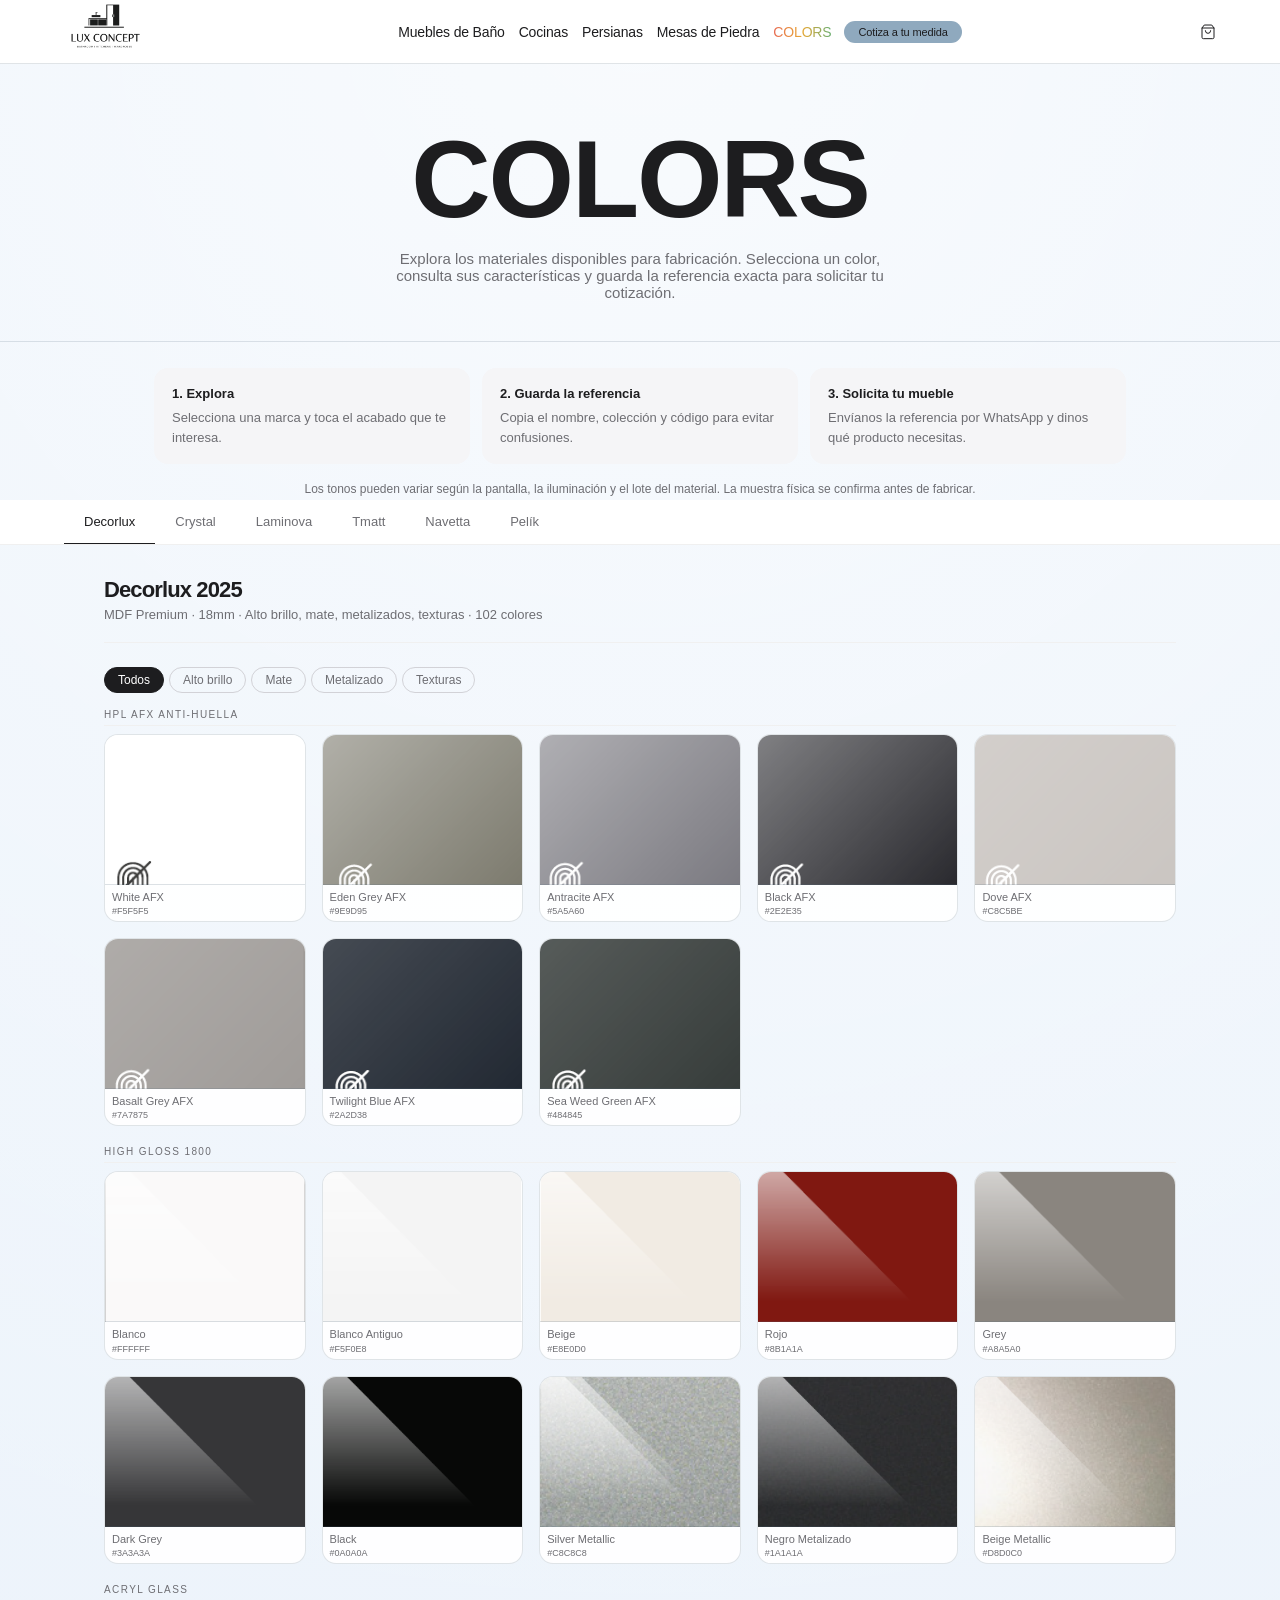
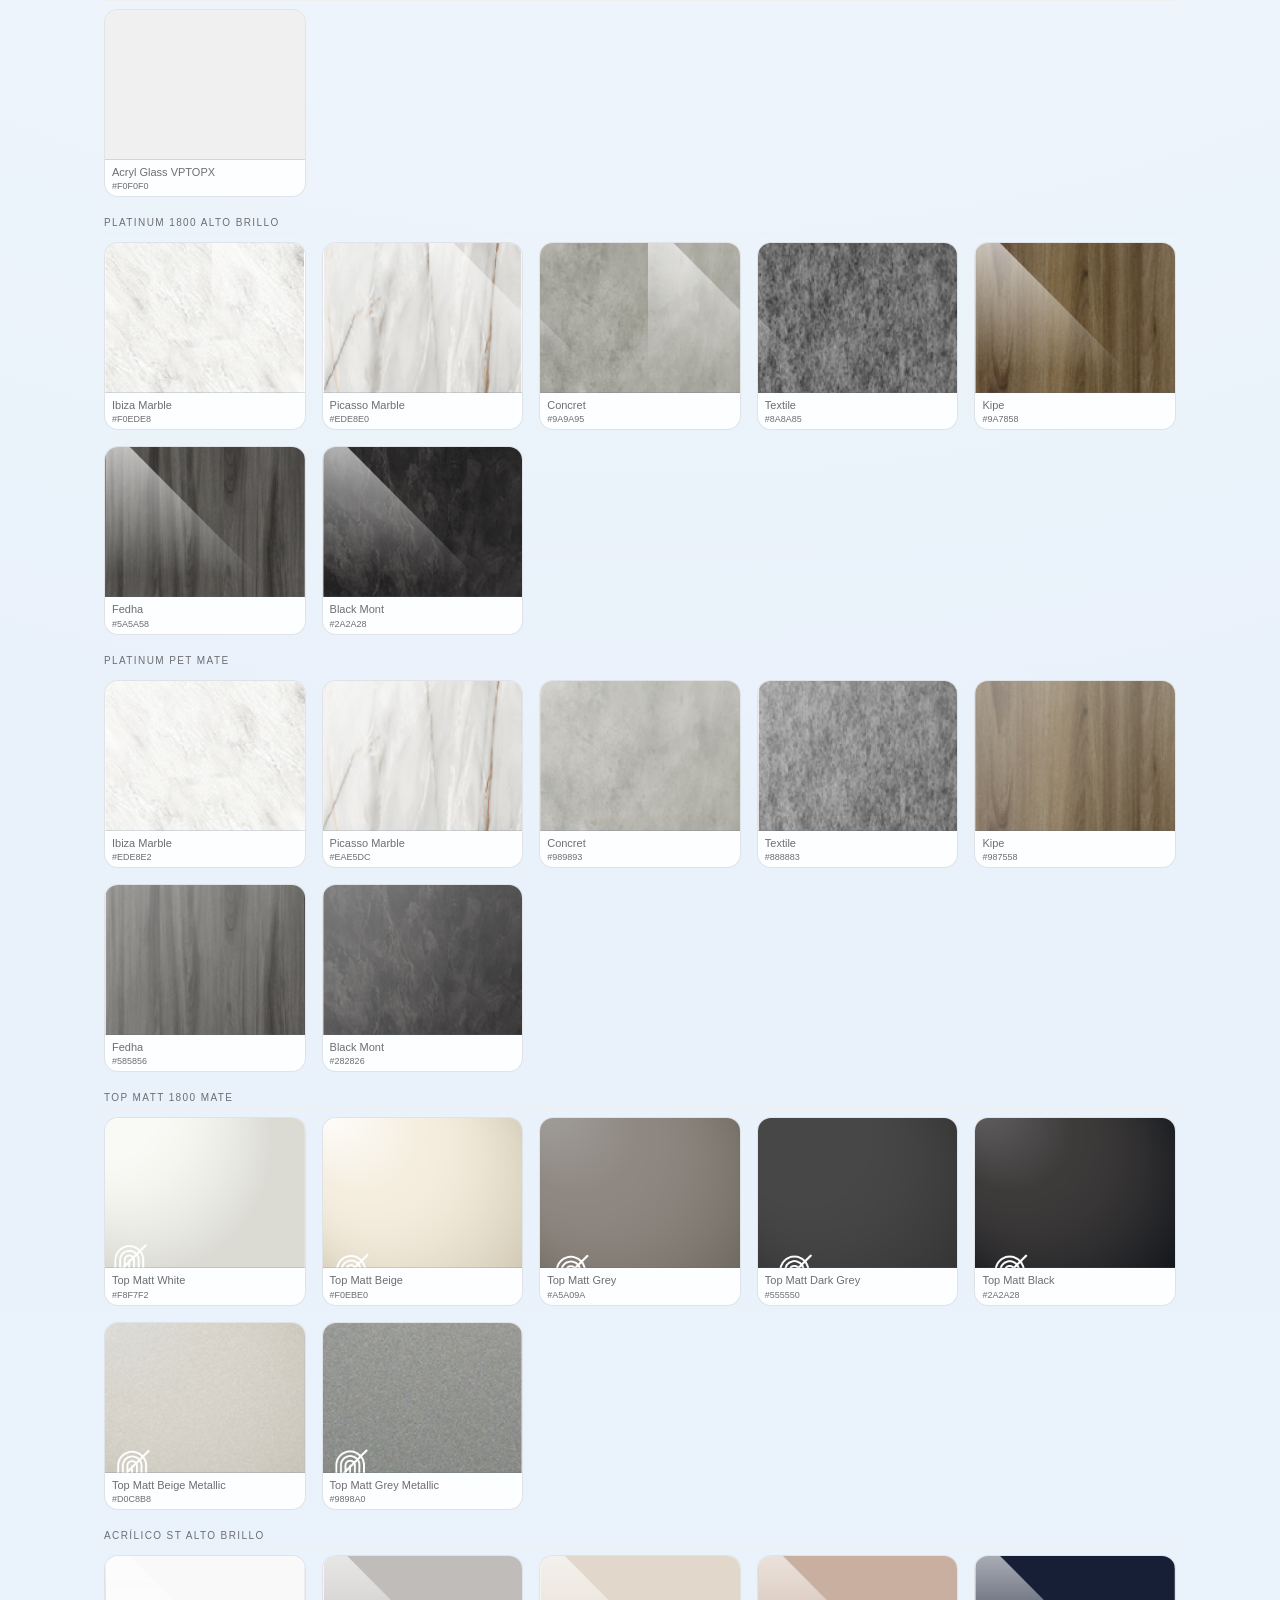
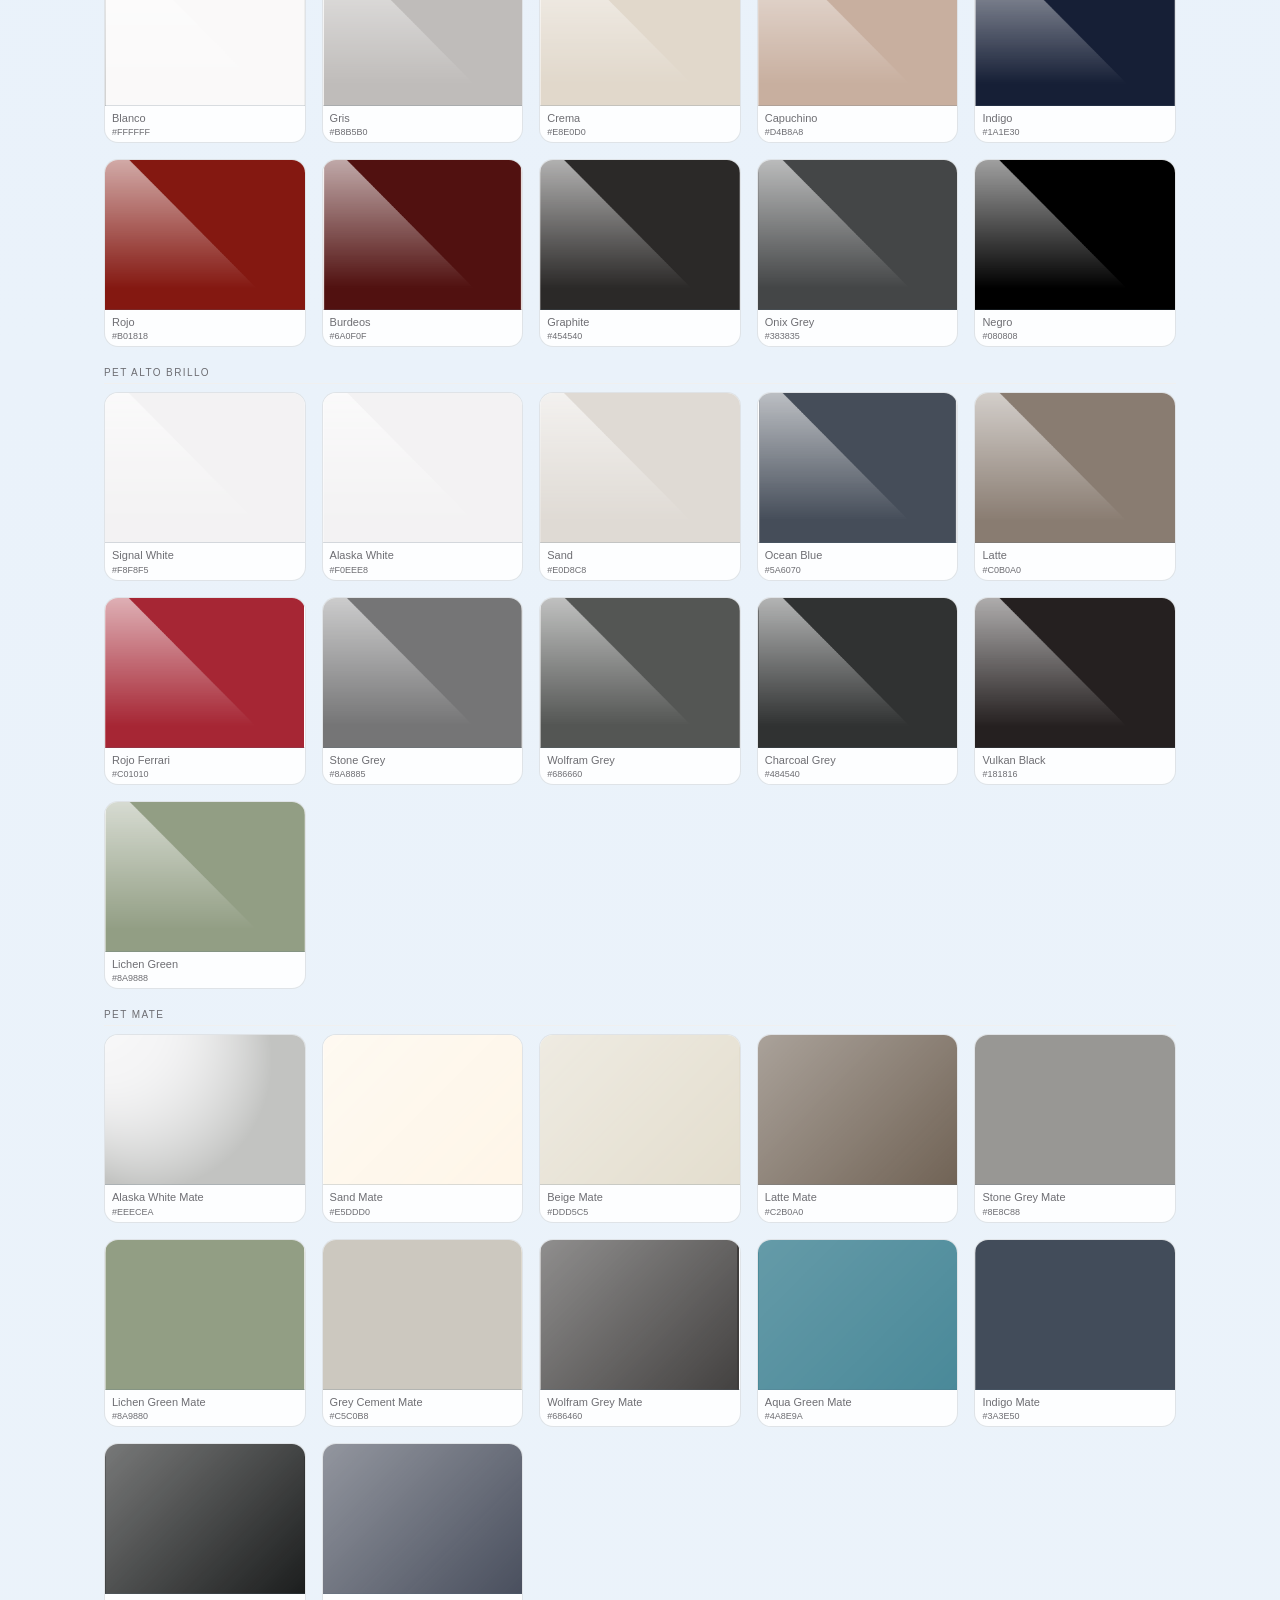
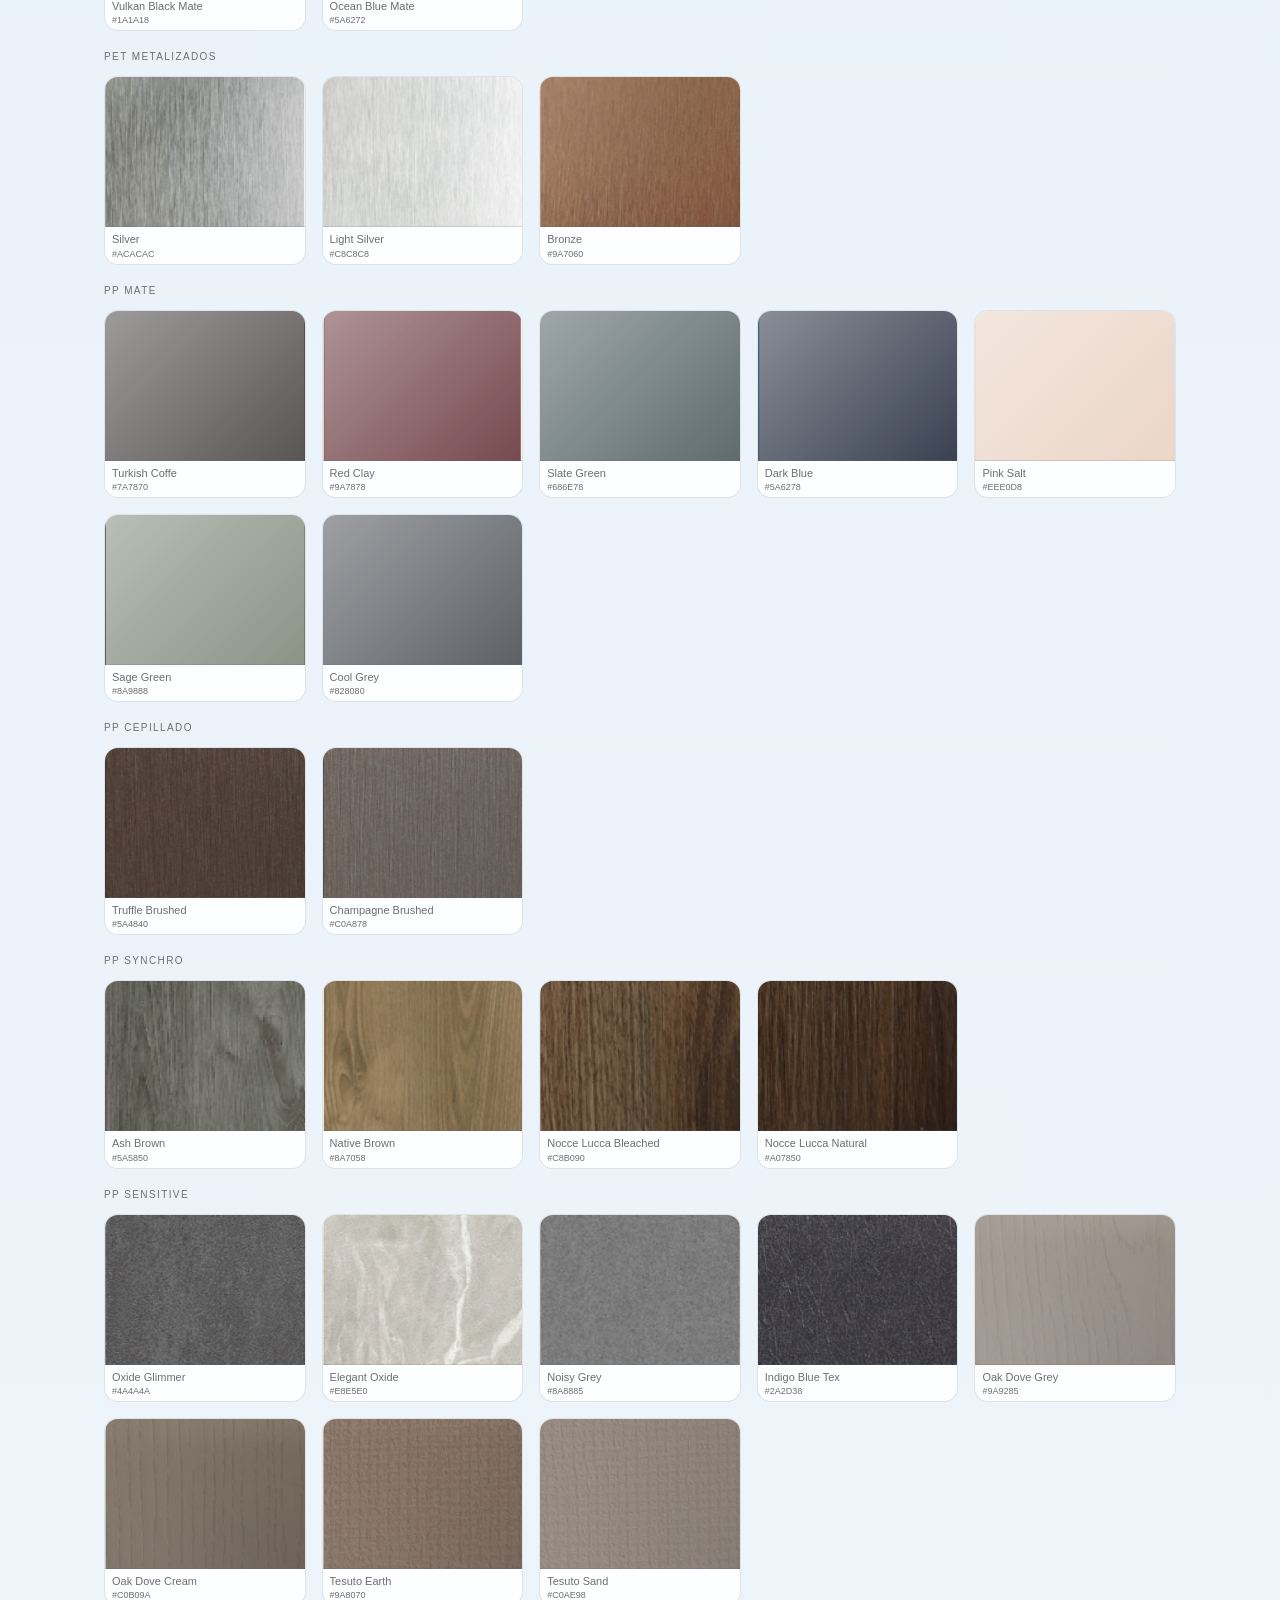
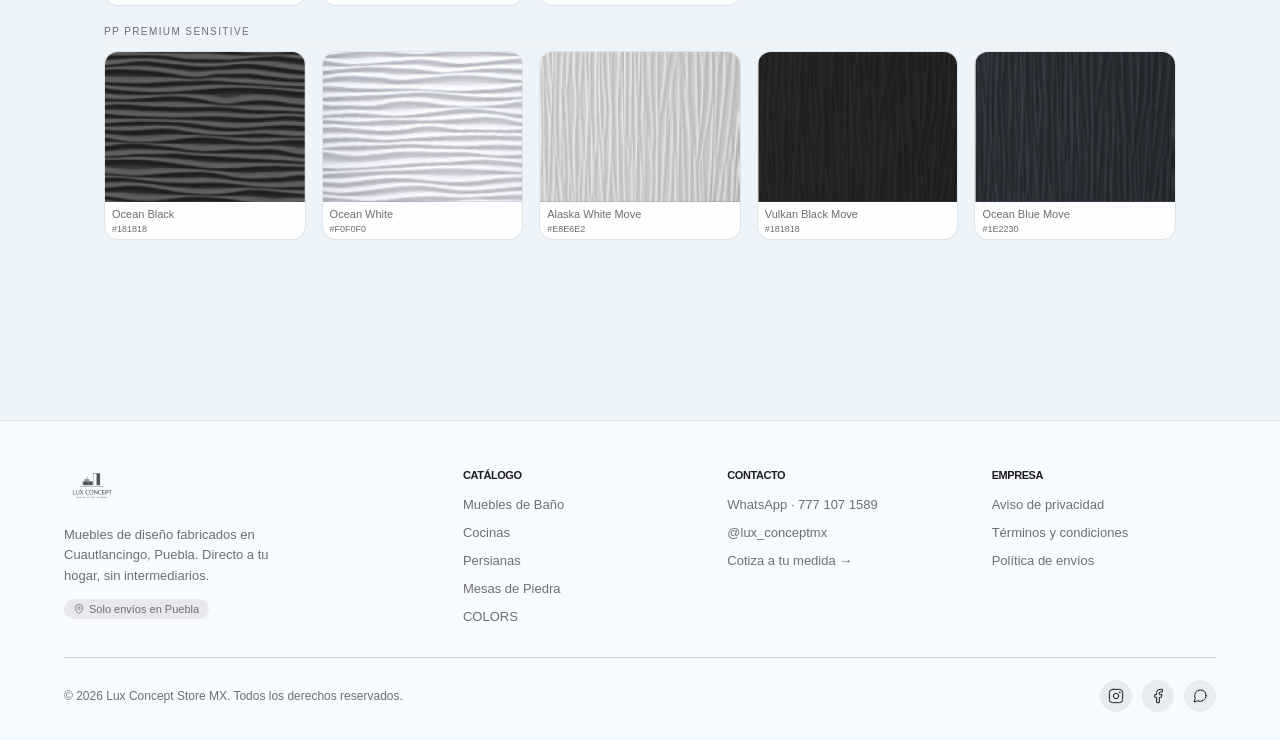
<file: pages/colors.html>
<!DOCTYPE html>
<html lang="es">
<head>
  <meta name="lux-build" content="2026-06-23-custom-01">
<meta charset="UTF-8">
  <link rel="icon" type="image/svg+xml" href="../favicon.svg">
  <meta name="description" content="Catálogo de colores y acabados para muebles en Puebla. Explora distintas marcas, tonos y texturas para personalizar tu proyecto.">
  <meta name="keywords" content="colores para muebles puebla, navetta colores, acabados muebles puebla, texturas para muebles">
  <meta name="author" content="Lux Concept Store MX">
  <meta name="robots" content="index, follow">
  <meta property="og:title" content="COLORS — Catálogo de acabados · Lux Concept">
  <meta property="og:description" content="239+ colores de 6 marcas para tu mueble. Filtra por marca y referencia.">
  <meta property="og:type" content="website">
  <meta property="og:locale" content="es_MX">
  <link rel="stylesheet" href="../css/footer.css">
<meta name="viewport" content="width=device-width, initial-scale=1.0">
<title>COLORS — Lux Concept</title>
<link rel="stylesheet" href="../css/nav.css">
<style>
/* ── COLORS PAGE ─────────────────────────────── */
.colors-hero{text-align:center;padding:60px 5% 40px;border-bottom:1px solid #f0f0f0}
.colors-word{display:inline-flex;font-size:clamp(60px,10vw,110px);font-weight:600;letter-spacing:-.02em;line-height:1;margin-bottom:16px}
.colors-word span{display:inline-block;animation:colorShift 4s infinite;color:#1d1d1f}
.colors-word span:nth-child(1){animation-delay:0s}
.colors-word span:nth-child(2){animation-delay:.3s}
.colors-word span:nth-child(3){animation-delay:.6s}
.colors-word span:nth-child(4){animation-delay:.9s}
.colors-word span:nth-child(5){animation-delay:1.2s}
.colors-word span:nth-child(6){animation-delay:1.5s}
@keyframes colorShift{
  0%,35%{color:#1d1d1f}
  42%{color:#E85D5D}50%{color:#E8A835}
  58%{color:#4CAF7D}66%{color:#5B8FE8}
  74%{color:#A855F7}82%{color:#E85DA0}
  90%,100%{color:#1d1d1f}
}
.colors-sub{font-size:15px;color:#6e6e73;max-width:500px;margin:0 auto}

/* ── BRAND TABS ──────────────────────────────── */
.brand-tabs{display:flex;gap:0;overflow-x:auto;padding:0 5%;border-bottom:1px solid #f0f0f0;background:#fff;position:sticky;top:48px;z-index:50}
.brand-tab{padding:14px 20px;font-size:13px;font-weight:400;color:#6e6e73;border:none;background:transparent;cursor:pointer;border-bottom:2px solid transparent;margin-bottom:-1px;white-space:nowrap;transition:all .15s;font-family:-apple-system,BlinkMacSystemFont,sans-serif}
.brand-tab:hover{color:#1d1d1f}
.brand-tab.on{color:#1d1d1f;border-bottom-color:#1d1d1f;font-weight:500}

/* ── CATALOG AREA ────────────────────────────── */
.catalog-area{max-width:1200px;margin:0 auto;padding:32px 5% 80px}
.brand-panel{display:none}
.brand-panel.on{display:block}
.brand-header{margin-bottom:24px;padding-bottom:20px;border-bottom:1px solid #f0f0f0}
.brand-header h2{font-size:22px;font-weight:600;margin:0 0 4px}
.brand-header p{font-size:13px;color:#6e6e73;margin:0}

/* ── SHARED FILTER + GRID ─────────────────────── */
.cf{display:flex;gap:5px;flex-wrap:wrap;margin-bottom:16px}
.cfb{padding:5px 13px;font-size:12px;border:1px solid #d2d2d7;border-radius:20px;background:transparent;color:#6e6e73;cursor:pointer;font-family:-apple-system,sans-serif;transition:all .12s}
.cfb.on{background:#1d1d1f;color:#fff;border-color:#1d1d1f}
.col-section{margin-bottom:20px}
.col-section-title{font-size:10px;letter-spacing:.14em;text-transform:uppercase;color:#999;font-weight:500;margin-bottom:8px;padding-bottom:5px;border-bottom:1px solid #f0f0f0}
.cgrid{display:grid;grid-template-columns:repeat(auto-fill,minmax(180px,1fr));gap:16px}
.cc{border:1px solid #e8e8e8;border-radius:10px;overflow:hidden;cursor:pointer;transition:border-color .12s;background:#fff;position:relative}
.cc:hover{border-color:#adadad}
.cc.sel{border-color:#1d1d1f;border-width:1.5px}
.csw{height:150px;width:150%;border-bottom:1px solid #f0f0f0}
.cn{font-size:11px;font-weight:500;color:#1d1d1f;margin:0;padding:5px 7px 2px;line-height:1.3}
.chx{font-size:9px;color:#999;margin:0;padding:0 7px 5px;font-family:monospace}
.nuevo-badge{position:absolute;top:4px;right:4px;background:rgba(255,255,255,.9);color:#1d1d1f;font-size:7px;font-weight:700;letter-spacing:.06em;text-transform:uppercase;padding:1px 4px;border-radius:3px}

/* ── DETAIL PANEL ─────────────────────────────── */
.dpane{display:none!important;}

.dsw{width:80px;height:80px;border-radius:10px;border:1px solid #e8e8e8;flex-shrink:0}
.dl{display:grid;grid-template-columns:auto 1fr;gap:3px 14px;font-size:12px}
.dk{color:#6e6e73}.dv{color:#1d1d1f;font-weight:500}
.rbox{margin-top:8px;padding:7px 11px;background:#f5f5f7;border-radius:8px;display:flex;align-items:center;gap:8px}
.rtext{font-size:11px;font-family:monospace;color:#1d1d1f;flex:1;overflow:hidden;text-overflow:ellipsis;white-space:nowrap}
.copybtn{padding:4px 10px;font-size:11px;border:1px solid #d2d2d7;border-radius:8px;background:transparent;cursor:pointer;color:#6e6e73;white-space:nowrap;flex-shrink:0;font-family:-apple-system,sans-serif}
.copybtn:hover{background:#f5f5f7}

/* ── AYUDA COMERCIAL COLORS ──────────────────── */
.colors-guide{
  max-width:1100px;margin:26px auto 0;padding:0 5%;
  display:grid;grid-template-columns:repeat(3,1fr);gap:12px
}
.colors-guide-card{
  background:#f5f5f7;border-radius:14px;padding:16px 18px;
  font-size:13px;line-height:1.55;color:#6e6e73
}
.colors-guide-card strong{display:block;color:#1d1d1f;margin-bottom:4px}
.colors-disclaimer{
  max-width:1100px;margin:16px auto 0;padding:0 5%;
  font-size:12px;line-height:1.6;color:#86868b;text-align:center
}
.color-float-quote{
  display:flex;align-items:center;justify-content:center;width:100%;
  margin-top:12px;padding:11px 14px;border:0;border-radius:999px;
  background:#1d1d1f;color:#fff;text-decoration:none;
  font-size:12px;font-weight:600;cursor:pointer
}
@media(max-width:760px){.colors-guide{grid-template-columns:1fr}}

</style>
  <link rel="stylesheet" href="../css/mobile.css">
  <link rel="canonical" href="https://luxstoremx.netlify.app/pages/colors.html">
</head>
<body>

<!-- NAV -->
<nav class="nav">
  <div class="nav-inner">
    <a href="../index.html" class="nav-logo">
      <img src="../assets/logos/logo-black.png" alt="Lux Concept">
    </a>
    <ul class="nav-links">
      <li><a href="bano.html">Muebles de Baño</a></li>
      <li><a href="cocinas.html">Cocinas</a></li>
      <li><a href="persianas.html">Persianas</a></li>
      <li><a href="mesas-piedra.html">Mesas de Piedra</a></li>
      <li><a href="colors.html" class="nav-colors">COLORS</a></li>
      <li>
  <a href="https://wa.me/527771071589?text=Hola%2C%20me%20interesa%20cotizar%20un%20mueble%20a%20medida.%20%C2%BFPodr%C3%ADan%20ayudarme%3F" 
     target="_blank" 
     class="nav-cta">
    Cotiza a tu medida
  </a>
</li>
    </ul>
    <div class="nav-actions">
      <a href="#" class="nav-icon" aria-label="Carrito">
        <svg width="16" height="16" viewBox="0 0 24 24" fill="none" stroke="currentColor" stroke-width="1.5" stroke-linecap="round"><path d="M6 2L3 6v14a2 2 0 0 0 2 2h14a2 2 0 0 0 2-2V6l-3-4z"/><line x1="3" y1="6" x2="21" y2="6"/><path d="M16 10a4 4 0 0 1-8 0"/></svg>
      </a>
    </div>
  </div>
</nav>
  <div class="nav-mobile-menu" id="mobile-menu">
    <a href="bano.html">Muebles de Baño</a>
    <a href="cocinas.html">Cocinas</a>
    <a href="persianas.html">Persianas</a>
    <a href="mesas-piedra.html">Mesas de Piedra</a>
    <a href="colors.html">COLORS</a>
    <a href="https://wa.me/527771071589?text=Hola%2C%20me%20interesa%20cotizar%20un%20mueble%20a%20medida.%20%C2%BFPodr%C3%ADan%20ayudarme%3F" target="_blank" class="nav-cta">Cotiza a tu medida</a>
  </div>

<!-- HERO -->
<div class="colors-hero">
  <div class="colors-word">
    <span>C</span><span>O</span><span>L</span><span>O</span><span>R</span><span>S</span>
  </div>
  <p class="colors-sub">Explora los materiales disponibles para fabricación. Selecciona un color, consulta sus características y guarda la referencia exacta para solicitar tu cotización.</p>
</div>


<div class="colors-guide" aria-label="Cómo elegir un color">
  <div class="colors-guide-card"><strong>1. Explora</strong>Selecciona una marca y toca el acabado que te interesa.</div>
  <div class="colors-guide-card"><strong>2. Guarda la referencia</strong>Copia el nombre, colección y código para evitar confusiones.</div>
  <div class="colors-guide-card"><strong>3. Solicita tu mueble</strong>Envíanos la referencia por WhatsApp y dinos qué producto necesitas.</div>
</div>
<p class="colors-disclaimer">Los tonos pueden variar según la pantalla, la iluminación y el lote del material. La muestra física se confirma antes de fabricar.</p>

<!-- BRAND TABS -->
<div class="brand-tabs">
  <button class="brand-tab on" onclick="showBrand('decorlux')">Decorlux</button>
  <button class="brand-tab" onclick="showBrand('crystal')">Crystal</button>
  <button class="brand-tab" onclick="showBrand('laminova')">Laminova</button>
  <button class="brand-tab" onclick="showBrand('tmatt')">Tmatt</button>
  <button class="brand-tab" onclick="showBrand('navetta')">Navetta</button>
  <button class="brand-tab" onclick="showBrand('pelik')">Pelík</button>
</div>

<!-- CATALOG AREA -->
<div class="catalog-area">

  <!-- ═══════════════════════════════════════════
       DECORLUX
  ════════════════════════════════════════════ -->
  <div class="brand-panel on" id="brand-decorlux">
    <div class="brand-header">
      <h2>Decorlux 2025</h2>
      <p>MDF Premium · 18mm · Alto brillo, mate, metalizados, texturas · 102 colores</p>
    </div>
    <div class="cf" id="cf-decorlux">
      <button class="cfb on" onclick="fc('decorlux','all')">Todos</button>
      <button class="cfb" onclick="fc('decorlux','alto-brillo')">Alto brillo</button>
      <button class="cfb" onclick="fc('decorlux','mate')">Mate</button>
      <button class="cfb" onclick="fc('decorlux','metalizado')">Metalizado</button>
      <button class="cfb" onclick="fc('decorlux','textura')">Texturas</button>
    </div>
    <div class="dpane" id="dp-decorlux"><div class="dsw" id="ds-decorlux"></div><div style="flex:1;min-width:0"><p style="font-size:14px;font-weight:500;margin:0 0 6px" id="dn-decorlux"></p><div class="dl" id="dt-decorlux"></div><div class="rbox"><span class="rtext" id="dr-decorlux"></span><button class="copybtn" onclick="cr('decorlux')" id="cb-decorlux">Copiar ↗</button></div></div></div>
    <div id="cg-decorlux"></div>
  </div>

  <!-- ═══════════════════════════════════════════
       CRYSTAL
  ════════════════════════════════════════════ -->
  <div class="brand-panel" id="brand-crystal">
    <div class="brand-header">
      <h2>Crystal by Transformad 2026</h2>
      <p>MDF · Lacado UV 3 capas · Ultra alto brillo · Anti-rayaduras · 13 colores</p>
    </div>
    <div id="cg-crystal" style="margin-top:8px"></div>
    <div class="dpane" id="dp-crystal"><div class="dsw" id="ds-crystal"></div><div style="flex:1;min-width:0"><p style="font-size:14px;font-weight:500;margin:0 0 6px" id="dn-crystal"></p><div class="dl" id="dt-crystal"></div><div class="rbox"><span class="rtext" id="dr-crystal"></span><button class="copybtn" onclick="cr('crystal')" id="cb-crystal">Copiar ↗</button></div></div></div>
  </div>

  <!-- ═══════════════════════════════════════════
       LAMINOVA
  ════════════════════════════════════════════ -->
  <div class="brand-panel" id="brand-laminova">
    <div class="brand-header">
      <h2>Laminova 2026</h2>
      <p>Tablero melamínico MDF · 15mm y 18mm · Acabado Liso y Tree · 37 referencias</p>
    </div>
    <div class="cf" id="cf-laminova">
      <button class="cfb on" onclick="fc('laminova','all')">Todos</button>
      <button class="cfb" onclick="fc('laminova','solido')">Sólidos</button>
      <button class="cfb" onclick="fc('laminova','madera-clara')">Maderas claras</button>
      <button class="cfb" onclick="fc('laminova','madera-media')">Maderas medias</button>
      <button class="cfb" onclick="fc('laminova','madera-oscura')">Maderas oscuras</button>
      <button class="cfb" onclick="fc('laminova','gris')">Grises</button>
      <button class="cfb" onclick="fc('laminova','patron')">Patrones</button>
    </div>
    <div class="dpane" id="dp-laminova"><div class="dsw" id="ds-laminova"></div><div style="flex:1;min-width:0"><p style="font-size:14px;font-weight:500;margin:0 0 6px" id="dn-laminova"></p><div class="dl" id="dt-laminova"></div><div class="rbox"><span class="rtext" id="dr-laminova"></span><button class="copybtn" onclick="cr('laminova')" id="cb-laminova">Copiar ↗</button></div></div></div>
    <div id="cg-laminova"></div>
  </div>

  <!-- ═══════════════════════════════════════════
       TMATT
  ════════════════════════════════════════════ -->
  <div class="brand-panel" id="brand-tmatt">
    <div class="brand-header">
      <h2>Tmatt by Transformad 2026</h2>
      <p>Supermate lacado · Anti-huella · Auto-regenerativo · CARB2 · Grado 5 EN 438-2 · 15 colores</p>
    </div>
    <div class="cf" id="cf-tmatt">
      <button class="cfb on" onclick="fc('tmatt','all')">Todos</button>
      <button class="cfb" onclick="fc('tmatt','soft')">Soft</button>
      <button class="cfb" onclick="fc('tmatt','intense')">Intense</button>
      <button class="cfb" onclick="fc('tmatt','woods')">Woods</button>
    </div>
    <div class="dpane" id="dp-tmatt"><div class="dsw" id="ds-tmatt"></div><div style="flex:1;min-width:0"><p style="font-size:14px;font-weight:500;margin:0 0 6px" id="dn-tmatt"></p><div class="dl" id="dt-tmatt"></div><div class="rbox"><span class="rtext" id="dr-tmatt"></span><button class="copybtn" onclick="cr('tmatt')" id="cb-tmatt">Copiar ↗</button></div></div></div>
    <div id="cg-tmatt"></div>
  </div>

  <!-- ═══════════════════════════════════════════
       NAVETTA
  ════════════════════════════════════════════ -->
  <div class="brand-panel" id="brand-navetta">
    <div class="brand-header">
      <h2>Navetta · Cubiertas y Herrajes 2026</h2>
      <p>MDF · Densidad 690 kg/m³ · Acabados exclusivos, maderas y sólidos · 24 acabados</p>
    </div>
    <div class="cf" id="cf-navetta">
      <button class="cfb on" onclick="fc('navetta','all')">Todos</button>
      <button class="cfb" onclick="fc('navetta','exclusivo')">Exclusivos</button>
      <button class="cfb" onclick="fc('navetta','madera')">Maderas</button>
      <button class="cfb" onclick="fc('navetta','solido')">Sólidos</button>
    </div>
    <div class="dpane" id="dp-navetta"><div class="dsw" id="ds-navetta"></div><div style="flex:1;min-width:0"><p style="font-size:14px;font-weight:500;margin:0 0 6px" id="dn-navetta"></p><div class="dl" id="dt-navetta"></div><div class="rbox"><span class="rtext" id="dr-navetta"></span><button class="copybtn" onclick="cr('navetta')" id="cb-navetta">Copiar ↗</button></div></div></div>
    <div id="cg-navetta"></div>
  </div>

  <!-- ═══════════════════════════════════════════
       PELÍK
  ════════════════════════════════════════════ -->
  <div class="brand-panel" id="brand-pelik">
    <div class="brand-header">
      <h2>Pelík · Colección 2026</h2>
      <p>Tableros melamínicos · Bosques sustentables · Synchro, Mate, Poro, Cuero, Metal, Roble · 48 colores</p>
    </div>
    <div class="cf" id="cf-pelik">
      <button class="cfb on" onclick="fc('pelik','all')">Todos</button>
      <button class="cfb" onclick="fc('pelik','synchro')">Synchro</button>
      <button class="cfb" onclick="fc('pelik','mate')">Mate</button>
      <button class="cfb" onclick="fc('pelik','poro')">Poro</button>
      <button class="cfb" onclick="fc('pelik','cuero')">Cuero</button>
      <button class="cfb" onclick="fc('pelik','metal')">Metal</button>
      <button class="cfb" onclick="fc('pelik','roble')">Roble</button>
      <button class="cfb" onclick="fc('pelik','fantasia')">Fantasía</button>
      <button class="cfb" onclick="fc('pelik','madereado')">Madereado</button>
      <button class="cfb" onclick="fc('pelik','nuevo')">⭐ Nuevos</button>
    </div>
    <div class="dpane" id="dp-pelik"><div class="dsw" id="ds-pelik"></div><div style="flex:1;min-width:0"><p style="font-size:14px;font-weight:500;margin:0 0 6px" id="dn-pelik"></p><div class="dl" id="dt-pelik"></div><div class="rbox"><span class="rtext" id="dr-pelik"></span><button class="copybtn" onclick="cr('pelik')" id="cb-pelik">Copiar ↗</button></div></div></div>
    <div id="cg-pelik"></div>
  </div>

</div><!-- /catalog-area -->

<script>
// ════════════════════════════════════════════════
// DATOS — 6 MARCAS
// ════════════════════════════════════════════════


// ══════════════════════════════════════════════════
// IMÁGENES — Rutas a las muestras reales de tableros
// ══════════════════════════════════════════════════
const IMGS = {
  decorlux: {
    1:'../assets/tableros/1DECORLUX/1HPL AFX Anti-Huella/1WHITEAFX.png',
    2:'../assets/tableros/1DECORLUX/1HPL AFX Anti-Huella/2EdenGreyAFX.png',
    3:'../assets/tableros/1DECORLUX/1HPL AFX Anti-Huella/3Antracite AFX.png',
    4:'../assets/tableros/1DECORLUX/1HPL AFX Anti-Huella/4BlackAFX.png',
    5:'../assets/tableros/1DECORLUX/1HPL AFX Anti-Huella/5DoveAFX.png',
    6:'../assets/tableros/1DECORLUX/1HPL AFX Anti-Huella/6BasaltGreyAFX.png',
    7:'../assets/tableros/1DECORLUX/1HPL AFX Anti-Huella/7TwilightBlueAFX.png',
    8:'../assets/tableros/1DECORLUX/1HPL AFX Anti-Huella/8SeaWeedGreenAFX.png',
    9:'../assets/tableros/1DECORLUX/2High Gloss 1800 - Alto Brillo/1Blanco.png',
    10:'../assets/tableros/1DECORLUX/2High Gloss 1800 - Alto Brillo/2BlancoAntiguo.png',
    11:'../assets/tableros/1DECORLUX/2High Gloss 1800 - Alto Brillo/3Beige.png',
    12:'../assets/tableros/1DECORLUX/2High Gloss 1800 - Alto Brillo/4Rojo.png',
    13:'../assets/tableros/1DECORLUX/2High Gloss 1800 - Alto Brillo/5Grey.png',
    14:'../assets/tableros/1DECORLUX/2High Gloss 1800 - Alto Brillo/6DarkGrey.png',
    15:'../assets/tableros/1DECORLUX/2High Gloss 1800 - Alto Brillo/7Black.png',
    16:'../assets/tableros/1DECORLUX/2High Gloss 1800 - Alto Brillo/8SilverMetallic.png',
    17:'../assets/tableros/1DECORLUX/2High Gloss 1800 - Alto Brillo/9NegroMetalizado.png',
    18:'../assets/tableros/1DECORLUX/2High Gloss 1800 - Alto Brillo/10BeigeMetallic.png',
    20:'../assets/tableros/1DECORLUX/3Platinum 1800 - Alto Brillo/1IbizaMarble.png',
    21:'../assets/tableros/1DECORLUX/3Platinum 1800 - Alto Brillo/2PicassoMarble.png',
    22:'../assets/tableros/1DECORLUX/3Platinum 1800 - Alto Brillo/3Concret.png',
    23:'../assets/tableros/1DECORLUX/3Platinum 1800 - Alto Brillo/4Textile.png',
    24:'../assets/tableros/1DECORLUX/3Platinum 1800 - Alto Brillo/5Kipe.png',
    25:'../assets/tableros/1DECORLUX/3Platinum 1800 - Alto Brillo/6Fedha.png',
    26:'../assets/tableros/1DECORLUX/3Platinum 1800 - Alto Brillo/7BlackMont.png',
    27:'../assets/tableros/1DECORLUX/4Platinum Pet - Mate/1IbizaMarble.png',
    28:'../assets/tableros/1DECORLUX/4Platinum Pet - Mate/2PicassoMarble.png',
    29:'../assets/tableros/1DECORLUX/4Platinum Pet - Mate/3Concret.png',
    30:'../assets/tableros/1DECORLUX/4Platinum Pet - Mate/4Textile.png',
    31:'../assets/tableros/1DECORLUX/4Platinum Pet - Mate/5Kipe.png',
    32:'../assets/tableros/1DECORLUX/4Platinum Pet - Mate/6Fedha.png',
    33:'../assets/tableros/1DECORLUX/4Platinum Pet - Mate/7BlackMont.png',
    34:'../assets/tableros/1DECORLUX/5Top Matt 1800 - Mate/1TopMattWhite.png',
    35:'../assets/tableros/1DECORLUX/5Top Matt 1800 - Mate/2TopMattBeige.png',
    36:'../assets/tableros/1DECORLUX/5Top Matt 1800 - Mate/3TopMattGrey.png',
    37:'../assets/tableros/1DECORLUX/5Top Matt 1800 - Mate/4TopMattDarkGrey.png',
    38:'../assets/tableros/1DECORLUX/5Top Matt 1800 - Mate/5TopMattBlack.png',
    39:'../assets/tableros/1DECORLUX/5Top Matt 1800 - Mate/6TopMattBeigeMetallic.png',
    40:'../assets/tableros/1DECORLUX/5Top Matt 1800 - Mate/7TopMattGreyMetallic.png',
    41:'../assets/tableros/1DECORLUX/6Acrilicos ST - Alto Brillo/1Blanco.png',
    42:'../assets/tableros/1DECORLUX/6Acrilicos ST - Alto Brillo/2Gris.png',
    43:'../assets/tableros/1DECORLUX/6Acrilicos ST - Alto Brillo/3Crema.png',
    44:'../assets/tableros/1DECORLUX/6Acrilicos ST - Alto Brillo/4Capuchino.png',
    45:'../assets/tableros/1DECORLUX/6Acrilicos ST - Alto Brillo/5Indigo.png',
    46:'../assets/tableros/1DECORLUX/6Acrilicos ST - Alto Brillo/6Rojo.png',
    47:'../assets/tableros/1DECORLUX/6Acrilicos ST - Alto Brillo/7Budeos.png',
    48:'../assets/tableros/1DECORLUX/6Acrilicos ST - Alto Brillo/8Graphite.png',
    49:'../assets/tableros/1DECORLUX/6Acrilicos ST - Alto Brillo/9OnixGrey.png',
    50:'../assets/tableros/1DECORLUX/6Acrilicos ST - Alto Brillo/10Negro.png',
    51:'../assets/tableros/1DECORLUX/7Pet - Alto Brillo/1SignalWhite.png',
    52:'../assets/tableros/1DECORLUX/7Pet - Alto Brillo/2AlaskaWhite.png',
    53:'../assets/tableros/1DECORLUX/7Pet - Alto Brillo/3Sand.png',
    54:'../assets/tableros/1DECORLUX/7Pet - Alto Brillo/4OceanBlue.png',
    55:'../assets/tableros/1DECORLUX/7Pet - Alto Brillo/5Latte.png',
    56:'../assets/tableros/1DECORLUX/7Pet - Alto Brillo/6RojoFerrari.png',
    57:'../assets/tableros/1DECORLUX/7Pet - Alto Brillo/7StoneGrey.png',
    58:'../assets/tableros/1DECORLUX/7Pet - Alto Brillo/8WolframGrey.png',
    59:'../assets/tableros/1DECORLUX/7Pet - Alto Brillo/9CharcoalGrey.png',
    60:'../assets/tableros/1DECORLUX/7Pet - Alto Brillo/10VulkanBlack.png',
    61:'../assets/tableros/1DECORLUX/7Pet - Alto Brillo/11LichenGreen.png',
    62:'../assets/tableros/1DECORLUX/8Pet - Mate/1AlaskaWhiteMate.png',
    63:'../assets/tableros/1DECORLUX/8Pet - Mate/2SandMate.png',
    64:'../assets/tableros/1DECORLUX/8Pet - Mate/3BeigeMate.png',
    65:'../assets/tableros/1DECORLUX/8Pet - Mate/4LatteMate.png',
    66:'../assets/tableros/1DECORLUX/8Pet - Mate/5StoneGreyMate.png',
    67:'../assets/tableros/1DECORLUX/8Pet - Mate/6LichenGreenMate.png',
    68:'../assets/tableros/1DECORLUX/8Pet - Mate/7GreyCementMate.png',
    69:'../assets/tableros/1DECORLUX/8Pet - Mate/8WolframGreyMate.png',
    70:'../assets/tableros/1DECORLUX/8Pet - Mate/9AquaGreenMate.png',
    71:'../assets/tableros/1DECORLUX/8Pet - Mate/10IndigoMate.png',
    72:'../assets/tableros/1DECORLUX/8Pet - Mate/11VulkanBlackMate.png',
    73:'../assets/tableros/1DECORLUX/8Pet - Mate/12OceanBlueMate.png',
    74:'../assets/tableros/1DECORLUX/9Pet - Metalizados/1Silver.png',
    75:'../assets/tableros/1DECORLUX/9Pet - Metalizados/2LightSilver.png',
    76:'../assets/tableros/1DECORLUX/9Pet - Metalizados/3Bronza.png',
    77:'../assets/tableros/1DECORLUX/10PP - Mate/1TurkishCoffe.png',
    78:'../assets/tableros/1DECORLUX/10PP - Mate/2RedClay.png',
    79:'../assets/tableros/1DECORLUX/10PP - Mate/3SlateGreen.png',
    80:'../assets/tableros/1DECORLUX/10PP - Mate/4DarkBlue.png',
    81:'../assets/tableros/1DECORLUX/10PP - Mate/5PinkSalt.png',
    82:'../assets/tableros/1DECORLUX/10PP - Mate/6SageGreen.png',
    83:'../assets/tableros/1DECORLUX/10PP - Mate/7CoolGrey.png',
    84:'../assets/tableros/1DECORLUX/11PP - Cepillado/1TruffleBrushed.png',
    85:'../assets/tableros/1DECORLUX/11PP - Cepillado/2ChampagneBrushed.png',
    86:'../assets/tableros/1DECORLUX/12PP - Synchro/1AshBrown.png',
    87:'../assets/tableros/1DECORLUX/12PP - Synchro/2NativeBrown.png',
    88:'../assets/tableros/1DECORLUX/12PP - Synchro/3NocceLuccaBleached.png',
    89:'../assets/tableros/1DECORLUX/12PP - Synchro/4NocceLuccaNatural.png',
    90:'../assets/tableros/1DECORLUX/13PP - Sensitive/1OxideGlimmer.png',
    91:'../assets/tableros/1DECORLUX/13PP - Sensitive/2ElegantOxide.png',
    92:'../assets/tableros/1DECORLUX/13PP - Sensitive/3NoisyGrey.png',
    93:'../assets/tableros/1DECORLUX/13PP - Sensitive/4IndigoBlueTex.png',
    94:'../assets/tableros/1DECORLUX/13PP - Sensitive/5OakDoveGrey.png',
    95:'../assets/tableros/1DECORLUX/13PP - Sensitive/6OakDoveCream.png',
    96:'../assets/tableros/1DECORLUX/13PP - Sensitive/7TesutoEarth.png',
    97:'../assets/tableros/1DECORLUX/13PP - Sensitive/8TesutoSand.png',
    98:'../assets/tableros/1DECORLUX/14PP - Sensitive Premium/1OceanBlack.png',
    99:'../assets/tableros/1DECORLUX/14PP - Sensitive Premium/2OceanWhite.png',
    100:'../assets/tableros/1DECORLUX/14PP - Sensitive Premium/3AlaskaWhiteMove.png',
    101:'../assets/tableros/1DECORLUX/14PP - Sensitive Premium/4VulkanBlackMove.png',
    102:'../assets/tableros/1DECORLUX/14PP - Sensitive Premium/5OceanBlueMove.png',
  },
  crystal: {
    1:'../assets/tableros/2Crystal/1Blanco.png',
    2:'../assets/tableros/2Crystal/2Gris Claro.png',
    3:'../assets/tableros/2Crystal/3AguaMarina.png',
    4:'../assets/tableros/2Crystal/4Marfil.png',
    5:'../assets/tableros/2Crystal/5Almendra.png',
    6:'../assets/tableros/2Crystal/6Gemstone.png',
    7:'../assets/tableros/2Crystal/7Ocean.png',
    8:'../assets/tableros/2Crystal/8Merengo.png',
    9:'../assets/tableros/2Crystal/9Forest.png',
    10:'../assets/tableros/2Crystal/10Coral.png',
    11:'../assets/tableros/2Crystal/11Blue.png',
    12:'../assets/tableros/2Crystal/12MetalLine.png',
    13:'../assets/tableros/2Crystal/13Negro.png',
  },
  laminova: {
    1:'../assets/tableros/3LAMINOVA/1NeutrosFrios/1ArticWhite.png',
    2:'../assets/tableros/3LAMINOVA/1NeutrosFrios/2GrisCalido.png',
    3:'../assets/tableros/3LAMINOVA/1NeutrosFrios/3GrisHumo.png',
    4:'../assets/tableros/3LAMINOVA/1NeutrosFrios/4Grafito.png',
    5:'../assets/tableros/3LAMINOVA/1NeutrosFrios/5Negro.png',
    6:'../assets/tableros/3LAMINOVA/2Calidos/1Vanyla.png',
    7:'../assets/tableros/3LAMINOVA/2Calidos/2Bay.png',
    8:'../assets/tableros/3LAMINOVA/2Calidos/3Arena.png',
    9:'../assets/tableros/3LAMINOVA/3Acentos/1Menta.png',
    10:'../assets/tableros/3LAMINOVA/3Acentos/2Verde Esmeralda.png',
    11:'../assets/tableros/3LAMINOVA/3Acentos/4Terracota.png',
    12:'../assets/tableros/3LAMINOVA/3Acentos/5Aqua Grey.png',
    13:'../assets/tableros/3LAMINOVA/4MaderasClaras/1OntarIoPolar.png',
    14:'../assets/tableros/3LAMINOVA/4MaderasClaras/2Cervino.png',
    15:'../assets/tableros/3LAMINOVA/4MaderasClaras/3Asili.png',
    16:'../assets/tableros/3LAMINOVA/4MaderasClaras/4MapleFire.png',
    17:'../assets/tableros/3LAMINOVA/4MaderasClaras/5RobleOregon.png',
    18:'../assets/tableros/3LAMINOVA/5Maderas Medias/1RobleAyu.png',
    19:'../assets/tableros/3LAMINOVA/5Maderas Medias/2Kipe.png',
    20:'../assets/tableros/3LAMINOVA/5Maderas Medias/3Bahati.png',
    21:'../assets/tableros/3LAMINOVA/5Maderas Medias/4NogalSicaro.png',
    22:'../assets/tableros/3LAMINOVA/5Maderas Medias/5Kasten.png',
    23:'../assets/tableros/3LAMINOVA/5Maderas Medias/6NogalMaka.png',
    24:'../assets/tableros/3LAMINOVA/5Maderas Medias/7BlushCairo.png',
    25:'../assets/tableros/3LAMINOVA/6Maderas Oscuras/1NogalParma.png',
    26:'../assets/tableros/3LAMINOVA/6Maderas Oscuras/2Otago.png',
    27:'../assets/tableros/3LAMINOVA/6Maderas Oscuras/3WengueMilan.png',
    28:'../assets/tableros/3LAMINOVA/7Gama Grises/1WhiteOak.png',
    29:'../assets/tableros/3LAMINOVA/7Gama Grises/2RobleHypster.png',
    30:'../assets/tableros/3LAMINOVA/7Gama Grises/3SlipDevon.png',
    31:'../assets/tableros/3LAMINOVA/7Gama Grises/4FresnoLoton.png',
    32:'../assets/tableros/3LAMINOVA/7Gama Grises/5TabacoCairo.png',
    33:'../assets/tableros/3LAMINOVA/7Gama Grises/6Fedha.png',
    34:'../assets/tableros/3LAMINOVA/7Gama Grises/7RovereGris.png',
    35:'../assets/tableros/3LAMINOVA/8Patrones Especiales/1Yuta.png',
    36:'../assets/tableros/3LAMINOVA/8Patrones Especiales/2Imeshi.png',
    37:'../assets/tableros/3LAMINOVA/8Patrones Especiales/3BlackMont.png',
  },
  tmatt: {
    1:'../assets/tableros/4Tmatt/1TMATT - SOFT/1BlancoZen.png',
    2:'../assets/tableros/4Tmatt/1TMATT - SOFT/2Nuvola.png',
    3:'../assets/tableros/4Tmatt/1TMATT - SOFT/3Arena.png',
    4:'../assets/tableros/4Tmatt/1TMATT - SOFT/4Visone.png',
    5:'../assets/tableros/4Tmatt/1TMATT - SOFT/5Antracite.png',
    6:'../assets/tableros/4Tmatt/1TMATT - SOFT/6Nero.png',
    7:'../assets/tableros/4Tmatt/2TMATT - INTENSE/1Artico.png',
    8:'../assets/tableros/4Tmatt/2TMATT - INTENSE/2Cotton.png',
    9:'../assets/tableros/4Tmatt/2TMATT - INTENSE/3Smeraldo.png',
    10:'../assets/tableros/4Tmatt/2TMATT - INTENSE/4Blu.png',
    11:'../assets/tableros/4Tmatt/2TMATT - INTENSE/5Terracotta.png',
    12:'../assets/tableros/4Tmatt/2TMATT - INTENSE/6Lignite.png',
    13:'../assets/tableros/4Tmatt/3TMATT - WOODS/1LegnoFume.png',
    14:'../assets/tableros/4Tmatt/3TMATT - WOODS/2Toscano.png',
    15:'../assets/tableros/4Tmatt/3TMATT - WOODS/3Elba.png',
  },
  navetta: {
    1:'../assets/tableros/5Navetta/1AcabadosExclusivos/1Modena.png',
    2:'../assets/tableros/5Navetta/1AcabadosExclusivos/2Duna.png',
    3:'../assets/tableros/5Navetta/1AcabadosExclusivos/3NogalAlbura.png',
    4:'../assets/tableros/5Navetta/1AcabadosExclusivos/4Carrara.png',
    5:'../assets/tableros/5Navetta/1AcabadosExclusivos/5Lisboa.png',
    6:'../assets/tableros/5Navetta/1AcabadosExclusivos/6RosaMorada.png',
    7:'../assets/tableros/5Navetta/1AcabadosExclusivos/7Avellana.png',
    8:'../assets/tableros/5Navetta/1AcabadosExclusivos/8Tabaco.png',
    9:'../assets/tableros/5Navetta/1AcabadosExclusivos/9Marquina.png',
    10:'../assets/tableros/5Navetta/2AcabadosMaderas/1Cedro.png',
    11:'../assets/tableros/5Navetta/2AcabadosMaderas/2Nogal.png',
    12:'../assets/tableros/5Navetta/2AcabadosMaderas/3Fiorano.png',
    13:'../assets/tableros/5Navetta/2AcabadosMaderas/4Tzalam.png',
    14:'../assets/tableros/5Navetta/2AcabadosMaderas/5Wengue.png',
    15:'../assets/tableros/5Navetta/2AcabadosMaderas/6Linoza.png',
    16:'../assets/tableros/5Navetta/2AcabadosMaderas/7Polar.png',
    17:'../assets/tableros/5Navetta/2AcabadosMaderas/8Parota.png',
    18:'../assets/tableros/5Navetta/2AcabadosMaderas/9Textil.png',
    19:'../assets/tableros/5Navetta/3AcabadosSolidos/1Gris.png',
    20:'../assets/tableros/5Navetta/3AcabadosSolidos/2Frosty.png',
    21:'../assets/tableros/5Navetta/3AcabadosSolidos/3Oxfort.png',
    22:'../assets/tableros/5Navetta/3AcabadosSolidos/4Blanco.png',
    23:'../assets/tableros/5Navetta/3AcabadosSolidos/5Castaña.png',
    24:'../assets/tableros/5Navetta/3AcabadosSolidos/6Negro.png',
  },
  pelik: {
    1:'../assets/tableros/6Pelik/1SYNCHRO - NUEVOS/1Positano.png',
    2:'../assets/tableros/6Pelik/1SYNCHRO - NUEVOS/2Cartagena.png',
    3:'../assets/tableros/6Pelik/2CUERO - NUEVOS/1Mamba.png',
    4:'../assets/tableros/6Pelik/2CUERO - NUEVOS/2Galapagos.png',
    7:'../assets/tableros/6Pelik/3METAL - NUEVOS/1Ambar.png',
    8:'../assets/tableros/6Pelik/3METAL - NUEVOS/2Inox.png',
    9:'../assets/tableros/6Pelik/4SYNCHRO/1Bardolino.png',
    10:'../assets/tableros/6Pelik/4SYNCHRO/2Bellota.png',
    11:'../assets/tableros/6Pelik/4SYNCHRO/3Castaño.png',
    12:'../assets/tableros/6Pelik/4SYNCHRO/4Panela.png',
    13:'../assets/tableros/6Pelik/4SYNCHRO/5Nácar.png',
    14:'../assets/tableros/6Pelik/4SYNCHRO/6Macadamia.png',
    15:'../assets/tableros/6Pelik/4SYNCHRO/7Milan.png',
    16:'../assets/tableros/6Pelik/4SYNCHRO/8Fume.png',
    17:'../assets/tableros/6Pelik/5MATE/1Capri.png',
    18:'../assets/tableros/6Pelik/5MATE/2Nazca.png',
    19:'../assets/tableros/6Pelik/5MATE/3Rovere.png',
    20:'../assets/tableros/6Pelik/5MATE/4Manzano.png',
    21:'../assets/tableros/6Pelik/5MATE/5Ibiza.png',
    22:'../assets/tableros/6Pelik/5MATE/6Taupe.png',
    23:'../assets/tableros/6Pelik/5MATE/7Ceniza.png',
    24:'../assets/tableros/6Pelik/5MATE/8Arupo.png',
    25:'../assets/tableros/6Pelik/5MATE/9Agave.png',
    26:'../assets/tableros/6Pelik/5MATE/10Onix.png',
    27:'../assets/tableros/6Pelik/5MATE/11Cemento.png',
    28:'../assets/tableros/6Pelik/6PORO/1Miel.png',
    29:'../assets/tableros/6Pelik/6PORO/2Espresso.png',
    30:'../assets/tableros/6Pelik/6PORO/3Gales.png',
    31:'../assets/tableros/6Pelik/6PORO/4Caramelo.png',
    32:'../assets/tableros/6Pelik/6PORO/5Coñac.png',
    33:'../assets/tableros/6Pelik/6PORO/6Duna.png',
    34:'../assets/tableros/6Pelik/6PORO/7Niebla.png',
    35:'../assets/tableros/6Pelik/6PORO/8Artiko.png',
    36:'../assets/tableros/6Pelik/7CUERO/1Toquilla.png',
    37:'../assets/tableros/6Pelik/7CUERO/2Tivoli.png',
    38:'../assets/tableros/6Pelik/8ROBLE/1RobleBlanco.png',
    39:'../assets/tableros/6Pelik/8ROBLE/2RobleNegro.png',
    40:'../assets/tableros/6Pelik/8ROBLE/3RobleGris.png',
    41:'../assets/tableros/6Pelik/9FANTASIA/1Lino.png',
    42:'../assets/tableros/6Pelik/9FANTASIA/2Plomo.png',
    43:'../assets/tableros/6Pelik/9FANTASIA/3Gris.png',
    44:'../assets/tableros/6Pelik/9FANTASIA/4Negro.png',
    45:'../assets/tableros/6Pelik/9FANTASIA/5Nevado.png',
    46:'../assets/tableros/6Pelik/9FANTASIA/6Blanco.png',
    47:'../assets/tableros/6Pelik/10MADERADO/1Wengue.png',
    48:'../assets/tableros/6Pelik/10MADERADO/2Cedro.png',
  }
};

function swStyle(brand, c){
  const img = IMGS[brand] && IMGS[brand][c.id];
  return img
    ? `background-image:url('${img}');background-size:cover;background-position:center;`
    : `background:${c.hex}`;
}

const DATA = {

  decorlux: {
    filters: ['all','alto-brillo','mate','metalizado','textura'],
    colors: [
      {id:1,name:'White AFX',sec:'HPL AFX Anti-Huella',f:'alto-brillo',hex:'#F5F5F5',tipo:'Liso anti-huella'},
      {id:2,name:'Eden Grey AFX',sec:'HPL AFX Anti-Huella',f:'alto-brillo',hex:'#9E9D95',tipo:'Liso anti-huella'},
      {id:3,name:'Antracite AFX',sec:'HPL AFX Anti-Huella',f:'alto-brillo',hex:'#5A5A60',tipo:'Liso anti-huella'},
      {id:4,name:'Black AFX',sec:'HPL AFX Anti-Huella',f:'alto-brillo',hex:'#2E2E35',tipo:'Liso anti-huella'},
      {id:5,name:'Dove AFX',sec:'HPL AFX Anti-Huella',f:'alto-brillo',hex:'#C8C5BE',tipo:'Liso anti-huella'},
      {id:6,name:'Basalt Grey AFX',sec:'HPL AFX Anti-Huella',f:'alto-brillo',hex:'#7A7875',tipo:'Liso anti-huella'},
      {id:7,name:'Twilight Blue AFX',sec:'HPL AFX Anti-Huella',f:'alto-brillo',hex:'#2A2D38',tipo:'Liso anti-huella'},
      {id:8,name:'Sea Weed Green AFX',sec:'HPL AFX Anti-Huella',f:'alto-brillo',hex:'#484845',tipo:'Liso anti-huella'},
      {id:9,name:'Blanco',sec:'High Gloss 1800',f:'alto-brillo',hex:'#FFFFFF',tipo:'Alto brillo'},
      {id:10,name:'Blanco Antiguo',sec:'High Gloss 1800',f:'alto-brillo',hex:'#F5F0E8',tipo:'Alto brillo'},
      {id:11,name:'Beige',sec:'High Gloss 1800',f:'alto-brillo',hex:'#E8E0D0',tipo:'Alto brillo'},
      {id:12,name:'Rojo',sec:'High Gloss 1800',f:'alto-brillo',hex:'#8B1A1A',tipo:'Alto brillo'},
      {id:13,name:'Grey',sec:'High Gloss 1800',f:'alto-brillo',hex:'#A8A5A0',tipo:'Alto brillo'},
      {id:14,name:'Dark Grey',sec:'High Gloss 1800',f:'alto-brillo',hex:'#3A3A3A',tipo:'Alto brillo'},
      {id:15,name:'Black',sec:'High Gloss 1800',f:'alto-brillo',hex:'#0A0A0A',tipo:'Alto brillo'},
      {id:16,name:'Silver Metallic',sec:'High Gloss 1800',f:'metalizado',hex:'#C8C8C8',tipo:'Metalizado'},
      {id:17,name:'Negro Metalizado',sec:'High Gloss 1800',f:'metalizado',hex:'#1A1A1A',tipo:'Metalizado'},
      {id:18,name:'Beige Metallic',sec:'High Gloss 1800',f:'metalizado',hex:'#D8D0C0',tipo:'Metalizado'},
      {id:19,name:'Acryl Glass VPTOPX',sec:'Acryl Glass',f:'alto-brillo',hex:'#F0F0F0',tipo:'Acrílico 2mm'},
      {id:20,name:'Ibiza Marble',sec:'Platinum 1800 Alto Brillo',f:'textura',hex:'#F0EDE8',tipo:'Mármol'},
      {id:21,name:'Picasso Marble',sec:'Platinum 1800 Alto Brillo',f:'textura',hex:'#EDE8E0',tipo:'Mármol'},
      {id:22,name:'Concret',sec:'Platinum 1800 Alto Brillo',f:'textura',hex:'#9A9A95',tipo:'Concreto'},
      {id:23,name:'Textile',sec:'Platinum 1800 Alto Brillo',f:'textura',hex:'#8A8A85',tipo:'Textil'},
      {id:24,name:'Kipe',sec:'Platinum 1800 Alto Brillo',f:'textura',hex:'#9A7858',tipo:'Madera'},
      {id:25,name:'Fedha',sec:'Platinum 1800 Alto Brillo',f:'textura',hex:'#5A5A58',tipo:'Madera'},
      {id:26,name:'Black Mont',sec:'Platinum 1800 Alto Brillo',f:'textura',hex:'#2A2A28',tipo:'Madera'},
      {id:27,name:'Ibiza Marble',sec:'Platinum PET Mate',f:'textura',hex:'#EDE8E2',tipo:'Mármol mate'},
      {id:28,name:'Picasso Marble',sec:'Platinum PET Mate',f:'textura',hex:'#EAE5DC',tipo:'Mármol mate'},
      {id:29,name:'Concret',sec:'Platinum PET Mate',f:'textura',hex:'#989893',tipo:'Concreto mate'},
      {id:30,name:'Textile',sec:'Platinum PET Mate',f:'textura',hex:'#888883',tipo:'Textil mate'},
      {id:31,name:'Kipe',sec:'Platinum PET Mate',f:'textura',hex:'#987558',tipo:'Madera mate'},
      {id:32,name:'Fedha',sec:'Platinum PET Mate',f:'textura',hex:'#585856',tipo:'Madera mate'},
      {id:33,name:'Black Mont',sec:'Platinum PET Mate',f:'textura',hex:'#282826',tipo:'Madera mate'},
      {id:34,name:'Top Matt White',sec:'Top Matt 1800 Mate',f:'mate',hex:'#F8F7F2',tipo:'Mate'},
      {id:35,name:'Top Matt Beige',sec:'Top Matt 1800 Mate',f:'mate',hex:'#F0EBE0',tipo:'Mate'},
      {id:36,name:'Top Matt Grey',sec:'Top Matt 1800 Mate',f:'mate',hex:'#A5A09A',tipo:'Mate'},
      {id:37,name:'Top Matt Dark Grey',sec:'Top Matt 1800 Mate',f:'mate',hex:'#555550',tipo:'Mate'},
      {id:38,name:'Top Matt Black',sec:'Top Matt 1800 Mate',f:'mate',hex:'#2A2A28',tipo:'Mate'},
      {id:39,name:'Top Matt Beige Metallic',sec:'Top Matt 1800 Mate',f:'metalizado',hex:'#D0C8B8',tipo:'Metalizado mate'},
      {id:40,name:'Top Matt Grey Metallic',sec:'Top Matt 1800 Mate',f:'metalizado',hex:'#9898A0',tipo:'Metalizado mate'},
      {id:41,name:'Blanco',sec:'Acrílico ST Alto Brillo',f:'alto-brillo',hex:'#FFFFFF',tipo:'Acrílico'},
      {id:42,name:'Gris',sec:'Acrílico ST Alto Brillo',f:'alto-brillo',hex:'#B8B5B0',tipo:'Acrílico'},
      {id:43,name:'Crema',sec:'Acrílico ST Alto Brillo',f:'alto-brillo',hex:'#E8E0D0',tipo:'Acrílico'},
      {id:44,name:'Capuchino',sec:'Acrílico ST Alto Brillo',f:'alto-brillo',hex:'#D4B8A8',tipo:'Acrílico'},
      {id:45,name:'Indigo',sec:'Acrílico ST Alto Brillo',f:'alto-brillo',hex:'#1A1E30',tipo:'Acrílico'},
      {id:46,name:'Rojo',sec:'Acrílico ST Alto Brillo',f:'alto-brillo',hex:'#B01818',tipo:'Acrílico'},
      {id:47,name:'Burdeos',sec:'Acrílico ST Alto Brillo',f:'alto-brillo',hex:'#6A0F0F',tipo:'Acrílico'},
      {id:48,name:'Graphite',sec:'Acrílico ST Alto Brillo',f:'alto-brillo',hex:'#454540',tipo:'Acrílico'},
      {id:49,name:'Onix Grey',sec:'Acrílico ST Alto Brillo',f:'alto-brillo',hex:'#383835',tipo:'Acrílico'},
      {id:50,name:'Negro',sec:'Acrílico ST Alto Brillo',f:'alto-brillo',hex:'#080808',tipo:'Acrílico'},
      {id:51,name:'Signal White',sec:'PET Alto Brillo',f:'alto-brillo',hex:'#F8F8F5',tipo:'PET'},
      {id:52,name:'Alaska White',sec:'PET Alto Brillo',f:'alto-brillo',hex:'#F0EEE8',tipo:'PET'},
      {id:53,name:'Sand',sec:'PET Alto Brillo',f:'alto-brillo',hex:'#E0D8C8',tipo:'PET'},
      {id:54,name:'Ocean Blue',sec:'PET Alto Brillo',f:'alto-brillo',hex:'#5A6070',tipo:'PET'},
      {id:55,name:'Latte',sec:'PET Alto Brillo',f:'alto-brillo',hex:'#C0B0A0',tipo:'PET'},
      {id:56,name:'Rojo Ferrari',sec:'PET Alto Brillo',f:'alto-brillo',hex:'#C01010',tipo:'PET'},
      {id:57,name:'Stone Grey',sec:'PET Alto Brillo',f:'alto-brillo',hex:'#8A8885',tipo:'PET'},
      {id:58,name:'Wolfram Grey',sec:'PET Alto Brillo',f:'alto-brillo',hex:'#686660',tipo:'PET'},
      {id:59,name:'Charcoal Grey',sec:'PET Alto Brillo',f:'alto-brillo',hex:'#484540',tipo:'PET'},
      {id:60,name:'Vulkan Black',sec:'PET Alto Brillo',f:'alto-brillo',hex:'#181816',tipo:'PET'},
      {id:61,name:'Lichen Green',sec:'PET Alto Brillo',f:'alto-brillo',hex:'#8A9888',tipo:'PET'},
      {id:62,name:'Alaska White Mate',sec:'PET Mate',f:'mate',hex:'#EEECEA',tipo:'PET mate'},
      {id:63,name:'Sand Mate',sec:'PET Mate',f:'mate',hex:'#E5DDD0',tipo:'PET mate'},
      {id:64,name:'Beige Mate',sec:'PET Mate',f:'mate',hex:'#DDD5C5',tipo:'PET mate'},
      {id:65,name:'Latte Mate',sec:'PET Mate',f:'mate',hex:'#C2B0A0',tipo:'PET mate'},
      {id:66,name:'Stone Grey Mate',sec:'PET Mate',f:'mate',hex:'#8E8C88',tipo:'PET mate'},
      {id:67,name:'Lichen Green Mate',sec:'PET Mate',f:'mate',hex:'#8A9880',tipo:'PET mate'},
      {id:68,name:'Grey Cement Mate',sec:'PET Mate',f:'mate',hex:'#C5C0B8',tipo:'PET mate'},
      {id:69,name:'Wolfram Grey Mate',sec:'PET Mate',f:'mate',hex:'#686460',tipo:'PET mate'},
      {id:70,name:'Aqua Green Mate',sec:'PET Mate',f:'mate',hex:'#4A8E9A',tipo:'PET mate'},
      {id:71,name:'Indigo Mate',sec:'PET Mate',f:'mate',hex:'#3A3E50',tipo:'PET mate'},
      {id:72,name:'Vulkan Black Mate',sec:'PET Mate',f:'mate',hex:'#1A1A18',tipo:'PET mate'},
      {id:73,name:'Ocean Blue Mate',sec:'PET Mate',f:'mate',hex:'#5A6272',tipo:'PET mate'},
      {id:74,name:'Silver',sec:'PET Metalizados',f:'metalizado',hex:'#ACACAC',tipo:'Metalizado'},
      {id:75,name:'Light Silver',sec:'PET Metalizados',f:'metalizado',hex:'#C8C8C8',tipo:'Metalizado'},
      {id:76,name:'Bronze',sec:'PET Metalizados',f:'metalizado',hex:'#9A7060',tipo:'Metalizado'},
      {id:77,name:'Turkish Coffe',sec:'PP Mate',f:'mate',hex:'#7A7870',tipo:'PP mate'},
      {id:78,name:'Red Clay',sec:'PP Mate',f:'mate',hex:'#9A7878',tipo:'PP mate'},
      {id:79,name:'Slate Green',sec:'PP Mate',f:'mate',hex:'#686E78',tipo:'PP mate'},
      {id:80,name:'Dark Blue',sec:'PP Mate',f:'mate',hex:'#5A6278',tipo:'PP mate'},
      {id:81,name:'Pink Salt',sec:'PP Mate',f:'mate',hex:'#EEE0D8',tipo:'PP mate'},
      {id:82,name:'Sage Green',sec:'PP Mate',f:'mate',hex:'#8A9888',tipo:'PP mate'},
      {id:83,name:'Cool Grey',sec:'PP Mate',f:'mate',hex:'#828080',tipo:'PP mate'},
      {id:84,name:'Truffle Brushed',sec:'PP Cepillado',f:'textura',hex:'#5A4840',tipo:'Cepillado'},
      {id:85,name:'Champagne Brushed',sec:'PP Cepillado',f:'textura',hex:'#C0A878',tipo:'Cepillado'},
      {id:86,name:'Ash Brown',sec:'PP Synchro',f:'textura',hex:'#5A5850',tipo:'Synchro'},
      {id:87,name:'Native Brown',sec:'PP Synchro',f:'textura',hex:'#8A7058',tipo:'Synchro'},
      {id:88,name:'Nocce Lucca Bleached',sec:'PP Synchro',f:'textura',hex:'#C8B090',tipo:'Synchro'},
      {id:89,name:'Nocce Lucca Natural',sec:'PP Synchro',f:'textura',hex:'#A07850',tipo:'Synchro'},
      {id:90,name:'Oxide Glimmer',sec:'PP Sensitive',f:'textura',hex:'#4A4A4A',tipo:'Sensitivo'},
      {id:91,name:'Elegant Oxide',sec:'PP Sensitive',f:'textura',hex:'#E8E5E0',tipo:'Sensitivo'},
      {id:92,name:'Noisy Grey',sec:'PP Sensitive',f:'textura',hex:'#8A8885',tipo:'Sensitivo'},
      {id:93,name:'Indigo Blue Tex',sec:'PP Sensitive',f:'textura',hex:'#2A2D38',tipo:'Sensitivo'},
      {id:94,name:'Oak Dove Grey',sec:'PP Sensitive',f:'textura',hex:'#9A9285',tipo:'Sensitivo'},
      {id:95,name:'Oak Dove Cream',sec:'PP Sensitive',f:'textura',hex:'#C0B09A',tipo:'Sensitivo'},
      {id:96,name:'Tesuto Earth',sec:'PP Sensitive',f:'textura',hex:'#9A8070',tipo:'Sensitivo'},
      {id:97,name:'Tesuto Sand',sec:'PP Sensitive',f:'textura',hex:'#C0AE98',tipo:'Sensitivo'},
      {id:98,name:'Ocean Black',sec:'PP Premium Sensitive',f:'textura',hex:'#181818',tipo:'3D wave'},
      {id:99,name:'Ocean White',sec:'PP Premium Sensitive',f:'textura',hex:'#F0F0F0',tipo:'3D wave'},
      {id:100,name:'Alaska White Move',sec:'PP Premium Sensitive',f:'textura',hex:'#E8E6E2',tipo:'3D wave'},
      {id:101,name:'Vulkan Black Move',sec:'PP Premium Sensitive',f:'textura',hex:'#181818',tipo:'3D wave'},
      {id:102,name:'Ocean Blue Move',sec:'PP Premium Sensitive',f:'textura',hex:'#1E2230',tipo:'3D wave'},
    ]
  },

  crystal: {
    filters: ['all'],
    colors: [
      {id:1,name:'Blanco',sec:'Crystal 2026',f:'all',hex:'#FAFAF8',tipo:'Alto brillo'},
      {id:2,name:'Gris Claro',sec:'Crystal 2026',f:'all',hex:'#C5C5C2',tipo:'Alto brillo'},
      {id:3,name:'Aguamarina',sec:'Crystal 2026',f:'all',hex:'#A8D5D2',tipo:'Alto brillo'},
      {id:4,name:'Marfil',sec:'Crystal 2026',f:'all',hex:'#E8DFC0',tipo:'Alto brillo'},
      {id:5,name:'Almendra',sec:'Crystal 2026',f:'all',hex:'#A89880',tipo:'Alto brillo'},
      {id:6,name:'Gemstone',sec:'Crystal 2026',f:'all',hex:'#D5C8A8',tipo:'Alto brillo — nácar'},
      {id:7,name:'Ocean',sec:'Crystal 2026',f:'all',hex:'#6E7880',tipo:'Alto brillo'},
      {id:8,name:'Marengo',sec:'Crystal 2026',f:'all',hex:'#4A4A48',tipo:'Alto brillo'},
      {id:9,name:'Forest',sec:'Crystal 2026',f:'all',hex:'#485A48',tipo:'Alto brillo'},
      {id:10,name:'Coral',sec:'Crystal 2026',f:'all',hex:'#7A1820',tipo:'Alto brillo'},
      {id:11,name:'Blue',sec:'Crystal 2026',f:'all',hex:'#101828',tipo:'Alto brillo'},
      {id:12,name:'Metal Line',sec:'Crystal 2026',f:'all',hex:'#1E2E42',tipo:'Alto brillo metálico'},
      {id:13,name:'Negro',sec:'Crystal 2026',f:'all',hex:'#0A0A0A',tipo:'Alto brillo'},
    ]
  },

  laminova: {
    filters: ['all','solido','madera-clara','madera-media','madera-oscura','gris','patron'],
    colors: [
      {id:1,name:'Artic White',sec:'Neutros fríos',f:'solido',hex:'#F8F8F5',tipo:'Liso'},
      {id:2,name:'Gris Calido',sec:'Neutros fríos',f:'solido',hex:'#D8D5D0',tipo:'Liso'},
      {id:3,name:'Gris Humo',sec:'Neutros fríos',f:'solido',hex:'#8A8A88',tipo:'Liso'},
      {id:4,name:'Grafito',sec:'Neutros fríos',f:'solido',hex:'#484845',tipo:'Liso'},
      {id:5,name:'Negro',sec:'Neutros fríos',f:'solido',hex:'#101010',tipo:'Liso'},
      {id:6,name:'Vanyla',sec:'Cálidos',f:'solido',hex:'#F8F5DC',tipo:'Liso'},
      {id:7,name:'Bay',sec:'Cálidos',f:'solido',hex:'#E8E0C8',tipo:'Liso'},
      {id:8,name:'Arena',sec:'Cálidos',f:'solido',hex:'#C8B898',tipo:'Liso'},
      {id:9,name:'Menta',sec:'Acentos',f:'solido',hex:'#6888A0',tipo:'Liso'},
      {id:10,name:'Verde Esmeralda',sec:'Acentos',f:'solido',hex:'#687868',tipo:'Liso'},
      {id:11,name:'Terracota',sec:'Acentos',f:'solido',hex:'#9A5038',tipo:'Liso'},
      {id:12,name:'Aqua Grey',sec:'Acentos',f:'solido',hex:'#3A4858',tipo:'Liso'},
      {id:13,name:'Ontario Polar',sec:'Maderas claras',f:'madera-clara',hex:'#D8D5CE',tipo:'Madera'},
      {id:14,name:'Cervino',sec:'Maderas claras',f:'madera-clara',hex:'#C8C0B0',tipo:'Madera'},
      {id:15,name:'Asili',sec:'Maderas claras',f:'madera-clara',hex:'#D8C090',tipo:'Madera'},
      {id:16,name:'Maple Fire',sec:'Maderas claras',f:'madera-clara',hex:'#E0A858',tipo:'Madera'},
      {id:17,name:'Roble Oregon',sec:'Maderas claras',f:'madera-clara',hex:'#C8B898',tipo:'Madera'},
      {id:18,name:'Roble Ayu',sec:'Maderas medias',f:'madera-media',hex:'#907870',tipo:'Madera'},
      {id:19,name:'Kipe',sec:'Maderas medias',f:'madera-media',hex:'#B08858',tipo:'Madera'},
      {id:20,name:'Bahati',sec:'Maderas medias',f:'madera-media',hex:'#806040',tipo:'Madera'},
      {id:21,name:'Nogal Sicaro',sec:'Maderas medias',f:'madera-media',hex:'#7A5838',tipo:'Madera'},
      {id:22,name:'Kasten',sec:'Maderas medias',f:'madera-media',hex:'#A86840',tipo:'Madera'},
      {id:23,name:'Nogal Maka',sec:'Maderas medias',f:'madera-media',hex:'#704828',tipo:'Madera'},
      {id:24,name:'Blush Cairo',sec:'Maderas medias',f:'madera-media',hex:'#987050',tipo:'Madera'},
      {id:25,name:'Nogal Parma',sec:'Maderas oscuras',f:'madera-oscura',hex:'#604028',tipo:'Madera'},
      {id:26,name:'Otago',sec:'Maderas oscuras',f:'madera-oscura',hex:'#584030',tipo:'Madera'},
      {id:27,name:'Wengue Milan',sec:'Maderas oscuras',f:'madera-oscura',hex:'#201408',tipo:'Madera'},
      {id:28,name:'White Oak',sec:'Gama de grises',f:'gris',hex:'#C8C5BC',tipo:'Madera gris'},
      {id:29,name:'Roble Hypster',sec:'Gama de grises',f:'gris',hex:'#B0A898',tipo:'Madera gris'},
      {id:30,name:'Slip Devon',sec:'Gama de grises',f:'gris',hex:'#989080',tipo:'Madera gris'},
      {id:31,name:'Fresno Luton',sec:'Gama de grises',f:'gris',hex:'#8A8278',tipo:'Madera gris'},
      {id:32,name:'Tabaco Cairo',sec:'Gama de grises',f:'gris',hex:'#786860',tipo:'Madera gris'},
      {id:33,name:'Fedha',sec:'Gama de grises',f:'gris',hex:'#585850',tipo:'Madera gris'},
      {id:34,name:'Rovere Gris',sec:'Gama de grises',f:'gris',hex:'#383530',tipo:'Madera gris'},
      {id:35,name:'Yuta',sec:'Patrones especiales',f:'patron',hex:'#E8E5E0',tipo:'Textil'},
      {id:36,name:'Imeshi',sec:'Patrones especiales',f:'patron',hex:'#D0CEC8',tipo:'Piedra'},
      {id:37,name:'Black Mont',sec:'Patrones especiales',f:'patron',hex:'#282825',tipo:'Piedra oscura'},
    ]
  },

  tmatt: {
    filters: ['all','soft','intense','woods'],
    colors: [
      {id:1,name:'Bianco Zen',sec:'Tmatt Soft',f:'soft',hex:'#F8F8F5',tipo:'Supermate',code:'PMT002M'},
      {id:2,name:'Nuvola',sec:'Tmatt Soft',f:'soft',hex:'#D5D2CE',tipo:'Supermate',code:'PMT304M'},
      {id:3,name:'Arena',sec:'Tmatt Soft',f:'soft',hex:'#B8A898',tipo:'Supermate',code:'PMT729M'},
      {id:4,name:'Visone',sec:'Tmatt Soft',f:'soft',hex:'#8A8278',tipo:'Supermate',code:'PMT4504M'},
      {id:5,name:'Antracite',sec:'Tmatt Soft',f:'soft',hex:'#4A4845',tipo:'Supermate',code:'PMT761M'},
      {id:6,name:'Nero',sec:'Tmatt Soft',f:'soft',hex:'#181816',tipo:'Supermate',code:'PMT1303M'},
      {id:7,name:'Artico',sec:'Tmatt Intense',f:'intense',hex:'#F5F5F2',tipo:'Supermate',code:'PMT003M'},
      {id:8,name:'Cotton',sec:'Tmatt Intense',f:'intense',hex:'#E8E0D0',tipo:'Supermate',code:'PMT3325M'},
      {id:9,name:'Smeraldo',sec:'Tmatt Intense',f:'intense',hex:'#2A5A3A',tipo:'Supermate',code:'PMT5025M'},
      {id:10,name:'Blu',sec:'Tmatt Intense',f:'intense',hex:'#1A2840',tipo:'Supermate',code:'PMT2025M'},
      {id:11,name:'Terracotta',sec:'Tmatt Intense',f:'intense',hex:'#A84038',tipo:'Supermate',code:'PMT6125M'},
      {id:12,name:'Lignite',sec:'Tmatt Intense',f:'intense',hex:'#2A2420',tipo:'Supermate',code:'PMT2125M'},
      {id:13,name:'Legno Fumè',sec:'Tmatt Woods',f:'woods',hex:'#584838',tipo:'Madera supermate',code:'PMT5626M'},
      {id:14,name:'Toscano',sec:'Tmatt Woods',f:'woods',hex:'#8A6848',tipo:'Madera supermate',code:'PMT5627M'},
      {id:15,name:'Elba',sec:'Tmatt Woods',f:'woods',hex:'#D0B888',tipo:'Madera supermate',code:'PMT5628M'},
    ]
  },

  navetta: {
    filters: ['all','exclusivo','madera','solido'],
    colors: [
      {id:1,name:'Modena',sec:'Acabados exclusivos',f:'exclusivo',hex:'#D4A870',tipo:'Madera texturizada'},
      {id:2,name:'Duna',sec:'Acabados exclusivos',f:'exclusivo',hex:'#A87848',tipo:'Madera'},
      {id:3,name:'Nogal Albura',sec:'Acabados exclusivos',f:'exclusivo',hex:'#6A4030',tipo:'Nogal'},
      {id:4,name:'Carrara',sec:'Acabados exclusivos',f:'exclusivo',hex:'#F0EDE8',tipo:'Mármol blanco'},
      {id:5,name:'Lisboa',sec:'Acabados exclusivos',f:'exclusivo',hex:'#B09878',tipo:'Roble gris-cálido'},
      {id:6,name:'Rosa Morada',sec:'Acabados exclusivos',f:'exclusivo',hex:'#987060',tipo:'Madera rosada'},
      {id:7,name:'Avellana',sec:'Acabados exclusivos',f:'exclusivo',hex:'#C8A878',tipo:'Roble avellana'},
      {id:8,name:'Tabaco',sec:'Acabados exclusivos',f:'exclusivo',hex:'#282018',tipo:'Madera oscura'},
      {id:9,name:'Marquina',sec:'Acabados exclusivos',f:'exclusivo',hex:'#1E1E1E',tipo:'Mármol negro'},
      {id:10,name:'Cedro',sec:'Acabados maderas',f:'madera',hex:'#B06040',tipo:'Cedro'},
      {id:11,name:'Nogal',sec:'Acabados maderas',f:'madera',hex:'#6A4828',tipo:'Nogal'},
      {id:12,name:'Fiorano',sec:'Acabados maderas',f:'madera',hex:'#8A8278',tipo:'Madera gris'},
      {id:13,name:'Tzalam',sec:'Acabados maderas',f:'madera',hex:'#C87840',tipo:'Tzalam natural'},
      {id:14,name:'Wengue',sec:'Acabados maderas',f:'madera',hex:'#201408',tipo:'Wengué'},
      {id:15,name:'Linoza',sec:'Acabados maderas',f:'madera',hex:'#7A7870',tipo:'Madera gris'},
      {id:16,name:'Polar',sec:'Acabados maderas',f:'madera',hex:'#E8E5DC',tipo:'Madera blanca'},
      {id:17,name:'Parota',sec:'Acabados maderas',f:'madera',hex:'#9A7048',tipo:'Parota'},
      {id:18,name:'Textil',sec:'Acabados maderas',f:'madera',hex:'#E8E0D0',tipo:'Textil'},
      {id:19,name:'Gris',sec:'Acabados sólidos',f:'solido',hex:'#737070',tipo:'Liso'},
      {id:20,name:'Frosty',sec:'Acabados sólidos',f:'solido',hex:'#F4F4F2',tipo:'Liso — ⭐ Mueble de baño',star:true},
      {id:21,name:'Oxford',sec:'Acabados sólidos',f:'solido',hex:'#5A5A58',tipo:'Liso'},
      {id:22,name:'Blanco',sec:'Acabados sólidos',f:'solido',hex:'#F8F8F5',tipo:'Liso'},
      {id:23,name:'Castaña',sec:'Acabados sólidos',f:'solido',hex:'#9A8860',tipo:'Liso'},
      {id:24,name:'Negro',sec:'Acabados sólidos',f:'solido',hex:'#1A1A18',tipo:'Liso'},
    ]
  },

  pelik: {
    filters: ['all','synchro','mate','poro','cuero','metal','roble','fantasia','madereado','nuevo'],
    colors: [
      {id:1,name:'Positano',sec:'Synchro — Nuevos',f:'synchro',hex:'#C5C0BB',tipo:'Synchro',nuevo:true},
      {id:2,name:'Cartagena',sec:'Synchro — Nuevos',f:'synchro',hex:'#DDD5B8',tipo:'Synchro',nuevo:true},
      {id:3,name:'Mamba',sec:'Cuero — Nuevos',f:'cuero',hex:'#1E1C18',tipo:'Cuero',nuevo:true},
      {id:4,name:'Galápagos',sec:'Cuero — Nuevos',f:'cuero',hex:'#5E5E5C',tipo:'Cuero',nuevo:true},
      {id:5,name:'Burdeos',sec:'Mate — Nuevos',f:'mate',hex:'#6B1A10',tipo:'Mate',nuevo:true},
      {id:6,name:'Avellana',sec:'Mate — Nuevos',f:'mate',hex:'#8B6B52',tipo:'Mate',nuevo:true},
      {id:7,name:'Ámbar',sec:'Metal — Nuevos',f:'metal',hex:'#8A7060',tipo:'Metal',nuevo:true},
      {id:8,name:'Inox',sec:'Metal — Nuevos',f:'metal',hex:'#7A7878',tipo:'Metal',nuevo:true},
      {id:9,name:'Bardolino',sec:'Synchro',f:'synchro',hex:'#C8B09A',tipo:'Synchro'},
      {id:10,name:'Bellota',sec:'Synchro',f:'synchro',hex:'#5A4030',tipo:'Synchro'},
      {id:11,name:'Castaño',sec:'Synchro',f:'synchro',hex:'#7A5838',tipo:'Synchro'},
      {id:12,name:'Panela',sec:'Synchro',f:'synchro',hex:'#C8A068',tipo:'Synchro'},
      {id:13,name:'Nácar',sec:'Synchro',f:'synchro',hex:'#C0B0A0',tipo:'Synchro'},
      {id:14,name:'Macadamia',sec:'Synchro',f:'synchro',hex:'#C0A870',tipo:'Synchro'},
      {id:15,name:'Milán',sec:'Synchro',f:'synchro',hex:'#5A4838',tipo:'Synchro'},
      {id:16,name:'Fumé',sec:'Synchro',f:'synchro',hex:'#3A2818',tipo:'Synchro'},
      {id:17,name:'Capri',sec:'Mate',f:'mate',hex:'#D8C8BE',tipo:'Mate'},
      {id:18,name:'Nazca',sec:'Mate',f:'mate',hex:'#E8E0D0',tipo:'Mate'},
      {id:19,name:'Rovere',sec:'Mate',f:'mate',hex:'#C8A868',tipo:'Mate'},
      {id:20,name:'Manzano',sec:'Mate',f:'mate',hex:'#E0C89A',tipo:'Mate'},
      {id:21,name:'Ibiza',sec:'Mate',f:'mate',hex:'#D8D4CC',tipo:'Mate'},
      {id:22,name:'Taupé',sec:'Mate',f:'mate',hex:'#9A9090',tipo:'Mate'},
      {id:23,name:'Ceniza',sec:'Mate',f:'mate',hex:'#C0B8A8',tipo:'Mate'},
      {id:24,name:'Arupo',sec:'Mate',f:'mate',hex:'#C87860',tipo:'Mate'},
      {id:25,name:'Agave',sec:'Mate',f:'mate',hex:'#889880',tipo:'Mate'},
      {id:26,name:'Ónix',sec:'Mate',f:'mate',hex:'#454550',tipo:'Mate'},
      {id:27,name:'Cemento',sec:'Mate',f:'mate',hex:'#9A9A98',tipo:'Mate'},
      {id:28,name:'Miel',sec:'Poro',f:'poro',hex:'#C89858',tipo:'Poro'},
      {id:29,name:'Espresso',sec:'Poro',f:'poro',hex:'#8A6848',tipo:'Poro'},
      {id:30,name:'Gales',sec:'Poro',f:'poro',hex:'#907060',tipo:'Poro'},
      {id:31,name:'Caramelo',sec:'Poro',f:'poro',hex:'#9A6838',tipo:'Poro'},
      {id:32,name:'Coñac',sec:'Poro',f:'poro',hex:'#785848',tipo:'Poro'},
      {id:33,name:'Duna',sec:'Poro',f:'poro',hex:'#C8A058',tipo:'Poro'},
      {id:34,name:'Niebla',sec:'Poro',f:'poro',hex:'#E8E4DC',tipo:'Poro'},
      {id:35,name:'Ártiko',sec:'Poro',f:'poro',hex:'#E0DCD5',tipo:'Poro'},
      {id:36,name:'Toquilla',sec:'Cuero',f:'cuero',hex:'#F0EAD8',tipo:'Cuero'},
      {id:37,name:'Tívoli',sec:'Cuero',f:'cuero',hex:'#D0CCCA',tipo:'Cuero'},
      {id:38,name:'Roble Blanco',sec:'Roble',f:'roble',hex:'#E0D5C0',tipo:'Roble'},
      {id:39,name:'Roble Negro',sec:'Roble',f:'roble',hex:'#1A1A18',tipo:'Roble'},
      {id:40,name:'Roble Gris',sec:'Roble',f:'roble',hex:'#6A6870',tipo:'Roble'},
      {id:41,name:'Lino',sec:'Fantasía',f:'fantasia',hex:'#D8D0C0',tipo:'Fantasía'},
      {id:42,name:'Plomo',sec:'Fantasía',f:'fantasia',hex:'#8A8888',tipo:'Fantasía'},
      {id:43,name:'Gris',sec:'Fantasía',f:'fantasia',hex:'#888890',tipo:'Fantasía'},
      {id:44,name:'Negro',sec:'Fantasía',f:'fantasia',hex:'#181818',tipo:'Fantasía'},
      {id:45,name:'Nevado',sec:'Fantasía',f:'fantasia',hex:'#F0EEDD',tipo:'Fantasía'},
      {id:46,name:'Blanco',sec:'Fantasía',f:'fantasia',hex:'#F8F6F2',tipo:'Fantasía'},
      {id:47,name:'Wengue',sec:'Madereado',f:'madereado',hex:'#3A2820',tipo:'Madereado'},
      {id:48,name:'Cedro',sec:'Madereado',f:'madereado',hex:'#9A7060',tipo:'Madereado'},
    ]
  }

};

// ════════════════════════════════════════════════
// ESTADO
// ════════════════════════════════════════════════
const state = {};
Object.keys(DATA).forEach(b=>{state[b]={cat:'all',sel:null};});

// ════════════════════════════════════════════════
// BRAND SWITCHER
// ════════════════════════════════════════════════
function showBrand(brand){
  document.querySelectorAll('.brand-tab').forEach((t,i)=>{
    const brands=['decorlux','crystal','laminova','tmatt','navetta','pelik'];
    t.classList.toggle('on',brands[i]===brand);
  });
  document.querySelectorAll('.brand-panel').forEach(p=>p.classList.remove('on'));
  document.getElementById('brand-'+brand).classList.add('on');
  renderBrand(brand);
}

// ════════════════════════════════════════════════
// FILTER
// ════════════════════════════════════════════════
function fc(brand,cat){
  state[brand].cat=cat;
  // toggle filter buttons for this brand
  const filterKeys = DATA[brand].filters;
  const btns = document.querySelectorAll('#cf-'+brand+' .cfb');
  btns.forEach((b,i)=>b.classList.toggle('on',filterKeys[i]===cat));
  renderBrand(brand);
}

// ════════════════════════════════════════════════
// RENDER BRAND
// ════════════════════════════════════════════════
function renderBrand(brand){
  const {cat,sel}=state[brand];
  const colors=DATA[brand].colors;
  let filtered;
  if(brand==='pelik'&&cat==='nuevo'){
    filtered=colors.filter(c=>c.nuevo);
  } else {
    filtered=cat==='all'?colors:colors.filter(c=>c.f===cat);
  }
  const groups={};
  filtered.forEach(c=>{if(!groups[c.sec])groups[c.sec]=[];groups[c.sec].push(c);});
  const container=document.getElementById('cg-'+brand);
  if(!container)return;
  container.innerHTML=Object.entries(groups).map(([sec,items])=>`
    <div class="col-section">
      <p class="col-section-title">${sec}</p>
      <div class="cgrid">${items.map(c=>`
        <div class="cc${sel===c.id?' sel':''}${c.star?' sel':''}" onclick="pick('${brand}',${c.id})">
          <div class="csw" style="${swStyle(brand,c)}">${c.nuevo?'<span class="nuevo-badge">Nuevo</span>':''}${c.star?'<span class="nuevo-badge">⭐</span>':''}</div>
          <p class="cn">${c.name}</p>
          <p class="chx">${c.hex}</p>
        </div>`).join('')}
      </div>
    </div>`).join('');
}

// ════════════════════════════════════════════════
// PICK — muestra detalle
// ════════════════════════════════════════════════
function pick(brand,id){
  state[brand].sel=id;
  const c=DATA[brand].colors.find(x=>x.id===id);
  const dsEl=document.getElementById('ds-'+brand); const swImg=IMGS[brand]&&IMGS[brand][c.id]; if(swImg){dsEl.style.cssText='background-image:url(\'' +swImg+ '\');background-size:cover;background-position:center;';}else{dsEl.style.background=c.hex;}
  document.getElementById('dn-'+brand).textContent=c.name+(c.nuevo?' ⭐ Nuevo 2026':'')+(c.star?' ⭐ Tu mueble':'');
  let rows=`<span class="dk">Marca</span><span class="dv">${brand==='decorlux'?'Decorlux':brand==='crystal'?'Crystal / Transformad':brand==='laminova'?'Laminova':brand==='tmatt'?'Tmatt / Transformad':brand==='navetta'?'Navetta':brand==='pelik'?'Pelík / Novopan':brand}</span>
    <span class="dk">Colección</span><span class="dv">${c.sec}</span>
    <span class="dk">Tipo</span><span class="dv">${c.tipo}</span>
    <span class="dk">HEX aprox.</span><span class="dv">${c.hex}</span>`;
  if(c.code) rows+=`<span class="dk">Código</span><span class="dv">${c.code}</span>`;
  document.getElementById('dt-'+brand).innerHTML=rows;
  const ref=`${brand==='decorlux'?'Decorlux':brand==='crystal'?'Crystal':brand==='laminova'?'Laminova':brand==='tmatt'?'Tmatt':brand==='navetta'?'Navetta':'Pelík'} · ${c.sec} · ${c.name}${c.code?' · '+c.code:''}`;
  document.getElementById('dr-'+brand).textContent=ref;
  document.getElementById('dp-'+brand).classList.add('on');
  renderBrand(brand);
}

// ════════════════════════════════════════════════
// COPY
// ════════════════════════════════════════════════
function cr(brand){
  const id=state[brand].sel;
  const c=DATA[brand].colors.find(x=>x.id===id);
  if(!c)return;
  const ref=`${brand==='decorlux'?'Decorlux':brand==='crystal'?'Crystal':brand==='laminova'?'Laminova':brand==='tmatt'?'Tmatt':brand==='navetta'?'Navetta':'Pelík'} · ${c.sec} · ${c.name}${c.code?' · '+c.code:''}`;
  const btn=document.getElementById('cb-'+brand);
  navigator.clipboard.writeText(ref).then(()=>{btn.textContent='Copiado ✓';setTimeout(()=>btn.textContent='Copiar ↗',2000);}).catch(()=>{btn.textContent='—';setTimeout(()=>btn.textContent='Copiar ↗',2000);});
}

// ════════════════════════════════════════════════
// INIT — renderiza la primera marca al cargar
// ════════════════════════════════════════════════
renderBrand('decorlux');
</script>
  <!-- FOOTER -->
  <footer class="site-footer">
    <div class="footer-inner">
      <div class="footer-top">
        <div class="footer-brand">
          <img src="../assets/logos/logo-black.png" alt="Lux Concept Store MX">
          <p>Muebles de diseño fabricados en Cuautlancingo, Puebla. Directo a tu hogar, sin intermediarios.</p>
          <span class="footer-badge">
            <svg width="10" height="10" viewBox="0 0 24 24" fill="none" stroke="currentColor" stroke-width="2"><path d="M21 10c0 7-9 13-9 13S3 17 3 10a9 9 0 0 1 18 0z"/><circle cx="12" cy="10" r="3"/></svg>
            Solo envíos en Puebla
          </span>
        </div>
        <div class="footer-col">
          <h4>Catálogo</h4>
          <ul>
            <li><a href="bano.html">Muebles de Baño</a></li>
            <li><a href="cocinas.html">Cocinas</a></li><li><a href="persianas.html">Persianas</a></li>
            <li><a href="mesas-piedra.html">Mesas de Piedra</a></li>
            <li><a href="colors.html">COLORS</a></li>
          </ul>
        </div>
        <div class="footer-col">
          <h4>Contacto</h4>
          <ul>
            <li><a href="https://wa.me/527771071589" target="_blank">WhatsApp · 777 107 1589</a></li>
            <li><a href="https://www.instagram.com/lux_conceptmx/" target="_blank">@lux_conceptmx</a></li>
            <li><a href="https://wa.me/527771071589?text=Hola%2C%20me%20interesa%20cotizar." target="_blank">Cotiza a tu medida →</a></li>
          </ul>
        </div>
        <div class="footer-col">
          <h4>Empresa</h4>
          <ul>
            <li><a href="legal.html#privacidad">Aviso de privacidad</a></li>
            <li><a href="legal.html#terminos">Términos y condiciones</a></li>
            <li><a href="legal.html#envios">Política de envíos</a></li>
          </ul>
        </div>
      </div>
      <div class="footer-bottom">
        <p class="footer-copy">© 2026 Lux Concept Store MX. Todos los derechos reservados.</p>
        <div class="footer-social">
          <a href="https://www.instagram.com/lux_conceptmx/" target="_blank" aria-label="Instagram">
            <svg viewBox="0 0 24 24" fill="none" stroke="currentColor" stroke-width="1.5" stroke-linecap="round"><rect x="2" y="2" width="20" height="20" rx="5"/><circle cx="12" cy="12" r="4"/><circle cx="17.5" cy="6.5" r="0.5" fill="currentColor"/></svg>
          </a>
          <a href="https://www.facebook.com/profile.php?id=61570695387130" target="_blank" aria-label="Facebook">
            <svg viewBox="0 0 24 24" fill="none" stroke="currentColor" stroke-width="1.5" stroke-linecap="round"><path d="M18 2h-3a5 5 0 0 0-5 5v3H7v4h3v8h4v-8h3l1-4h-4V7a1 1 0 0 1 1-1h3z"/></svg>
          </a>
          <a href="https://wa.me/527771071589" target="_blank" aria-label="WhatsApp">
            <svg viewBox="0 0 24 24" fill="none" stroke="currentColor" stroke-width="1.5" stroke-linecap="round"><path d="M21 11.5a8.38 8.38 0 0 1-.9 3.8 8.5 8.5 0 0 1-7.6 4.7 8.38 8.38 0 0 1-3.8-.9L3 21l1.9-5.7a8.38 8.38 0 0 1-.9-3.8 8.5 8.5 0 0 1 4.7-7.6 8.38 8.38 0 0 1 3.8-.9h.5a8.48 8.48 0 0 1 8 8v.5z"/></svg>
          </a>
        </div>
      </div>
    </div>
  </footer>
  <script>
    const hamburger = document.getElementById('hamburger');
    const mobileMenu = document.getElementById('mobile-menu');
    if (hamburger && mobileMenu) {
      hamburger.addEventListener('click', () => mobileMenu.classList.toggle('open'));
      mobileMenu.querySelectorAll('a').forEach(a => a.addEventListener('click', () => mobileMenu.classList.remove('open')));
    }
  </script>

  <!-- FLOATING COLOR PANEL -->
  <style>
    .color-float {
      position: fixed;
      bottom: 28px;
      right: 28px;
      width: 300px;
      background: rgba(255,255,255,0.97);
      backdrop-filter: blur(20px);
      -webkit-backdrop-filter: blur(20px);
      border: 1px solid #e8e8e8;
      border-radius: 18px;
      box-shadow: 0 8px 40px rgba(0,0,0,0.14);
      padding: 16px;
      z-index: 999;
      display: none;
      flex-direction: column;
      gap: 12px;
      transition: transform 0.3s ease, opacity 0.3s ease;
      transform: translateY(20px);
      opacity: 0;
    }
    .color-float.on {
      display: flex;
      transform: translateY(0);
      opacity: 1;
    }
    .color-float-top {
      display: flex;
      gap: 12px;
      align-items: flex-start;
    }
    .color-float-swatch {
      width: 72px;
      height: 72px;
      border-radius: 10px;
      border: 1px solid rgba(0,0,0,0.08);
      flex-shrink: 0;
      background: #f5f5f7;
    }
    .color-float-info { flex: 1; min-width: 0; }
    .color-float-name {
      font-size: 14px;
      font-weight: 600;
      color: #1d1d1f;
      margin-bottom: 6px;
      font-family: -apple-system, BlinkMacSystemFont, sans-serif;
    }
    .color-float-meta {
      font-size: 11px;
      color: #6e6e73;
      line-height: 1.8;
      font-family: -apple-system, BlinkMacSystemFont, sans-serif;
    }
    .color-float-meta b { color: #1d1d1f; font-weight: 500; }
    .color-float-ref {
      background: #f5f5f7;
      border-radius: 8px;
      padding: 8px 12px;
      display: flex;
      align-items: center;
      justify-content: space-between;
      gap: 8px;
    }
    .color-float-ref span {
      font-size: 12px;
      color: #6e6e73;
      font-family: -apple-system, BlinkMacSystemFont, sans-serif;
    }
    .color-float-close {
      position: absolute;
      top: 10px;
      right: 10px;
      width: 24px;
      height: 24px;
      border-radius: 50%;
      background: rgba(0,0,0,0.06);
      border: none;
      cursor: pointer;
      display: flex;
      align-items: center;
      justify-content: center;
      font-size: 14px;
      color: #6e6e73;
      transition: background 0.15s;
      font-family: -apple-system, sans-serif;
    }
    .color-float-close:hover { background: rgba(0,0,0,0.12); color: #1d1d1f; }
    .color-float-copybtn {
      font-size: 11px;
      font-weight: 500;
      color: #0066cc;
      background: none;
      border: none;
      cursor: pointer;
      font-family: -apple-system, BlinkMacSystemFont, sans-serif;
      padding: 0;
      white-space: nowrap;
    }
    @media (max-width: 480px) {
      .color-float { right: 12px; bottom: 12px; left: 12px; width: auto; }
    }
  </style>

  <div class="color-float" id="color-float">
    <button class="color-float-close" onclick="closeColorFloat()">✕</button>
    <div class="color-float-top">
      <div class="color-float-swatch" id="cf-swatch"></div>
      <div class="color-float-info">
        <p class="color-float-name" id="cf-name"></p>
        <div class="color-float-meta" id="cf-meta"></div>
      </div>
    </div>
    <div class="color-float-ref">
      <span id="cf-ref"></span>
      <button class="color-float-copybtn" id="cf-copy">Copiar ↗</button>
    </div>
    <a class="color-float-quote" id="cf-quote" href="https://wa.me/527771071589?text=Hola%2C%20me%20interesa%20cotizar%20un%20mueble%20en%20un%20color%20del%20cat%C3%A1logo%20COLORS." target="_blank" rel="noopener">Solicitar mueble en este color</a>
  </div>

  <script>
    function closeColorFloat() {
      const el = document.getElementById('color-float');
      el.style.opacity = '0';
      el.style.transform = 'translateY(20px)';
      setTimeout(() => { el.classList.remove('on'); }, 300);
    }

    // Override pick() to also show the floating panel
    const _origPick = pick;
    function pick(brand, id) {
      _origPick(brand, id);
      const DATA_BRANDS = { decorlux: DATA.decorlux, crystal: DATA.crystal, laminova: DATA.laminova, tmatt: DATA.tmatt, navetta: DATA.navetta, pelik: DATA.pelik };
      const c = DATA_BRANDS[brand].colors.find(x => x.id === id);
      if (!c) return;
      const BRAND_NAMES = { decorlux:'Decorlux', crystal:'Crystal', laminova:'Laminova', tmatt:'Tmatt', navetta:'Navetta', pelik:'Pelik' };
      const img = IMGS[brand] && IMGS[brand][c.id];
      const swatch = document.getElementById('cf-swatch');
      if (img) {
        swatch.style.cssText = `background-image:url('${img}');background-size:cover;background-position:center;`;
      } else {
        swatch.style.cssText = `background:${c.hex};`;
      }
      document.getElementById('cf-name').textContent = c.name;
      document.getElementById('cf-meta').innerHTML =
        `<b>Marca</b> ${BRAND_NAMES[brand]}<br>` +
        `<b>Colección</b> ${c.sec}<br>` +
        `<b>Tipo</b> ${c.tipo}<br>` +
        `<b>HEX aprox.</b> ${c.hex}`;
      const fullBrandName = BRAND_NAMES[brand];
      const refText = `${fullBrandName} · ${c.sec} · ${c.name}${c.code ? ' · ' + c.code : ''}`;
      const quoteText = `Hola, me interesa solicitar un mueble en el color ${refText}. ¿Podrían ayudarme a cotizarlo?`;
      document.getElementById('cf-quote').href =
        'https://wa.me/527771071589?text=' + encodeURIComponent(quoteText);
      document.getElementById('cf-ref').textContent = refText;
      document.getElementById('cf-copy').onclick = () => {
        navigator.clipboard.writeText(refText).then(() => {
          document.getElementById('cf-copy').textContent = '¡Copiado!';
          setTimeout(() => { document.getElementById('cf-copy').textContent = 'Copiar ↗'; }, 1500);
        });
      };
      const el = document.getElementById('color-float');
      el.classList.add('on');
      el.style.opacity = '0';
      el.style.transform = 'translateY(20px)';
      requestAnimationFrame(() => {
        el.style.transition = 'transform 0.3s ease, opacity 0.3s ease';
        el.style.opacity = '1';
        el.style.transform = 'translateY(0)';
      });
    }
  </script>

  <script src="../js/cart.js"></script>
</body>
</html>
</file>
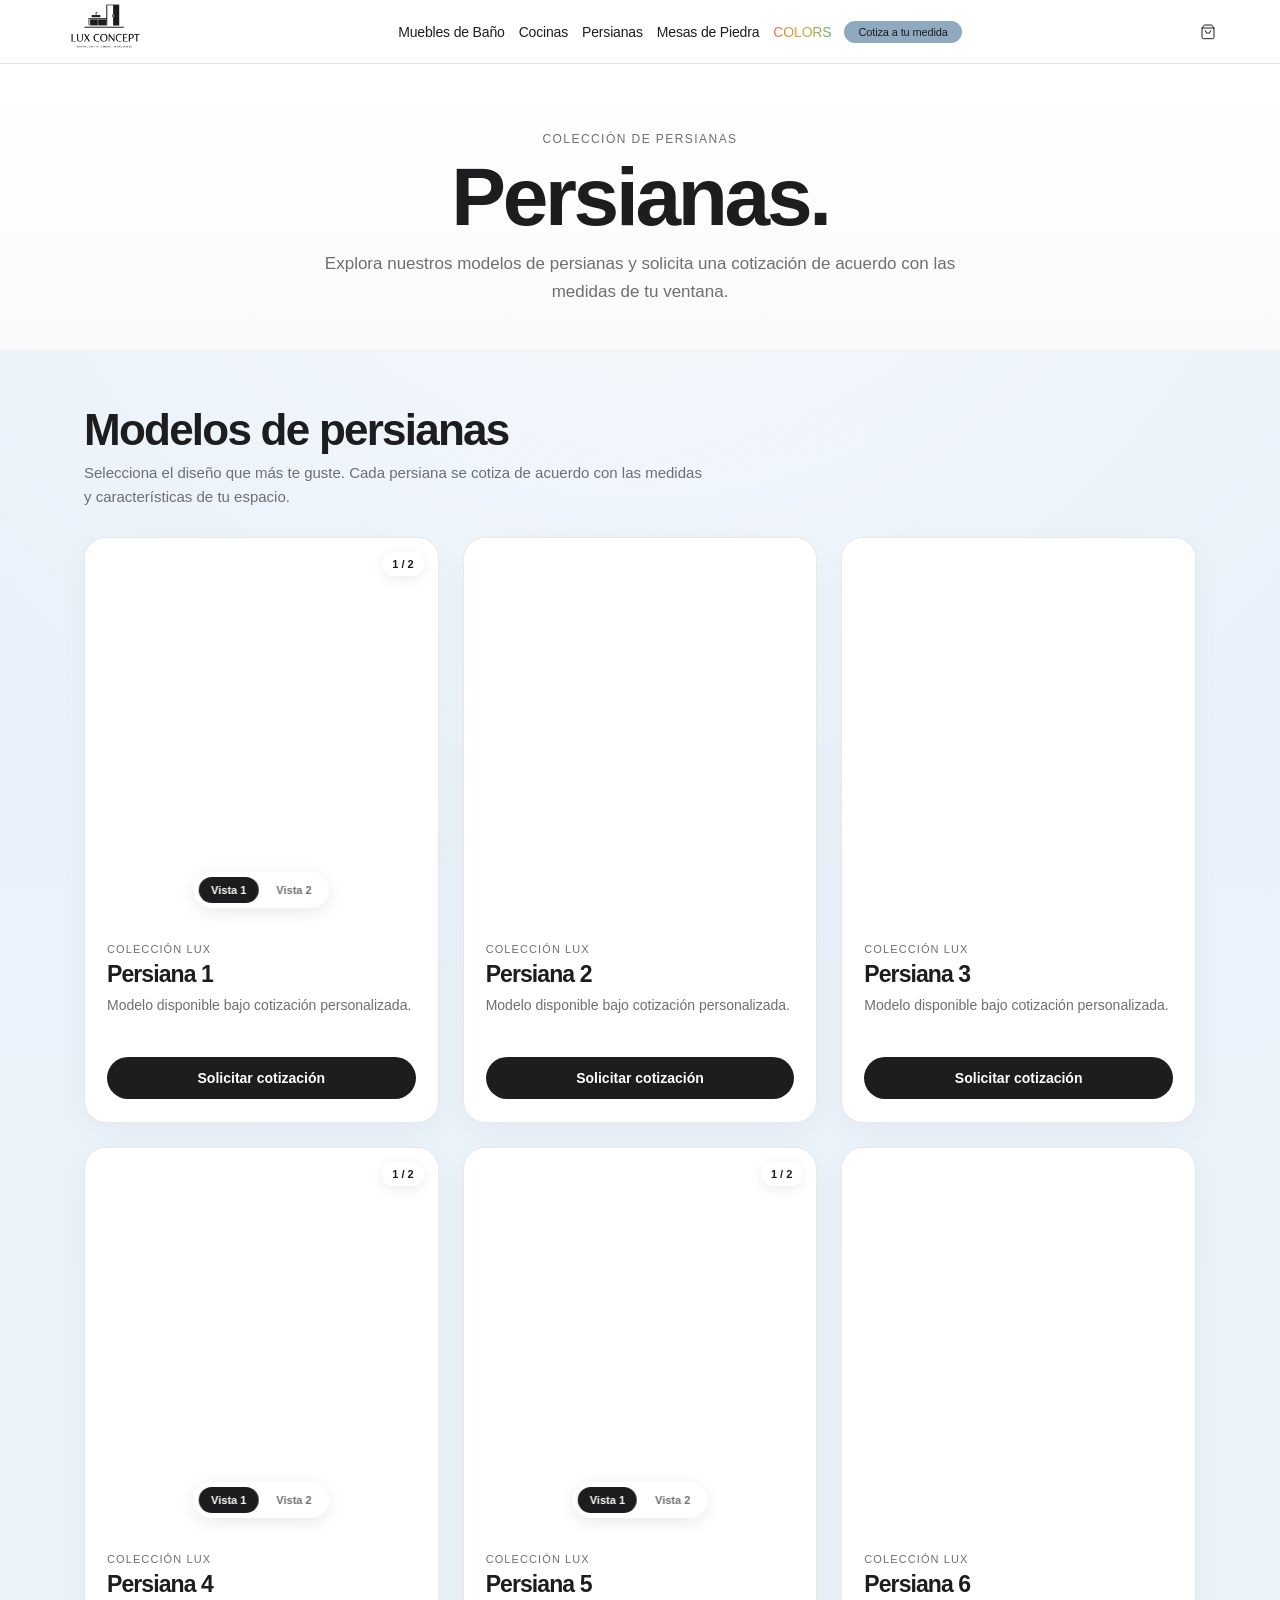
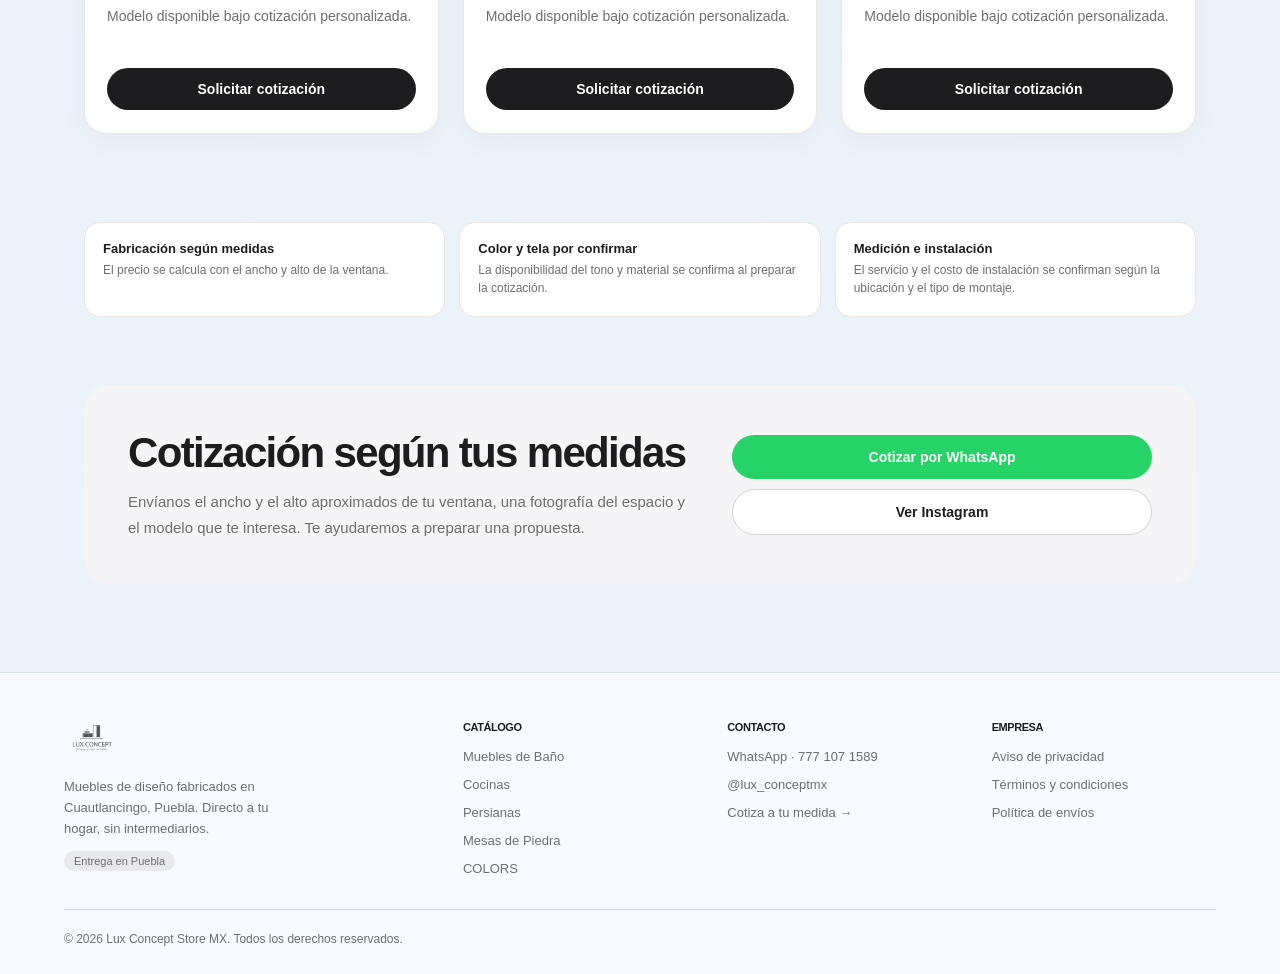
<file: pages/cortinas.html>
<!DOCTYPE html>
<html lang="es">
<head>
  <meta name="lux-build" content="2026-06-23-final-02">
  <meta charset="UTF-8">
  <meta name="robots" content="noindex, follow">
  <meta http-equiv="refresh" content="0; url=persianas.html">
  <link rel="canonical" href="https://luxstoremx.netlify.app/pages/persianas.html">
  <title>Persianas — Lux Concept</title>
</head>
<body>
  <p>La sección ahora se llama <a href="persianas.html">Persianas</a>.</p>
</body>
</html>
</file>
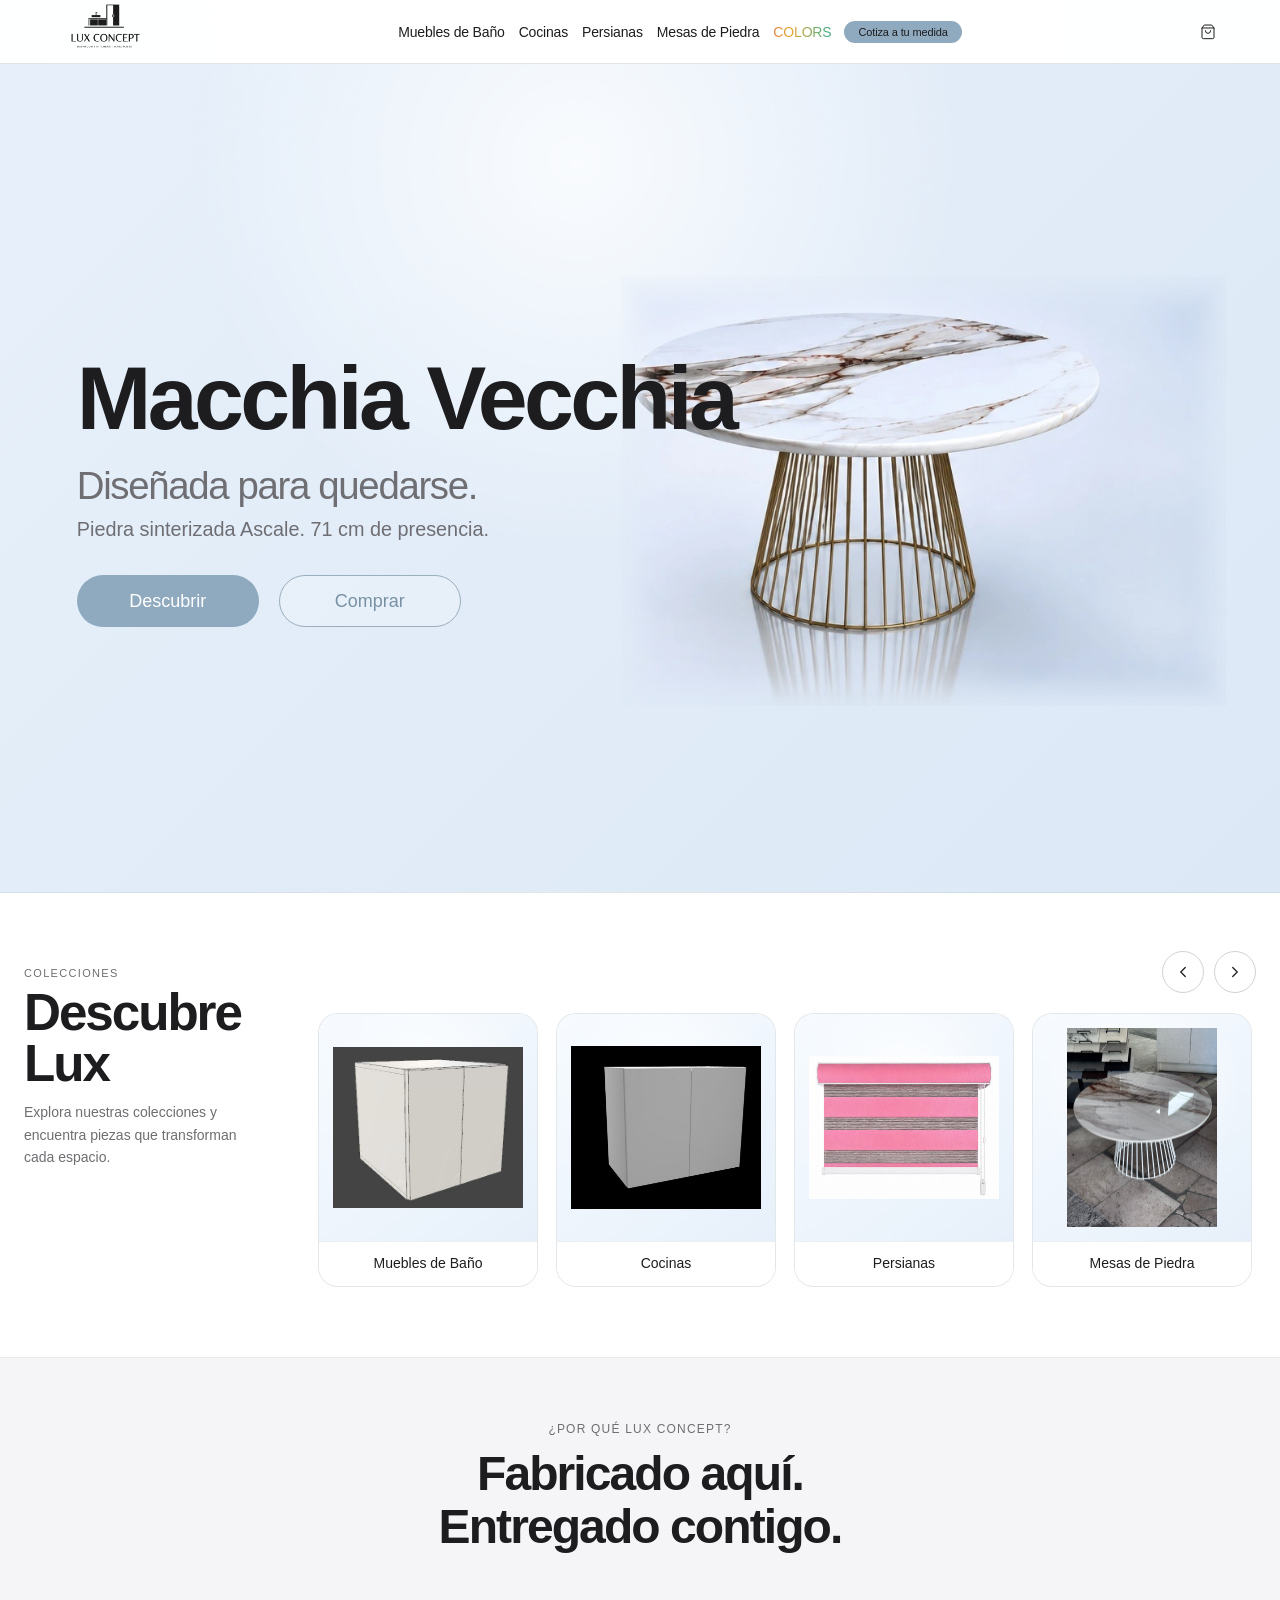
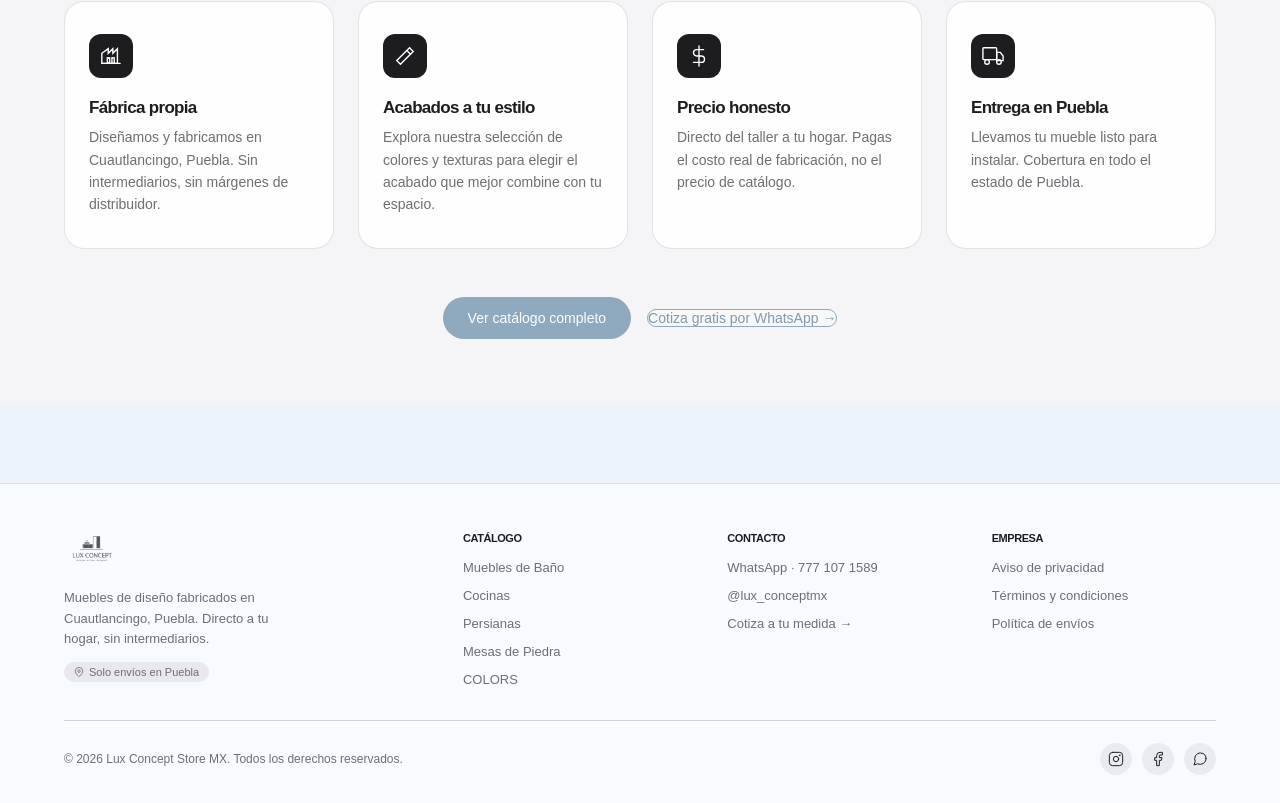
<file: pages/cuenta.html>
<!DOCTYPE html>
<html lang="es">
<head>
  <meta name="lux-build" content="2026-06-23-final-02">
  <meta charset="UTF-8">
  <meta http-equiv="refresh" content="0; url=../index.html">
  <title>Lux Concept</title>
</head>
<body>
  <p><a href="../index.html">Volver a Lux Concept</a></p>
</body>
</html>
</file>
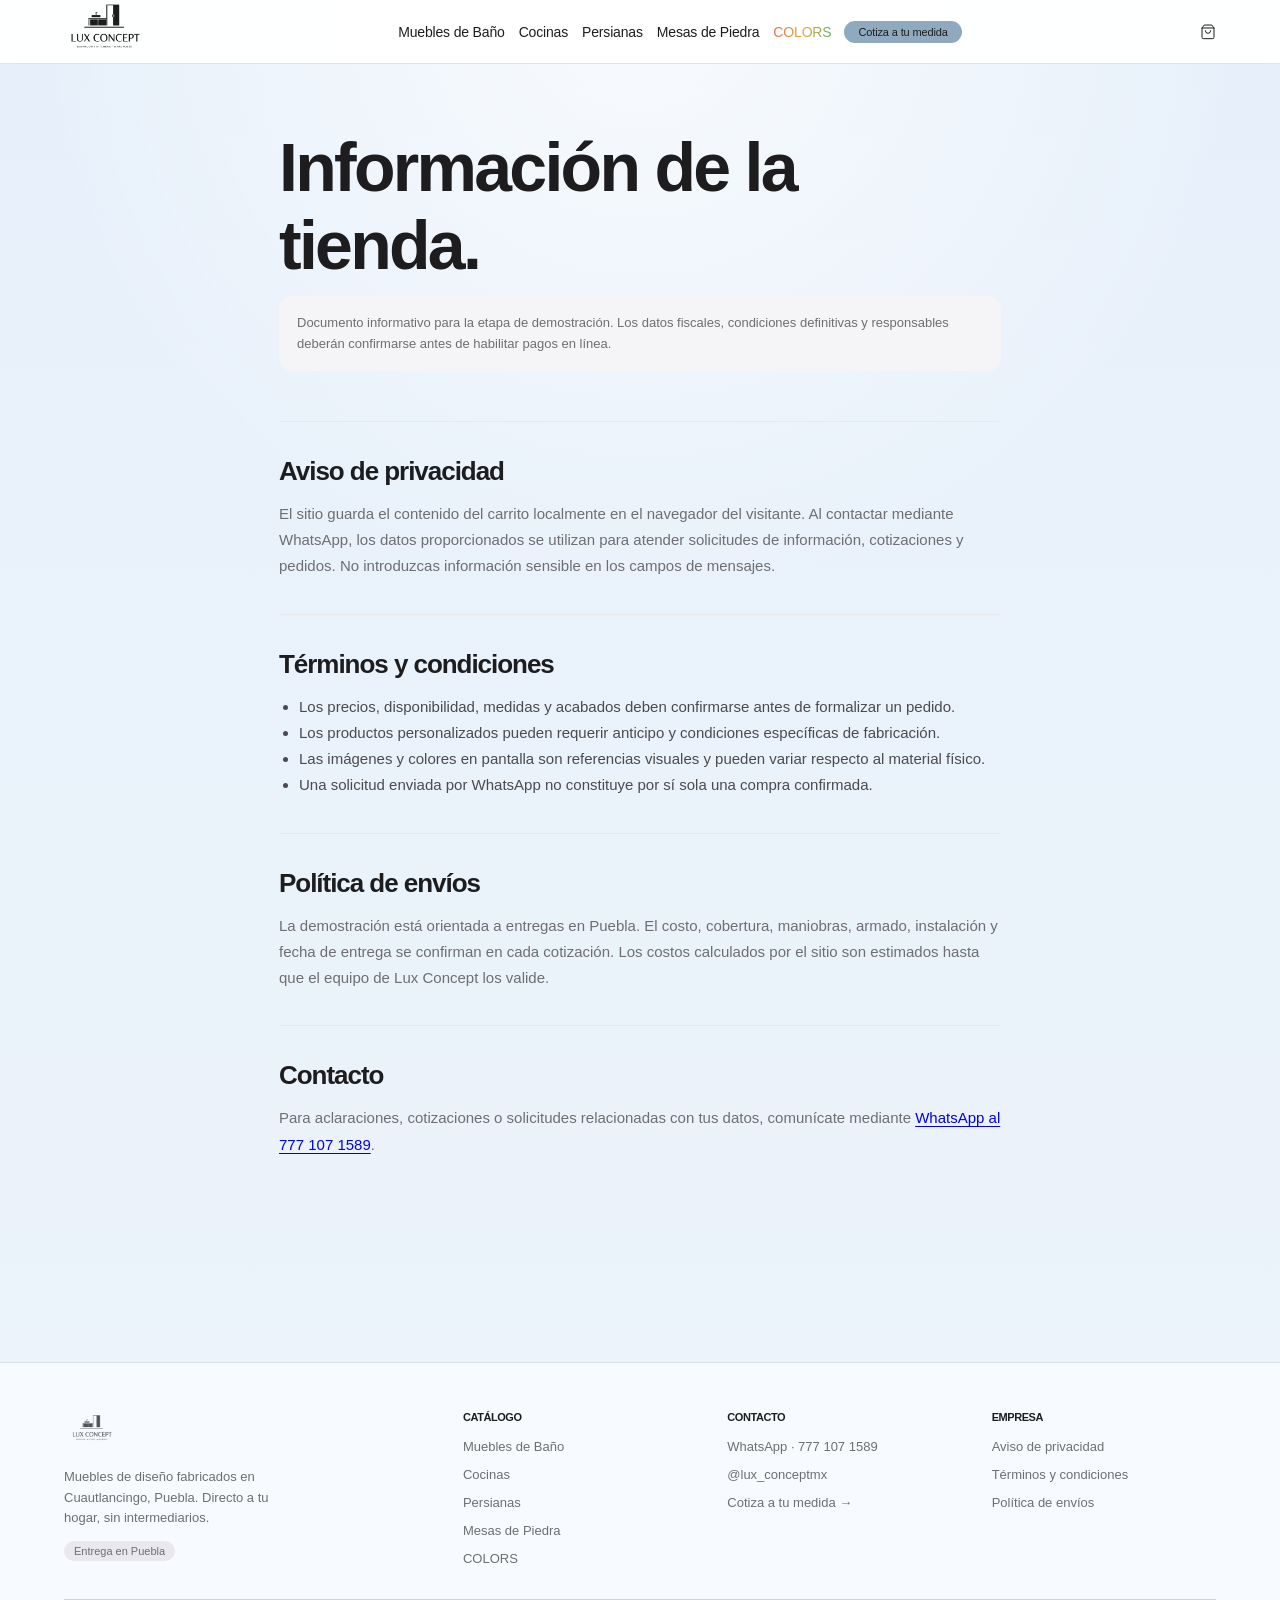
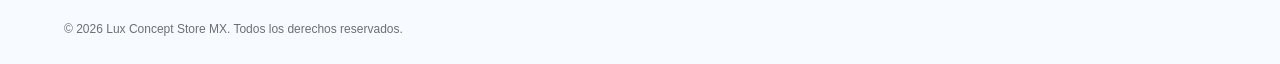
<file: pages/legal.html>
<!DOCTYPE html><html lang="es"><head>
  <meta name="lux-build" content="2026-06-23-final-02"><meta charset="UTF-8"><meta name="viewport" content="width=device-width,initial-scale=1"><link rel="icon" href="../favicon.svg"><title>Información legal — Lux Concept</title><link rel="stylesheet" href="../css/nav.css"><link rel="stylesheet" href="../css/main.css"><link rel="stylesheet" href="../css/footer.css"><link rel="stylesheet" href="../css/mobile.css"><style>.legal{max-width:850px;margin:0 auto;padding:64px 5% 90px}.legal h1{font-size:clamp(40px,6vw,68px);letter-spacing:-.035em;margin-bottom:12px}.legal>p{color:#6e6e73;line-height:1.65;margin-bottom:50px}.legal section{padding:34px 0;border-top:1px solid #e8e8ed}.legal h2{font-size:26px;margin-bottom:14px}.legal section p,.legal li{font-size:15px;color:#4b4b4f;line-height:1.75}.legal ul{padding-left:20px;margin-top:10px}.notice{background:#f5f5f7;border-radius:14px;padding:16px 18px;font-size:13px!important}</style>  <link rel="canonical" href="https://luxstoremx.netlify.app/pages/legal.html">
</head><body><nav class="nav">
  <div class="nav-inner">
    <a href="../index.html" class="nav-logo"><img src="../assets/logos/logo-black.png" alt="Lux Concept"></a>
    <ul class="nav-links">
      <li><a href="bano.html">Muebles de Baño</a></li>
      <li><a href="cocinas.html">Cocinas</a></li>
      <li><a href="persianas.html">Persianas</a></li>
      <li><a href="mesas-piedra.html">Mesas de Piedra</a></li>
      <li><a href="colors.html" class="nav-colors">COLORS</a></li>
      <li><a href="https://wa.me/527771071589?text=Hola%2C%20me%20interesa%20cotizar%20un%20mueble%20a%20medida.%20%C2%BFPodr%C3%ADan%20ayudarme%3F" target="_blank" rel="noopener" class="nav-cta">Cotiza a tu medida</a></li>
    </ul>
    <div class="nav-actions">
      <a href="#" class="nav-icon" aria-label="Carrito">
        <svg width="16" height="16" viewBox="0 0 24 24" fill="none" stroke="currentColor" stroke-width="1.5" stroke-linecap="round"><path d="M6 2L3 6v14a2 2 0 0 0 2 2h14a2 2 0 0 0 2-2V6l-3-4z"/><line x1="3" y1="6" x2="21" y2="6"/><path d="M16 10a4 4 0 0 1-8 0"/></svg>
      </a>
      <button class="nav-hamburger" id="hamburger" aria-label="Menú"><span></span><span></span><span></span></button>
    </div>
  </div>
</nav>
<div class="nav-mobile-menu" id="mobile-menu">
  <a href="bano.html">Muebles de Baño</a><a href="cocinas.html">Cocinas</a><a href="persianas.html">Persianas</a>
  <a href="mesas-piedra.html">Mesas de Piedra</a><a href="colors.html">COLORS</a>
  <a href="https://wa.me/527771071589?text=Hola%2C%20me%20interesa%20cotizar%20un%20mueble%20a%20medida.%20%C2%BFPodr%C3%ADan%20ayudarme%3F" target="_blank" rel="noopener" class="nav-cta">Cotiza a tu medida</a>
</div><main class="legal"><h1>Información de la tienda.</h1><p class="notice">Documento informativo para la etapa de demostración. Los datos fiscales, condiciones definitivas y responsables deberán confirmarse antes de habilitar pagos en línea.</p><section id="privacidad"><h2>Aviso de privacidad</h2><p>El sitio guarda el contenido del carrito localmente en el navegador del visitante. Al contactar mediante WhatsApp, los datos proporcionados se utilizan para atender solicitudes de información, cotizaciones y pedidos. No introduzcas información sensible en los campos de mensajes.</p></section><section id="terminos"><h2>Términos y condiciones</h2><ul><li>Los precios, disponibilidad, medidas y acabados deben confirmarse antes de formalizar un pedido.</li><li>Los productos personalizados pueden requerir anticipo y condiciones específicas de fabricación.</li><li>Las imágenes y colores en pantalla son referencias visuales y pueden variar respecto al material físico.</li><li>Una solicitud enviada por WhatsApp no constituye por sí sola una compra confirmada.</li></ul></section><section id="envios"><h2>Política de envíos</h2><p>La demostración está orientada a entregas en Puebla. El costo, cobertura, maniobras, armado, instalación y fecha de entrega se confirman en cada cotización. Los costos calculados por el sitio son estimados hasta que el equipo de Lux Concept los valide.</p></section><section><h2>Contacto</h2><p>Para aclaraciones, cotizaciones o solicitudes relacionadas con tus datos, comunícate mediante <a href="https://wa.me/527771071589" target="_blank" rel="noopener">WhatsApp al 777 107 1589</a>.</p></section></main><footer class="site-footer">
  <div class="footer-inner">
    <div class="footer-top">
      <div class="footer-brand"><img src="../assets/logos/logo-black.png" alt="Lux Concept Store MX"><p>Muebles de diseño fabricados en Cuautlancingo, Puebla. Directo a tu hogar, sin intermediarios.</p><span class="footer-badge">Entrega en Puebla</span></div>
      <div class="footer-col"><h4>Catálogo</h4><ul><li><a href="bano.html">Muebles de Baño</a></li><li><a href="cocinas.html">Cocinas</a></li><li><a href="persianas.html">Persianas</a></li><li><a href="mesas-piedra.html">Mesas de Piedra</a></li><li><a href="colors.html">COLORS</a></li></ul></div>
      <div class="footer-col"><h4>Contacto</h4><ul><li><a href="https://wa.me/527771071589" target="_blank" rel="noopener">WhatsApp · 777 107 1589</a></li><li><a href="https://www.instagram.com/lux_conceptmx/" target="_blank" rel="noopener">@lux_conceptmx</a></li><li><a href="https://wa.me/527771071589?text=Hola%2C%20me%20interesa%20cotizar." target="_blank" rel="noopener">Cotiza a tu medida →</a></li></ul></div>
      <div class="footer-col"><h4>Empresa</h4><ul><li><a href="legal.html#privacidad">Aviso de privacidad</a></li><li><a href="legal.html#terminos">Términos y condiciones</a></li><li><a href="legal.html#envios">Política de envíos</a></li></ul></div>
    </div>
    <div class="footer-bottom"><p class="footer-copy">© 2026 Lux Concept Store MX. Todos los derechos reservados.</p></div>
  </div>
</footer><script>
  const hamburger = document.getElementById('hamburger');
  const mobileMenu = document.getElementById('mobile-menu');
  if (hamburger && mobileMenu) {
    hamburger.addEventListener('click', () => mobileMenu.classList.toggle('open'));
    mobileMenu.querySelectorAll('a').forEach(a => a.addEventListener('click', () => mobileMenu.classList.remove('open')));
  }
</script><script src="../js/cart.js"></script></body></html>
</file>
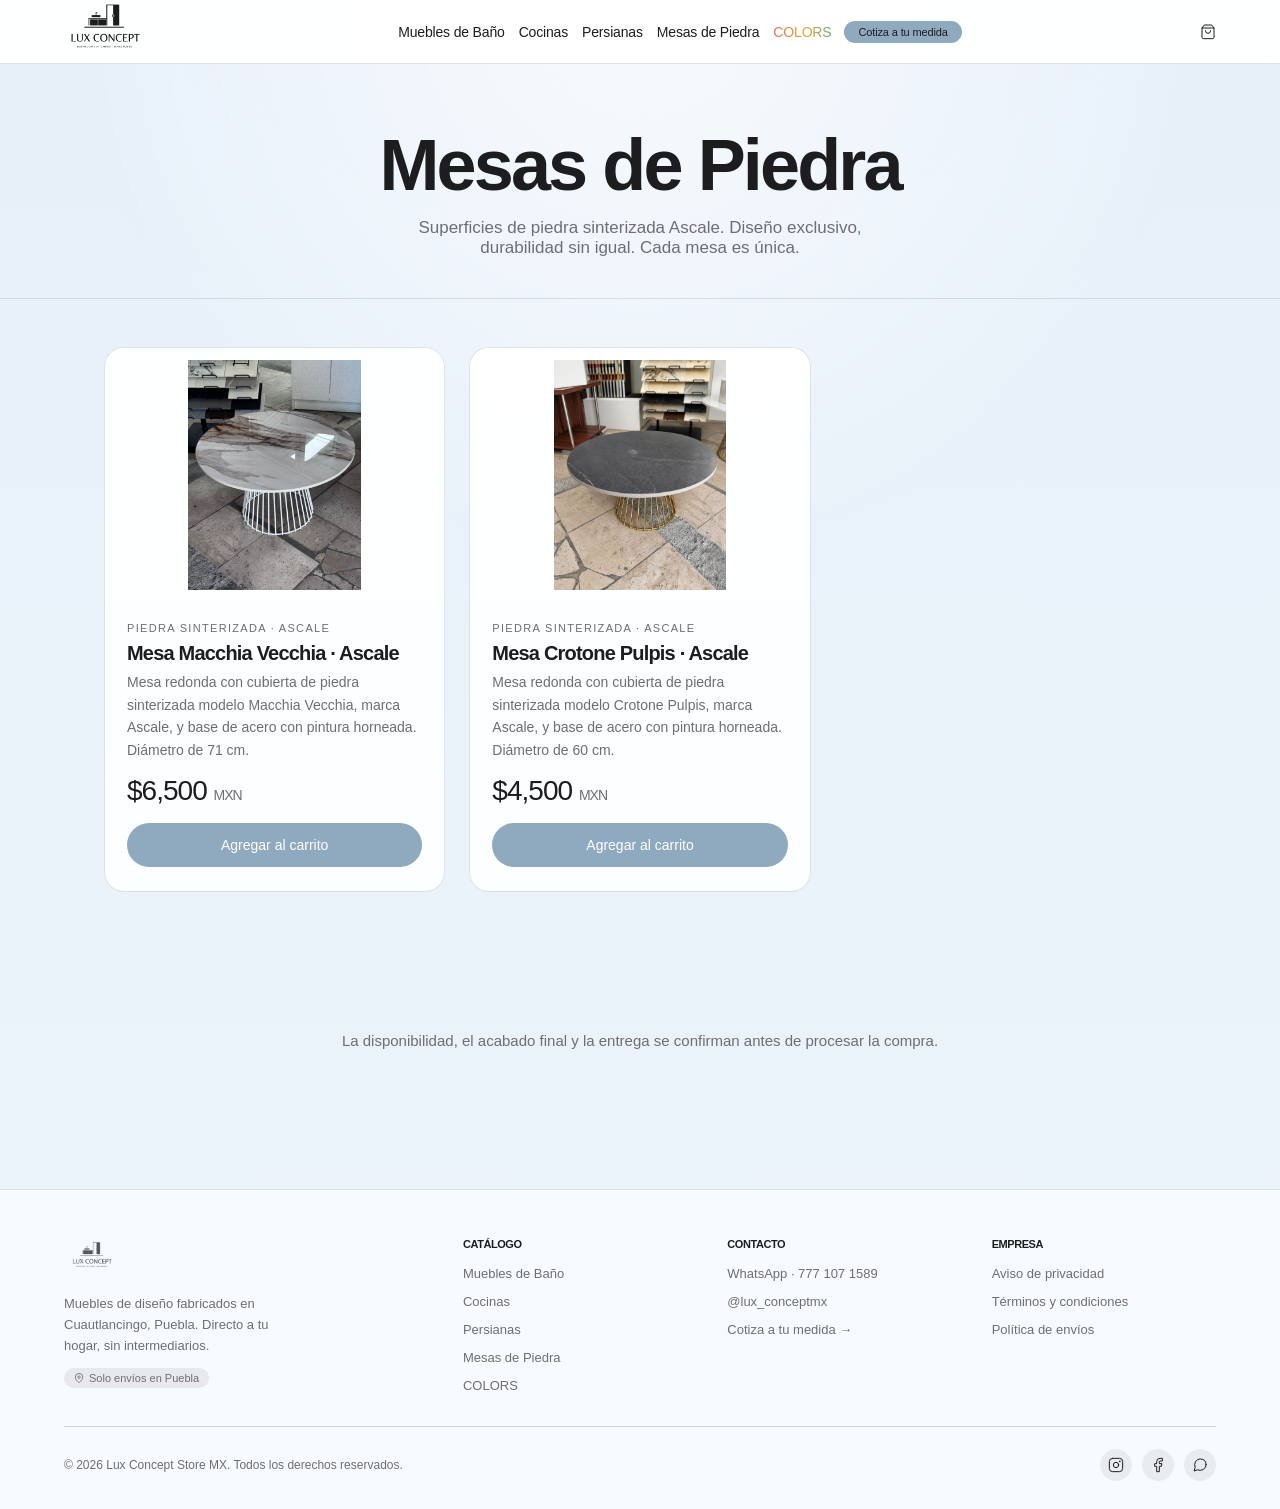
<file: pages/mesas-piedra.html>
<!DOCTYPE html>

<html lang="es">
<head>
<meta content="2026-06-24-mesas-restored-01" name="lux-build"/>
<meta charset="utf-8"/>
<link href="../favicon.svg" rel="icon" type="image/svg+xml"/>
<meta content="Mesas de piedra sinterizada Ascale en Puebla. Conoce Mesa Macchia Vecchia de 71 cm y Mesa Crotone Pulpis de 60 cm, con base de acero y pintura horneada." name="description"/>
<meta content="mesas piedra puebla, mesa ascale puebla, piedra sinterizada, mesas diseño puebla" name="keywords"/>
<meta content="Lux Concept Store MX" name="author"/>
<meta content="index, follow" name="robots"/>
<meta content="Mesas de Piedra Ascale — Lux Concept Store MX" property="og:title"/>
<meta content="Mesas Macchia Vecchia y Crotone Pulpis en piedra sinterizada Ascale, con base de acero y pintura horneada." property="og:description"/>
<meta content="website" property="og:type"/>
<meta content="es_MX" property="og:locale"/>
<link href="../css/footer.css" rel="stylesheet"/>
<meta content="width=device-width, initial-scale=1.0" name="viewport"/>
<title>Mesas de Piedra — Lux Concept</title>
<link href="../css/nav.css" rel="stylesheet"/>
<link href="../css/main.css" rel="stylesheet"/>
<style>
    .mesas-hero {
      text-align: center;
      padding: 60px 5% 40px;
      border-bottom: 1px solid #f0f0f0;
    }
    .mesas-hero h1 {
      font-size: clamp(36px, 6vw, 72px);
      font-weight: 600;
      letter-spacing: -0.02em;
      color: #1d1d1f;
      margin-bottom: 12px;
    }
    .mesas-hero p {
      font-size: 17px;
      color: #6e6e73;
      max-width: 500px;
      margin: 0 auto;
    }
    .mesas-grid {
      max-width: 1200px;
      margin: 0 auto;
      padding: 48px 5% 80px;
      display: grid;
      grid-template-columns: repeat(auto-fill, minmax(320px, 1fr));
      gap: 24px;
    }
    .mesa-card {
      border: 1px solid #e8e8e8;
      border-radius: 20px;
      overflow: hidden;
      background: #fff;
      transition: transform .2s;
    }
    .mesa-card:hover { transform: translateY(-4px); }
    .mesa-card img {
      width: 100%;
      aspect-ratio: 4/3;
      object-fit: contain;
      object-position: center;
      display: block;
      padding: 12px;
      background: #f5f5f7;
    }
    .mesa-card-body { padding: 20px 22px 24px; }
    .mesa-card-cat {
      font-size: 11px;
      letter-spacing: .1em;
      text-transform: uppercase;
      color: #6e6e73;
      margin-bottom: 8px;
    }
    .mesa-card-name {
      font-size: 20px;
      font-weight: 600;
      color: #1d1d1f;
      margin-bottom: 6px;
    }
    .mesa-card-desc {
      font-size: 14px;
      color: #6e6e73;
      line-height: 1.6;
      margin-bottom: 6px;
    }
    .mesa-card-price {
      font-size: 28px;
      font-weight: 300;
      color: #1d1d1f;
      margin: 14px 0 16px;
    }
    .mesa-card-price span {
      font-size: 14px;
      color: #6e6e73;
    }
    .btn-whatsapp {
      display: block;
      width: 100%;
      padding: 13px;
      background: #1d1d1f;
      color: white;
      border: none;
      border-radius: 980px;
      font-size: 14px;
      font-weight: 500;
      text-align: center;
      text-decoration: none;
      transition: background .2s;
      font-family: -apple-system, sans-serif;
    }
    .btn-whatsapp:hover { background: #515154; }
    .coming-soon {
      text-align: center;
      padding: 60px 5%;
      color: #6e6e73;
      font-size: 15px;
    }
  </style>
<link href="../css/mobile.css" rel="stylesheet"/>
<link href="https://luxstoremx.netlify.app/pages/mesas-piedra.html" rel="canonical"/>
<link href="../css/quote-panel.css" rel="stylesheet"/></head>
<body>
<!-- NAV -->
<nav class="nav">
<div class="nav-inner">
<a class="nav-logo" href="../index.html">
<img alt="Lux Concept" src="../assets/logos/logo-black.png"/>
</a>
<ul class="nav-links">
<li><a href="bano.html">Muebles de Baño</a></li>
<li><a href="cocinas.html">Cocinas</a></li>
<li><a href="persianas.html">Persianas</a></li>
<li><a href="mesas-piedra.html">Mesas de Piedra</a></li>
<li><a class="nav-colors" href="colors.html">COLORS</a></li>
<li>
<a class="nav-cta" href="https://wa.me/527771071589?text=Hola%2C%20me%20interesa%20cotizar%20un%20mueble%20a%20medida.%20%C2%BFPodr%C3%ADan%20ayudarme%3F" target="_blank">Cotiza a tu medida</a>
</li>
</ul>
<div class="nav-actions">
<a aria-label="Carrito" class="nav-icon" href="#">
<svg fill="none" height="16" stroke="currentColor" stroke-linecap="round" stroke-width="1.5" viewbox="0 0 24 24" width="16"><path d="M6 2L3 6v14a2 2 0 0 0 2 2h14a2 2 0 0 0 2-2V6l-3-4z"></path><line x1="3" x2="21" y1="6" y2="6"></line><path d="M16 10a4 4 0 0 1-8 0"></path></svg>
</a>
<button aria-label="Menú" class="nav-hamburger" id="hamburger">
<span></span><span></span><span></span>
</button>
</div>
</div>
</nav>
<div class="nav-mobile-menu" id="mobile-menu">
<a href="bano.html">Muebles de Baño</a>
<a href="cocinas.html">Cocinas</a>
<a href="persianas.html">Persianas</a>
<a href="mesas-piedra.html">Mesas de Piedra</a>
<a href="colors.html">COLORS</a>
<a class="nav-cta" href="https://wa.me/527771071589?text=Hola%2C%20me%20interesa%20cotizar%20un%20mueble%20a%20medida.%20%C2%BFPodr%C3%ADan%20ayudarme%3F" target="_blank">Cotiza a tu medida</a>
</div>
<!-- HERO -->
<div class="mesas-hero">
<h1>Mesas de Piedra</h1>
<p>Superficies de piedra sinterizada Ascale. Diseño exclusivo, durabilidad sin igual. Cada mesa es única.</p>
</div>
<!-- GRID -->
<div class="mesas-grid">

<div class="mesa-card"
     id="product-mesa-macchia-vecchia"
     onclick="openStoneQuote('macchia-vecchia')"
     onkeydown="if(event.key==='Enter'||event.key===' '){event.preventDefault();openStoneQuote('macchia-vecchia')}"
     role="button"
     tabindex="0">
  <img
    alt="Mesa Macchia Vecchia Ascale de 71 centímetros de diámetro"
    src="../assets/products/mesas-piedra/MESA.jpeg"
  />
  <div class="mesa-card-body">
    <p class="mesa-card-cat">Piedra sinterizada · Ascale</p>
    <p class="mesa-card-name">Mesa Macchia Vecchia · Ascale</p>
    <p class="mesa-card-desc">
      Mesa redonda con cubierta de piedra sinterizada modelo Macchia Vecchia,
      marca Ascale, y base de acero con pintura horneada. Diámetro de 71 cm.
    </p>
    <p class="mesa-card-price">$6,500 <span>MXN</span></p>
    <a
      class="btn-whatsapp"
      href="#"
      onclick="event.preventDefault();event.stopPropagation();openStoneQuote('macchia-vecchia')">
      Agregar al carrito
    </a>
  </div>
</div>

<div class="mesa-card"
     id="product-mesa-crotone-pulpis"
     onclick="openStoneQuote('crotone-pulpis')"
     onkeydown="if(event.key==='Enter'||event.key===' '){event.preventDefault();openStoneQuote('crotone-pulpis')}"
     role="button"
     tabindex="0">
  <img
    alt="Mesa Crotone Pulpis Ascale de 60 centímetros de diámetro"
    src="../assets/products/mesas-piedra/MESA2.jpeg"
  />
  <div class="mesa-card-body">
    <p class="mesa-card-cat">Piedra sinterizada · Ascale</p>
    <p class="mesa-card-name">Mesa Crotone Pulpis · Ascale</p>
    <p class="mesa-card-desc">
      Mesa redonda con cubierta de piedra sinterizada modelo Crotone Pulpis,
      marca Ascale, y base de acero con pintura horneada. Diámetro de 60 cm.
    </p>
    <p class="mesa-card-price">$4,500 <span>MXN</span></p>
    <a
      class="btn-whatsapp"
      href="#"
      onclick="event.preventDefault();event.stopPropagation();openStoneQuote('crotone-pulpis')">
      Agregar al carrito
    </a>
  </div>
</div>

</div>
<p class="coming-soon">La disponibilidad, el acabado final y la entrega se confirman antes de procesar la compra.</p>
<!-- FOOTER -->
<footer class="site-footer">
<div class="footer-inner">
<div class="footer-top">
<div class="footer-brand">
<img alt="Lux Concept Store MX" src="../assets/logos/logo-black.png"/>
<p>Muebles de diseño fabricados en Cuautlancingo, Puebla. Directo a tu hogar, sin intermediarios.</p>
<span class="footer-badge">
<svg fill="none" height="10" stroke="currentColor" stroke-width="2" viewbox="0 0 24 24" width="10"><path d="M21 10c0 7-9 13-9 13S3 17 3 10a9 9 0 0 1 18 0z"></path><circle cx="12" cy="10" r="3"></circle></svg>
            Solo envíos en Puebla
          </span>
</div>
<div class="footer-col">
<h4>Catálogo</h4>
<ul>
<li><a href="bano.html">Muebles de Baño</a></li>
<li><a href="cocinas.html">Cocinas</a></li><li><a href="persianas.html">Persianas</a></li>
<li><a href="mesas-piedra.html">Mesas de Piedra</a></li>
<li><a href="colors.html">COLORS</a></li>
</ul>
</div>
<div class="footer-col">
<h4>Contacto</h4>
<ul>
<li><a href="https://wa.me/527771071589" target="_blank">WhatsApp · 777 107 1589</a></li>
<li><a href="https://www.instagram.com/lux_conceptmx/" target="_blank">@lux_conceptmx</a></li>
<li><a href="https://wa.me/527771071589?text=Hola%2C%20me%20interesa%20cotizar." target="_blank">Cotiza a tu medida →</a></li>
</ul>
</div>
<div class="footer-col">
<h4>Empresa</h4>
<ul>
<li><a href="legal.html#privacidad">Aviso de privacidad</a></li>
<li><a href="legal.html#terminos">Términos y condiciones</a></li>
<li><a href="legal.html#envios">Política de envíos</a></li>
</ul>
</div>
</div>
<div class="footer-bottom">
<p class="footer-copy">© 2026 Lux Concept Store MX. Todos los derechos reservados.</p>
<div class="footer-social">
<a aria-label="Instagram" href="https://www.instagram.com/lux_conceptmx/" target="_blank">
<svg fill="none" stroke="currentColor" stroke-linecap="round" stroke-width="1.5" viewbox="0 0 24 24"><rect height="20" rx="5" width="20" x="2" y="2"></rect><circle cx="12" cy="12" r="4"></circle><circle cx="17.5" cy="6.5" fill="currentColor" r="0.5"></circle></svg>
</a>
<a aria-label="Facebook" href="https://www.facebook.com/profile.php?id=61570695387130" target="_blank">
<svg fill="none" stroke="currentColor" stroke-linecap="round" stroke-width="1.5" viewbox="0 0 24 24"><path d="M18 2h-3a5 5 0 0 0-5 5v3H7v4h3v8h4v-8h3l1-4h-4V7a1 1 0 0 1 1-1h3z"></path></svg>
</a>
<a aria-label="WhatsApp" href="https://wa.me/527771071589" target="_blank">
<svg fill="none" stroke="currentColor" stroke-linecap="round" stroke-width="1.5" viewbox="0 0 24 24"><path d="M21 11.5a8.38 8.38 0 0 1-.9 3.8 8.5 8.5 0 0 1-7.6 4.7 8.38 8.38 0 0 1-3.8-.9L3 21l1.9-5.7a8.38 8.38 0 0 1-.9-3.8 8.5 8.5 0 0 1 4.7-7.6 8.38 8.38 0 0 1 3.8-.9h.5a8.48 8.48 0 0 1 8 8v.5z"></path></svg>
</a>
</div>
</div>
</div>
</footer>
<script>
    const hamburger = document.getElementById('hamburger');
    const mobileMenu = document.getElementById('mobile-menu');
    if (hamburger && mobileMenu) {
      hamburger.addEventListener('click', () => mobileMenu.classList.toggle('open'));
      mobileMenu.querySelectorAll('a').forEach(a => a.addEventListener('click', () => mobileMenu.classList.remove('open')));
    }
  </script>
<script>
  const STONE_PRODUCTS = {
    'macchia-vecchia': {
      id: 'mesa-macchia-vecchia-ascale',
      name: 'Mesa Macchia Vecchia · Ascale',
      category: 'Mesas de Piedra',
      price: 6500,
      image: '../assets/products/mesas-piedra/MESA.jpeg',
      details: 'Macchia Vecchia · Ascale · 71 cm de diámetro · Base de acero con pintura horneada',
      description: 'Selecciona si recogerás la mesa en fábrica, en tienda o si necesitas envío a domicilio.',
      colors: false,
      assembly: false
    },
    'crotone-pulpis': {
      id: 'mesa-crotone-pulpis-ascale',
      name: 'Mesa Crotone Pulpis · Ascale',
      category: 'Mesas de Piedra',
      price: 4500,
      image: '../assets/products/mesas-piedra/MESA2.jpeg',
      details: 'Crotone Pulpis · Ascale · 60 cm de diámetro · Base de acero con pintura horneada',
      description: 'Selecciona si recogerás la mesa en fábrica, en tienda o si necesitas envío a domicilio.',
      colors: false,
      assembly: false
    }
  };

  function openStoneQuote(productId) {
    if (!window.LuxQuote) return;

    const product = STONE_PRODUCTS[productId] || STONE_PRODUCTS['macchia-vecchia'];
    LuxQuote.open(product);
  }

  const requestedStoneProduct =
    new URLSearchParams(window.location.search).get('product');

  const legacyStoneProducts = {
    'mesa-redonda-ascale': 'macchia-vecchia',
    'mesa-macchia-vecchia': 'macchia-vecchia',
    'mesa-crotone-pulpis': 'crotone-pulpis'
  };

  const selectedStoneProduct =
    legacyStoneProducts[requestedStoneProduct] || requestedStoneProduct;

  if (STONE_PRODUCTS[selectedStoneProduct]) {
    window.addEventListener('load', () => openStoneQuote(selectedStoneProduct));
  }
</script>
<script src="../js/cart.js"></script>
<script src="../js/quote-panel.js"></script>
</body>
</html>
</file>
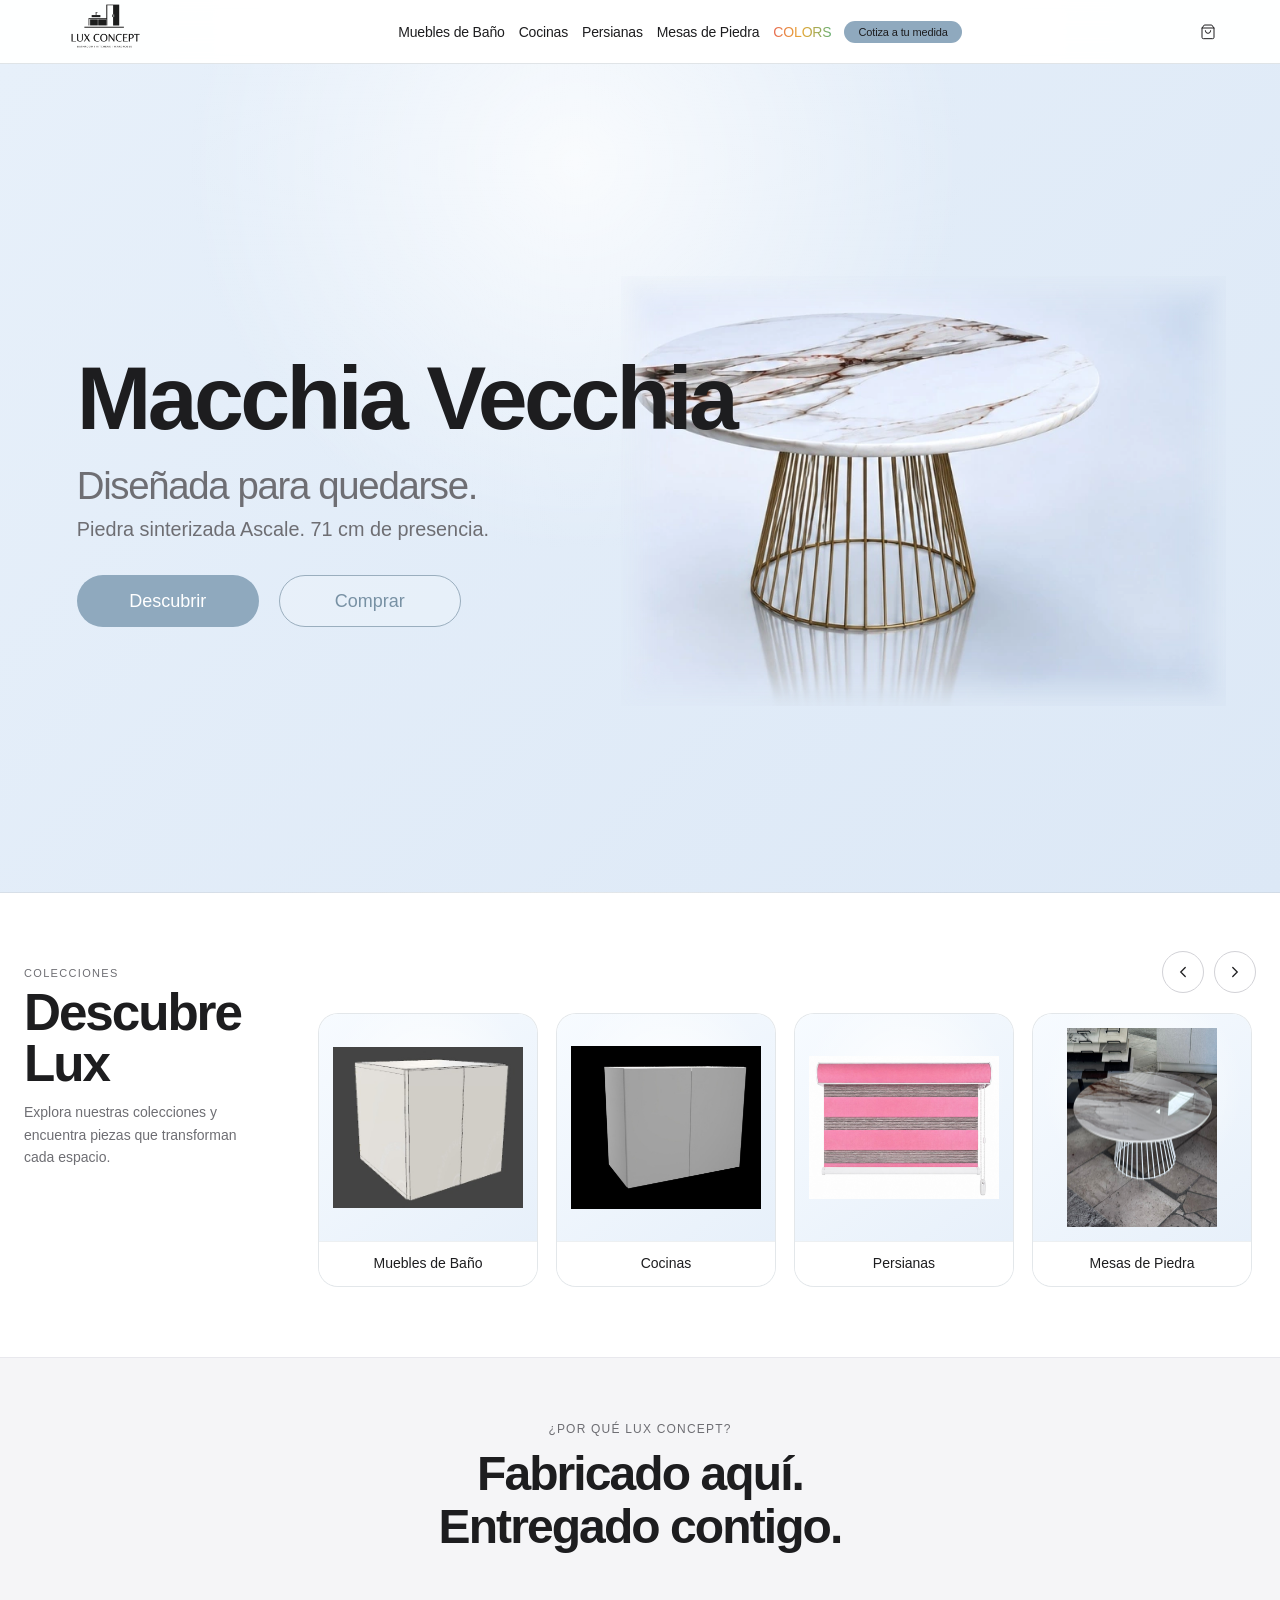
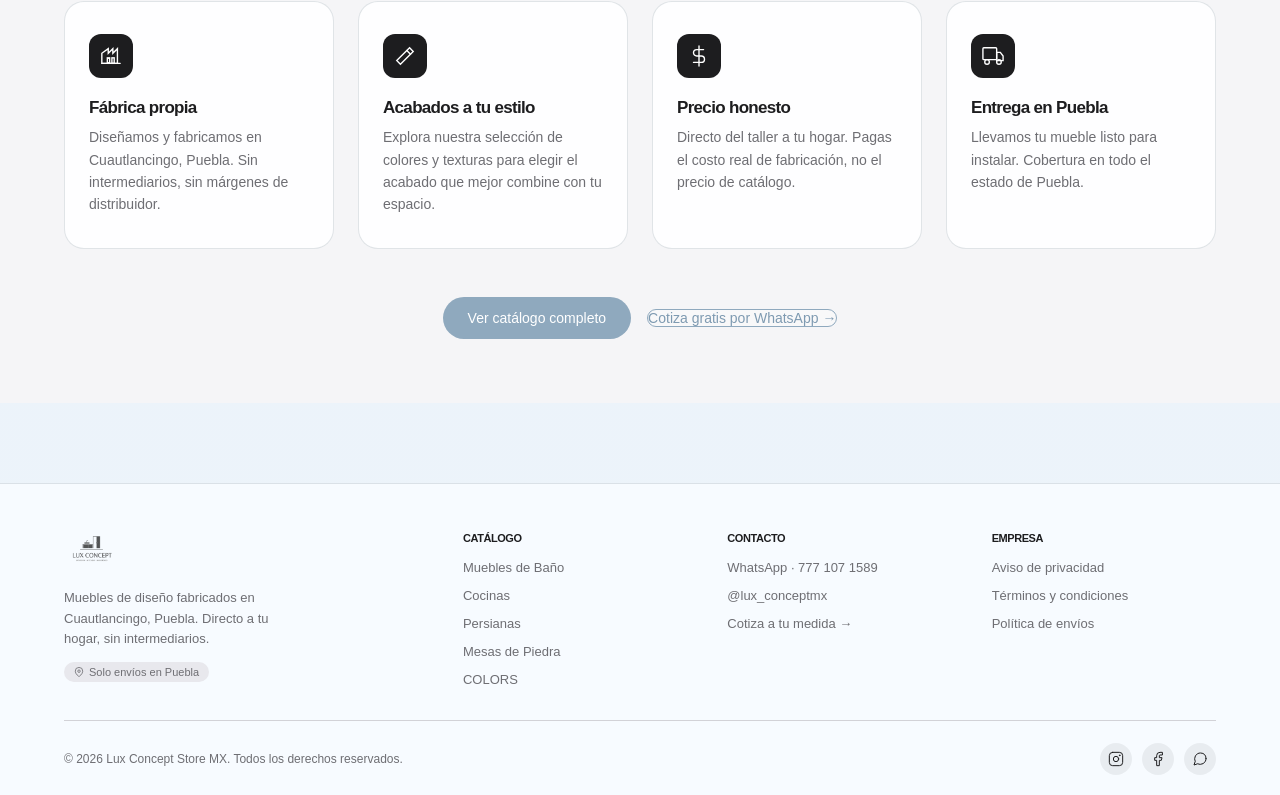
<file: pages/nuur.html>
<!DOCTYPE html>
<html lang="es">
<head>
  <meta name="lux-build" content="2026-06-23-final-02">
  <meta charset="UTF-8">
  <meta name="robots" content="noindex, nofollow">
  <meta http-equiv="refresh" content="0; url=../index.html">
  <link rel="canonical" href="https://luxstoremx.netlify.app/">
  <title>Lux Concept</title>
</head>
<body>
  <p>Esta sección ya no está disponible. <a href="../index.html">Volver al inicio</a>.</p>
</body>
</html>
</file>
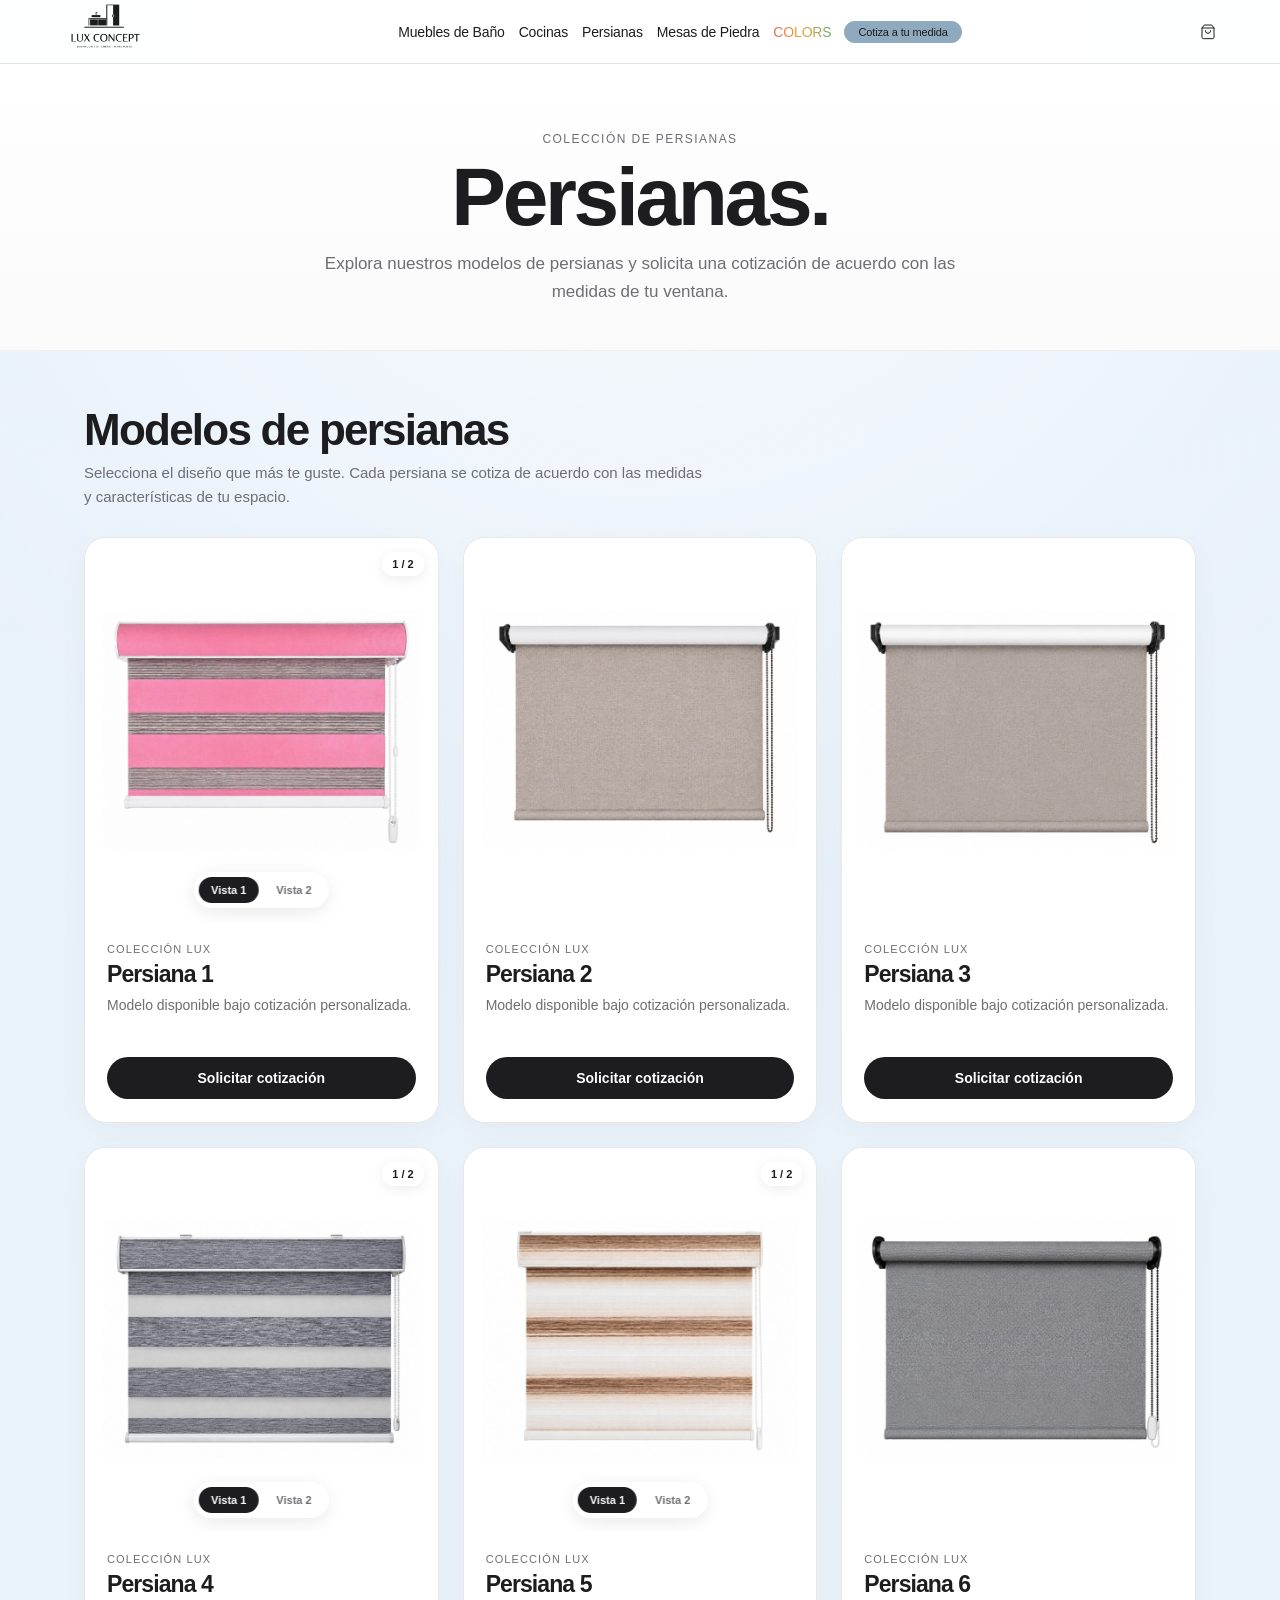
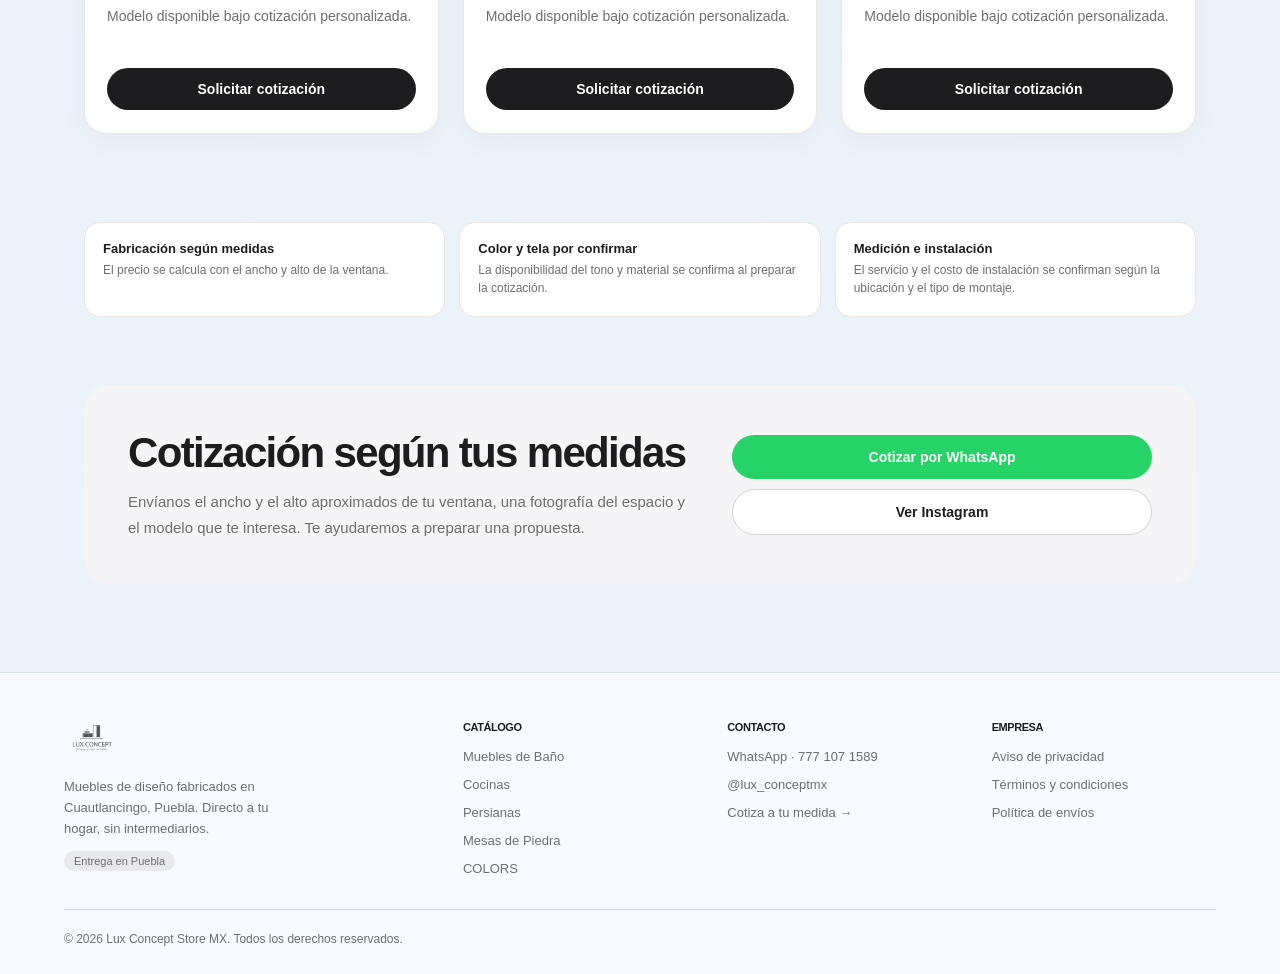
<file: pages/persianas.html>
<!DOCTYPE html>

<html lang="es">
<head>
<meta content="2026-06-23-custom-01" name="lux-build"/>
<meta charset="utf-8"/>
<meta content="width=device-width, initial-scale=1" name="viewport"/>
<link href="../favicon.svg" rel="icon"/>
<title>Persianas a medida en Puebla — Lux Concept</title>
<meta content="Persianas a medida en Puebla. Explora los modelos de Lux Concept y solicita una cotización según las medidas de tu ventana." name="description"/>
<link href="../css/nav.css" rel="stylesheet"/>
<link href="../css/main.css" rel="stylesheet"/>
<link href="../css/footer.css" rel="stylesheet"/>
<link href="../css/mobile.css" rel="stylesheet"/>
<style>
    .curtains-hero {
      text-align: center;
      padding: 68px 5% 44px;
      border-bottom: 1px solid #f0f0f0;
      background: linear-gradient(180deg, #fff 0%, #fafafa 100%);
    }

    .curtains-hero small {
      display: block;
      margin-bottom: 12px;
      font-size: 12px;
      letter-spacing: .12em;
      text-transform: uppercase;
      color: #6e6e73;
    }

    .curtains-hero h1 {
      margin: 0 0 14px;
      font-size: clamp(44px, 7vw, 82px);
      line-height: .95;
      letter-spacing: -.04em;
      color: #1d1d1f;
    }

    .curtains-hero p {
      max-width: 650px;
      margin: 0 auto;
      font-size: 17px;
      line-height: 1.65;
      color: #6e6e73;
    }

    .curtains-section {
      max-width: 1240px;
      margin: 0 auto;
      padding: 54px 5% 88px;
    }

    .section-heading {
      display: flex;
      align-items: end;
      justify-content: space-between;
      gap: 24px;
      margin-bottom: 28px;
    }

    .section-heading h2 {
      margin: 0 0 6px;
      font-size: clamp(28px, 4vw, 44px);
      letter-spacing: -.03em;
      color: #1d1d1f;
    }

    .section-heading p {
      margin: 0;
      max-width: 620px;
      font-size: 15px;
      line-height: 1.6;
      color: #6e6e73;
    }

    .curtains-grid {
      display: grid;
      grid-template-columns: repeat(3, minmax(0, 1fr));
      gap: 24px;
    }

    .curtain-card {
      overflow: hidden;
      border: 1px solid #e8e8e8;
      border-radius: 22px;
      background: #fff;
      box-shadow: 0 8px 30px rgba(0,0,0,.035);
      transition: transform .2s ease, box-shadow .2s ease;
    }

    .curtain-card:hover {
      transform: translateY(-4px);
      box-shadow: 0 14px 36px rgba(0,0,0,.07);
    }

    .curtain-image-wrap {
      position: relative;
      height: clamp(290px, 30vw, 410px);
      background: #fff;
      overflow: hidden;
      display: flex;
      align-items: center;
      justify-content: center;
    }

    .curtain-image {
      display: block;
      width: 100%;
      height: 100%;
      max-width: 100%;
      max-height: 100%;
      object-fit: contain;
      object-position: center;
      padding: 18px;
      box-sizing: border-box;
      background: #fff;
      transition: opacity .18s ease;
    }

    .curtain-card:hover .curtain-image {
      transform: none;
    }

    .image-counter {
      position: absolute;
      top: 14px;
      right: 14px;
      padding: 6px 10px;
      border-radius: 999px;
      background: rgba(255,255,255,.9);
      backdrop-filter: blur(10px);
      font-size: 11px;
      font-weight: 600;
      color: #1d1d1f;
      box-shadow: 0 3px 14px rgba(0,0,0,.08);
    }

    .image-switch {
      position: absolute;
      left: 50%;
      bottom: 14px;
      transform: translateX(-50%);
      display: flex;
      gap: 6px;
      padding: 5px;
      border-radius: 999px;
      background: rgba(255,255,255,.9);
      backdrop-filter: blur(10px);
      box-shadow: 0 4px 18px rgba(0,0,0,.09);
    }

    .image-switch button {
      border: 0;
      border-radius: 999px;
      padding: 7px 12px;
      background: transparent;
      color: #6e6e73;
      font-size: 11px;
      font-weight: 600;
      font-family: inherit;
      cursor: pointer;
      transition: background .15s ease, color .15s ease;
    }

    .image-switch button.active {
      background: #1d1d1f;
      color: #fff;
    }

    .curtain-card-body {
      padding: 21px 22px 23px;
    }

    .curtain-category {
      margin: 0 0 6px;
      font-size: 11px;
      letter-spacing: .1em;
      text-transform: uppercase;
      color: #6e6e73;
    }

    .curtain-name {
      margin: 0 0 8px;
      font-size: 23px;
      line-height: 1.15;
      font-weight: 600;
      letter-spacing: -.02em;
      color: #1d1d1f;
    }

    .curtain-desc {
      min-height: 44px;
      margin: 0 0 18px;
      font-size: 14px;
      line-height: 1.55;
      color: #6e6e73;
    }

    .quote-btn {
      display: flex;
      align-items: center;
      justify-content: center;
      width: 100%;
      padding: 13px 18px;
      border-radius: 999px;
      background: #1d1d1f;
      color: #fff;
      text-decoration: none;
      font-size: 14px;
      font-weight: 600;
      transition: background .18s ease;
    }

    .quote-btn:hover {
      background: #515154;
    }

    .measure-callout {
      max-width: 1240px;
      margin: 0 auto 88px;
      padding: 0 5%;
    }

    .measure-panel {
      display: grid;
      grid-template-columns: 1.15fr .85fr;
      gap: 36px;
      align-items: center;
      padding: 44px;
      border-radius: 26px;
      background: #f5f5f7;
    }

    .measure-panel h2 {
      margin: 0 0 12px;
      font-size: clamp(28px, 4vw, 42px);
      letter-spacing: -.03em;
      color: #1d1d1f;
    }

    .measure-panel p {
      margin: 0;
      max-width: 610px;
      font-size: 15px;
      line-height: 1.7;
      color: #6e6e73;
    }

    .measure-actions {
      display: flex;
      flex-direction: column;
      gap: 10px;
    }

    .measure-actions a {
      display: flex;
      justify-content: center;
      align-items: center;
      padding: 14px 18px;
      border-radius: 999px;
      text-decoration: none;
      font-size: 14px;
      font-weight: 600;
    }

    .measure-actions .primary {
      background: #25D366;
      color: #fff;
    }

    .measure-actions .secondary {
      border: 1px solid #d2d2d7;
      background: #fff;
      color: #1d1d1f;
    }

    @media (max-width: 960px) {
      .curtains-grid {
        grid-template-columns: repeat(2, minmax(0, 1fr));
      }

      .measure-panel {
        grid-template-columns: 1fr;
      }
    }

    @media (max-width: 620px) {
      .curtains-hero {
        padding-top: 54px;
      }

      .curtains-section {
        padding-top: 38px;
      }

      .section-heading {
        display: block;
      }

      .section-heading p {
        margin-top: 8px;
      }

      .curtains-grid {
        grid-template-columns: 1fr;
      }

      .measure-panel {
        padding: 30px 22px;
      }
    }
  
    .blind-info-grid{
      display:grid;grid-template-columns:repeat(3,1fr);gap:14px;
      max-width:1240px;margin:0 auto 68px;padding:0 5%
    }
    .blind-info-card{
      border:1px solid #e8e8e8;border-radius:16px;padding:18px;background:#fff
    }
    .blind-info-card strong{display:block;font-size:13px;margin-bottom:5px;color:#1d1d1f}
    .blind-info-card span{display:block;font-size:12px;line-height:1.55;color:#6e6e73}
    @media(max-width:760px){.blind-info-grid{grid-template-columns:1fr}}


    .curtain-image-wrap.image-missing::after {
      content: "Imagen temporalmente no disponible";
      position: absolute;
      inset: 0;
      display: flex;
      align-items: center;
      justify-content: center;
      padding: 28px;
      text-align: center;
      color: #86868b;
      background: #f5f5f7;
      font-size: 13px;
    }

    .curtain-image-wrap.image-missing .image-switch,
    .curtain-image-wrap.image-missing .image-counter {
      display: none;
    }

    @media (max-width: 620px) {
      .curtain-image-wrap {
        height: 300px;
      }
    }

  </style>
<link href="https://luxstoremx.netlify.app/pages/persianas.html" rel="canonical"/>
</head>
<body>
<nav class="nav">
<div class="nav-inner">
<a class="nav-logo" href="../index.html">
<img alt="Lux Concept" src="../assets/logos/logo-black.png"/>
</a>
<ul class="nav-links">
<li><a href="bano.html">Muebles de Baño</a></li>
<li><a href="cocinas.html">Cocinas</a></li>
<li><a href="persianas.html">Persianas</a></li>
<li><a href="mesas-piedra.html">Mesas de Piedra</a></li>
<li><a class="nav-colors" href="colors.html">COLORS</a></li>
<li>
<a class="nav-cta" href="https://wa.me/527771071589?text=Hola%2C%20me%20interesa%20cotizar%20un%20mueble%20a%20medida.%20%C2%BFPodr%C3%ADan%20ayudarme%3F" rel="noopener" target="_blank">Cotiza a tu medida</a>
</li>
</ul>
<div class="nav-actions">
<a aria-label="Carrito" class="nav-icon" href="#">
<svg fill="none" height="16" stroke="currentColor" stroke-linecap="round" stroke-width="1.5" viewbox="0 0 24 24" width="16">
<path d="M6 2L3 6v14a2 2 0 0 0 2 2h14a2 2 0 0 0 2-2V6l-3-4z"></path>
<line x1="3" x2="21" y1="6" y2="6"></line>
<path d="M16 10a4 4 0 0 1-8 0"></path>
</svg>
</a>
<button aria-label="Menú" class="nav-hamburger" id="hamburger">
<span></span><span></span><span></span>
</button>
</div>
</div>
</nav>
<div class="nav-mobile-menu" id="mobile-menu">
<a href="bano.html">Muebles de Baño</a>
<a href="cocinas.html">Cocinas</a>
<a href="persianas.html">Persianas</a>
<a href="mesas-piedra.html">Mesas de Piedra</a>
<a href="colors.html">COLORS</a>
<a class="nav-cta" href="https://wa.me/527771071589?text=Hola%2C%20me%20interesa%20cotizar%20un%20mueble%20a%20medida.%20%C2%BFPodr%C3%ADan%20ayudarme%3F" rel="noopener" target="_blank">Cotiza a tu medida</a>
</div>
<main>
<section class="curtains-hero">
<small>Colección de persianas</small>
<h1>Persianas.</h1>
<p>
        Explora nuestros modelos de persianas y solicita una cotización de acuerdo con las medidas de tu ventana.
      </p>
</section>
<section class="curtains-section">
<div class="section-heading">
<div>
<h2>Modelos de persianas</h2>
<p>
            Selecciona el diseño que más te guste. Cada persiana se cotiza de acuerdo con las medidas y características de tu espacio.
          </p>
</div>
</div>
<div class="curtains-grid">
<article class="curtain-card" id="persiana-1" style="scroll-margin-top:90px">
<div class="curtain-image-wrap">
<img alt="Persiana 1" class="curtain-image" decoding="async" fetchpriority="high" id="curtain-img-1" onerror="handleBlindImageError(this)" src="../assets/products/Cortinas/1/1.jpeg"/>
<span class="image-counter" id="counter-1">1 / 2</span>
<div class="image-switch">
<button aria-pressed="true" class="active" onclick="changeBlindImage(1, 1, this)" type="button">Vista 1</button>
<button aria-pressed="false" onclick="changeBlindImage(1, 2, this)" type="button">Vista 2</button>
</div>
</div>
<div class="curtain-card-body">
<p class="curtain-category">Colección Lux</p>
<h2 class="curtain-name">Persiana 1</h2>
<p class="curtain-desc">Modelo disponible bajo cotización personalizada.</p>
<a class="quote-btn" href="https://wa.me/527771071589?text=Hola%2C%20me%20interesa%20cotizar%20la%20Persiana%201.%20%C2%BFPodr%C3%ADan%20ayudarme%3F" rel="noopener" target="_blank">Solicitar cotización</a>
</div>
</article>
<article class="curtain-card" id="persiana-2" style="scroll-margin-top:90px">
<div class="curtain-image-wrap">
<img alt="Persiana 2" class="curtain-image" decoding="async" loading="lazy" onerror="handleBlindImageError(this)" src="../assets/products/Cortinas/2/1.jpeg"/>
</div>
<div class="curtain-card-body">
<p class="curtain-category">Colección Lux</p>
<h2 class="curtain-name">Persiana 2</h2>
<p class="curtain-desc">Modelo disponible bajo cotización personalizada.</p>
<a class="quote-btn" href="https://wa.me/527771071589?text=Hola%2C%20me%20interesa%20cotizar%20la%20Persiana%202.%20%C2%BFPodr%C3%ADan%20ayudarme%3F" rel="noopener" target="_blank">Solicitar cotización</a>
</div>
</article>
<article class="curtain-card" id="persiana-3" style="scroll-margin-top:90px">
<div class="curtain-image-wrap">
<img alt="Persiana 3" class="curtain-image" decoding="async" loading="lazy" onerror="handleBlindImageError(this)" src="../assets/products/Cortinas/3/1.jpeg"/>
</div>
<div class="curtain-card-body">
<p class="curtain-category">Colección Lux</p>
<h2 class="curtain-name">Persiana 3</h2>
<p class="curtain-desc">Modelo disponible bajo cotización personalizada.</p>
<a class="quote-btn" href="https://wa.me/527771071589?text=Hola%2C%20me%20interesa%20cotizar%20la%20Persiana%203.%20%C2%BFPodr%C3%ADan%20ayudarme%3F" rel="noopener" target="_blank">Solicitar cotización</a>
</div>
</article>
<article class="curtain-card" id="persiana-4" style="scroll-margin-top:90px">
<div class="curtain-image-wrap">
<img alt="Persiana 4" class="curtain-image" decoding="async" id="curtain-img-4" loading="lazy" onerror="handleBlindImageError(this)" src="../assets/products/Cortinas/4/1.jpeg"/>
<span class="image-counter" id="counter-4">1 / 2</span>
<div class="image-switch">
<button aria-pressed="true" class="active" onclick="changeBlindImage(4, 1, this)" type="button">Vista 1</button>
<button aria-pressed="false" onclick="changeBlindImage(4, 2, this)" type="button">Vista 2</button>
</div>
</div>
<div class="curtain-card-body">
<p class="curtain-category">Colección Lux</p>
<h2 class="curtain-name">Persiana 4</h2>
<p class="curtain-desc">Modelo disponible bajo cotización personalizada.</p>
<a class="quote-btn" href="https://wa.me/527771071589?text=Hola%2C%20me%20interesa%20cotizar%20la%20Persiana%204.%20%C2%BFPodr%C3%ADan%20ayudarme%3F" rel="noopener" target="_blank">Solicitar cotización</a>
</div>
</article>
<article class="curtain-card" id="persiana-5" style="scroll-margin-top:90px">
<div class="curtain-image-wrap">
<img alt="Persiana 5" class="curtain-image" decoding="async" id="curtain-img-5" loading="lazy" onerror="handleBlindImageError(this)" src="../assets/products/Cortinas/5/1.jpeg"/>
<span class="image-counter" id="counter-5">1 / 2</span>
<div class="image-switch">
<button aria-pressed="true" class="active" onclick="changeBlindImage(5, 1, this)" type="button">Vista 1</button>
<button aria-pressed="false" onclick="changeBlindImage(5, 2, this)" type="button">Vista 2</button>
</div>
</div>
<div class="curtain-card-body">
<p class="curtain-category">Colección Lux</p>
<h2 class="curtain-name">Persiana 5</h2>
<p class="curtain-desc">Modelo disponible bajo cotización personalizada.</p>
<a class="quote-btn" href="https://wa.me/527771071589?text=Hola%2C%20me%20interesa%20cotizar%20la%20Persiana%205.%20%C2%BFPodr%C3%ADan%20ayudarme%3F" rel="noopener" target="_blank">Solicitar cotización</a>
</div>
</article>
<article class="curtain-card" id="persiana-6" style="scroll-margin-top:90px">
<div class="curtain-image-wrap">
<img alt="Persiana 6" class="curtain-image" decoding="async" loading="lazy" onerror="handleBlindImageError(this)" src="../assets/products/Cortinas/6/1.jpeg"/>
</div>
<div class="curtain-card-body">
<p class="curtain-category">Colección Lux</p>
<h2 class="curtain-name">Persiana 6</h2>
<p class="curtain-desc">Modelo disponible bajo cotización personalizada.</p>
<a class="quote-btn" href="https://wa.me/527771071589?text=Hola%2C%20me%20interesa%20cotizar%20la%20Persiana%206.%20%C2%BFPodr%C3%ADan%20ayudarme%3F" rel="noopener" target="_blank">Solicitar cotización</a>
</div>
</article>
</div>
</section>
<section aria-label="Información de cotización" class="blind-info-grid">
<div class="blind-info-card">
<strong>Fabricación según medidas</strong>
<span>El precio se calcula con el ancho y alto de la ventana.</span>
</div>
<div class="blind-info-card">
<strong>Color y tela por confirmar</strong>
<span>La disponibilidad del tono y material se confirma al preparar la cotización.</span>
</div>
<div class="blind-info-card">
<strong>Medición e instalación</strong>
<span>El servicio y el costo de instalación se confirman según la ubicación y el tipo de montaje.</span>
</div>
</section>
<section class="measure-callout">
<div class="measure-panel">
<div>
<h2>Cotización según tus medidas</h2>
<p>
            Envíanos el ancho y el alto aproximados de tu ventana, una fotografía del espacio y el modelo que te interesa. Te ayudaremos a preparar una propuesta.
          </p>
</div>
<div class="measure-actions">
<a class="primary" href="https://wa.me/527771071589?text=Hola%2C%20quiero%20cotizar%20una%20persiana.%20Tengo%20las%20medidas%20y%20una%20foto%20de%20mi%20ventana." rel="noopener" target="_blank">Cotizar por WhatsApp</a>
<a class="secondary" href="https://www.instagram.com/lux_conceptmx/" rel="noopener" target="_blank">Ver Instagram</a>
</div>
</div>
</section>
</main>
<footer class="site-footer">
<div class="footer-inner">
<div class="footer-top">
<div class="footer-brand">
<img alt="Lux Concept Store MX" src="../assets/logos/logo-black.png"/>
<p>Muebles de diseño fabricados en Cuautlancingo, Puebla. Directo a tu hogar, sin intermediarios.</p>
<span class="footer-badge">Entrega en Puebla</span>
</div>
<div class="footer-col">
<h4>Catálogo</h4>
<ul>
<li><a href="bano.html">Muebles de Baño</a></li>
<li><a href="cocinas.html">Cocinas</a></li>
<li><a href="persianas.html">Persianas</a></li>
<li><a href="mesas-piedra.html">Mesas de Piedra</a></li>
<li><a href="colors.html">COLORS</a></li>
</ul>
</div>
<div class="footer-col">
<h4>Contacto</h4>
<ul>
<li><a href="https://wa.me/527771071589" rel="noopener" target="_blank">WhatsApp · 777 107 1589</a></li>
<li><a href="https://www.instagram.com/lux_conceptmx/" rel="noopener" target="_blank">@lux_conceptmx</a></li>
<li><a href="https://wa.me/527771071589?text=Hola%2C%20me%20interesa%20cotizar." rel="noopener" target="_blank">Cotiza a tu medida →</a></li>
</ul>
</div>
<div class="footer-col">
<h4>Empresa</h4>
<ul>
<li><a href="legal.html#privacidad">Aviso de privacidad</a></li>
<li><a href="legal.html#terminos">Términos y condiciones</a></li>
<li><a href="legal.html#envios">Política de envíos</a></li>
</ul>
</div>
</div>
<div class="footer-bottom">
<p class="footer-copy">© 2026 Lux Concept Store MX. Todos los derechos reservados.</p>
</div>
</div>
</footer>
<script>
    const hamburger = document.getElementById('hamburger');
    const mobileMenu = document.getElementById('mobile-menu');

    if (hamburger && mobileMenu) {
      hamburger.addEventListener('click', function () {
        mobileMenu.classList.toggle('open');
      });

      mobileMenu.querySelectorAll('a').forEach(function (link) {
        link.addEventListener('click', function () {
          mobileMenu.classList.remove('open');
        });
      });
    }

    function handleBlindImageError(image) {
      const wrapper = image.closest('.curtain-image-wrap');
      image.style.display = 'none';
      if (wrapper) wrapper.classList.add('image-missing');
    }

    function changeBlindImage(model, view, button) {
      const image = document.getElementById('curtain-img-' + model);
      const counter = document.getElementById('counter-' + model);

      if (!image) return;

      const nextSrc = '../assets/products/Cortinas/' + model + '/' + view + '.jpeg';
      const loader = new Image();

      button.disabled = true;
      image.style.opacity = '0';

      loader.onload = function () {
        const wrapper = image.closest('.curtain-image-wrap');

        if (wrapper) wrapper.classList.remove('image-missing');
        image.style.display = 'block';
        image.src = nextSrc;
        image.alt = 'Persiana ' + model + ' - Vista ' + view;
        image.style.opacity = '1';

        if (counter) counter.textContent = view + ' / 2';

        const switcher = button.closest('.image-switch');
        if (switcher) {
          switcher.querySelectorAll('button').forEach(function (item) {
            const active = item === button;
            item.classList.toggle('active', active);
            item.setAttribute('aria-pressed', active ? 'true' : 'false');
          });
        }

        button.disabled = false;
      };

      loader.onerror = function () {
        image.style.opacity = '1';
        button.disabled = false;
      };

      loader.src = nextSrc;
    }
  </script>
<script src="../js/cart.js"></script>
</body>
</html>
</file>
<file: css/footer.css>
/* ================================================
   FOOTER — Lux Concept Store MX
   ================================================ */
.site-footer {
  background: #f5f5f7;
  border-top: 1px solid #d2d2d7;
  padding: 48px 5% 28px;
  margin-top: 80px;
  font-family: -apple-system, BlinkMacSystemFont, "SF Pro Text", "Helvetica Neue", Arial, sans-serif;
}
.footer-inner {
  max-width: 1200px;
  margin: 0 auto;
}
.footer-top {
  display: grid;
  grid-template-columns: 1.6fr repeat(3, 1fr);
  gap: 40px;
  padding-bottom: 32px;
  border-bottom: 1px solid #d2d2d7;
}
.footer-brand img {
  height: 40px;
  opacity: 0.75;
}
.footer-brand p {
  font-size: 13px;
  color: #6e6e73;
  line-height: 1.6;
  margin-top: 12px;
  max-width: 210px;
}
.footer-badge {
  display: inline-flex;
  align-items: center;
  gap: 5px;
  font-size: 11px;
  color: #6e6e73;
  background: #e8e8ed;
  border-radius: 20px;
  padding: 4px 10px;
  margin-top: 12px;
}
.footer-col h4 {
  font-size: 11px;
  font-weight: 600;
  letter-spacing: 0.09em;
  text-transform: uppercase;
  color: #1d1d1f;
  margin-bottom: 14px;
}
.footer-col ul {
  list-style: none;
  display: flex;
  flex-direction: column;
  gap: 10px;
}
.footer-col ul li a {
  font-size: 13px;
  color: #6e6e73;
  text-decoration: none;
  transition: color 0.15s ease;
}
.footer-col ul li a:hover { color: #1d1d1f; }
.footer-bottom {
  display: flex;
  align-items: center;
  justify-content: space-between;
  padding-top: 22px;
  flex-wrap: wrap;
  gap: 14px;
}
.footer-copy {
  font-size: 12px;
  color: #6e6e73;
}
.footer-social {
  display: flex;
  gap: 10px;
  align-items: center;
}
.footer-social a {
  display: flex;
  align-items: center;
  justify-content: center;
  width: 32px;
  height: 32px;
  border-radius: 50%;
  background: rgba(0,0,0,0.06);
  color: #1d1d1f;
  transition: background 0.15s ease;
  text-decoration: none;
}
.footer-social a:hover { background: rgba(0,0,0,0.13); }
.footer-social a svg { width: 16px; height: 16px; }

@media (max-width: 768px) {
  .footer-top {
    grid-template-columns: 1fr 1fr;
    gap: 28px;
  }
  .footer-brand { grid-column: 1 / -1; }
  .footer-bottom { flex-direction: column; align-items: flex-start; }
}
@media (max-width: 480px) {
  .footer-top { grid-template-columns: 1fr; }
}
</file>
<file: css/nav.css>
/* ================================================
   VARIABLES GLOBALES
   Cambia un valor aquí = cambia en toda la página
   ================================================ */
:root {
  /* La fuente de Apple. El navegador usa SF Pro si está disponible,
     si no, cae al siguiente en la lista */
  --font: -apple-system, BlinkMacSystemFont, "SF Pro Display",
          "SF Pro Text", "Helvetica Neue", Arial, sans-serif;

  --color-dark:  #1d1d1f; /* Negro de Apple (no es negro puro) */
  --color-muted: #6e6e73; /* Gris de Apple */
  --color-bg:    #ffffff;
}

/* RESET: Borra márgenes y paddings que el navegador pone solo */
*, *::before, *::after {
  margin: 0;
  padding: 0;
  box-sizing: border-box;
}

body {
  font-family: var(--font);
  background: var(--color-bg);
  color: var(--color-dark);
  -webkit-font-smoothing: antialiased;
  /* ↑ Hace el texto más suave, igual que Apple */
}

/* ================================================
   NAV — Contenedor principal
   ================================================ */
.nav {
  position: sticky;  /* Se pega arriba al hacer scroll */
  top: 0;
  z-index: 999;      /* Siempre visible encima de todo */
  height: 64px;      /* Apple usa exactamente 48px */

  /* Efecto vidrio esmerilado de Apple */
  background: rgba(255, 255, 255, 0.85);
  backdrop-filter: saturate(180%) blur(20px);
  -webkit-backdrop-filter: saturate(180%) blur(20px);

  border-bottom: 1px solid rgba(0, 0, 0, 0.1);
}

/* INNER: Centra el contenido y pone límite de ancho */
.nav-inner {
  max-width: 1200px;   /* No se estira más de 1200px */
  margin: 0 auto;      /* Se centra en pantallas grandes */
  height: 100%;
  display: flex;
  align-items: center;
  justify-content: space-between;
  padding: 0 16px;
}

/* ================================================
   LOGO
   ================================================ */
.nav-logo img {
  height: 70px;   /* Altura compacta del logo */
  display: block;
  /* El logo negro se verá bien sobre el fondo blanco */
}

/* ================================================
   LINKS CENTRALES
   ================================================ */
.nav-links {
  display: flex;
  align-items: center;
  list-style: none;  /* Quita los puntos de la lista */
  gap: 0;
}

.nav-links a {
  display: block;
  font-size: 14px;
  font-weight: 400;
  color: var(--color-dark);
  text-decoration: none;
  padding: 0 7px;
  white-space: nowrap; /* El texto no se parte en dos líneas */
  transition: color 0.15s ease;
}

.nav-links a:hover {
  color: var(--color-muted);
}

/* COLORS: Link especial con animación de color */
.nav-colors {
  font-weight: 500 !important;
  background: linear-gradient(
    90deg, #e85d5d, #e8a835, #4caf7d, #5b8fe8, #a855f7
  );
  background-clip: text;
  -webkit-background-clip: text;
  -webkit-text-fill-color: transparent;
  background-size: 200% auto;
  animation: colorsShift 3s linear infinite;
}

@keyframes colorsShift {
  to { background-position: 200% center; }
}

/* DISEÑALO TÚ MISMO: Píldora negra como el CTA de Apple */
.nav-cta {
  background: var(--color-dark) !important;
  color: white !important;
  padding: 5px 14px !important;
  border-radius: 20px;
  font-size: 11px !important;
  font-weight: 500 !important;
  margin-left: 6px;
  transition: background 0.15s ease !important;
}

.nav-cta:hover {
  background: #515154 !important;
  color: white !important;
}

/* ================================================
   ÍCONOS DE LA DERECHA (login y carrito)
   ================================================ */
.nav-actions {
  display: flex;
  align-items: center;
  gap: 4px;
}

.nav-icon {
  display: flex;
  align-items: center;
  justify-content: center;
  width: 32px;
  height: 32px;
  color: var(--color-dark);
  border-radius: 50%;
  transition: background 0.15s ease;
}

.nav-icon:hover {
  background: rgba(0, 0, 0, 0.06);
}
</file>
<file: css/main.css>
/* ================================================
   HERO — La sección principal al entrar a la página
   Estilo Apple: imagen a la derecha, texto a la izquierda
   ================================================ */
* {
  font-family: -apple-system, BlinkMacSystemFont, "SF Pro Display",
               "SF Pro Text", "Helvetica Neue", Arial, sans-serif;
  -webkit-font-smoothing: antialiased;
  -moz-osx-font-smoothing: grayscale;
}

.hero {
  min-height: calc(100svh - 64px);
  /* ↑ Ocupa toda la pantalla de alto */

  display: grid;
  grid-template-columns: 1fr 1fr;
  /* ↑ Dos columnas iguales: texto | imagen */

  align-items: center;
  padding: 34px 5% 48px;
  /* ↑ Espacio arriba para que no tape el nav */

  max-width: 1200px;
  margin: 0 auto;
  gap: 48px;
}

/* COLUMNA IZQUIERDA: El texto */
.hero-text {}

.hero-eyebrow {
  /*i El texto pequeño de arrba, como Apple pone "iPhone 16 Pro" */
  font-size: 12px;
  font-weight: 400;
  letter-spacing: 0.1em;
  text-transform: uppercase;
  color: #6e6e73;
  margin-bottom: 16px;
}

.hero-title {
  /* El titular grande */
  font-size: clamp(40px, 5vw, 72px);
  /* ↑ clamp = mínimo 40px, ideal 5% del ancho, máximo 72px */
  /* Se ajusta solo según el tamaño de pantalla */

  font-weight: 600;
  line-height: 1.05;
  letter-spacing: -0.02em;
  color: #1d1d1f;
  margin-bottom: 20px;
}

.hero-title em {
  /* La parte en cursiva del título */
  font-style: italic;
  font-weight: 300;
}

.hero-subtitle {
  font-size: 17px;
  font-weight: 400;
  color: #6e6e73;
  line-height: 1.6;
  margin-bottom: 36px;
  max-width: 400px;
}

/* BOTONES */
.hero-actions {
  display: flex;
  gap: 14px;
  align-items: center;
}

.btn-primary {
  /* Botón principal — negro como Apple */
  display: inline-block;
  font-size: 14px;
  font-weight: 500;
  color: white;
  background: #1d1d1f;
  padding: 12px 24px;
  border-radius: 980px;
  /* ↑ 980px = píldora perfecta, el truco de Apple */
  text-decoration: none;
  transition: background 0.2s ease;
}

.btn-primary:hover {
  background: #515154;
}

.btn-secondary {
  /* Botón secundario — solo texto con flecha */
  display: inline-block;
  font-size: 14px;
  font-weight: 400;
  color: #0066cc;
  /* ↑ El azul de Apple */
  text-decoration: none;
  transition: opacity 0.2s ease;
}

.btn-secondary:hover {
  opacity: 0.7;
}

/* COLUMNA DERECHA: La imagen */
.hero-visual {
  display: flex;
  justify-content: center;
  align-items: center;
}

.hero-img-box {
  /* El cuadro gris que contiene la imagen del producto */
  width: 100%;
  aspect-ratio: 1;
  /* ↑ Siempre cuadrado, sin importar el ancho */
  background: #f5f5f7;
  border-radius: 24px;
  display: flex;
  align-items: center;
  justify-content: center;
  overflow: hidden;
  position: relative;
}

.hero-img-box img {
  width: 75%;
  height: 75%;
  object-fit: contain;
  /* ↑ La imagen se ajusta sin recortarse */
}

.hero-badge {
  /* La etiqueta que aparece encima de la imagen */
  position: absolute;
  bottom: 20px;
  left: 20px;
  background: rgba(0, 0, 0, 0.75);
  backdrop-filter: blur(10px);
  color: white;
  padding: 8px 14px;
  border-radius: 10px;
  font-size: 12px;
}

.hero-badge span {
  /* El texto pequeño encima del badge */
  display: block;
  font-size: 10px;
  font-weight: 300;
  color: rgba(255,255,255,0.5);
  letter-spacing: 0.08em;
  text-transform: uppercase;
  margin-bottom: 2px;
}
</file>
<file: css/mobile.css>
/* ================================================
   MOBILE.CSS — Lux Concept Store MX
   ================================================ */

/* ── NAV: oculta links en móvil, muestra hamburguesa ── */
@media (max-width: 900px) {
  .nav-links { display: none; }

  .nav-hamburger {
    display: flex;
    flex-direction: column;
    gap: 5px;
    cursor: pointer;
    padding: 6px;
    border: none;
    background: transparent;
    margin-left: 8px;
  }
  .nav-hamburger span {
    display: block;
    width: 22px;
    height: 1.5px;
    background: #1d1d1f;
    border-radius: 2px;
    transition: all 0.25s ease;
  }

  .nav-mobile-menu {
    position: fixed;
    top: 64px;
    left: 0;
    right: 0;
    background: rgba(255,255,255,0.97);
    backdrop-filter: blur(20px);
    -webkit-backdrop-filter: blur(20px);
    border-bottom: 1px solid rgba(0,0,0,0.1);
    padding: 8px 5% 24px;
    z-index: 998;
    display: none;
    flex-direction: column;
  }
  .nav-mobile-menu.open { display: flex; }

  .nav-mobile-menu a {
    font-size: 17px;
    color: #1d1d1f;
    text-decoration: none;
    padding: 14px 0;
    border-bottom: 1px solid #f0f0f0;
    font-family: -apple-system, BlinkMacSystemFont, sans-serif;
    font-weight: 400;
  }
  .nav-mobile-menu a:last-child { border-bottom: none; }
  .nav-mobile-menu .nav-cta {
    margin-top: 12px;
    background: #1d1d1f;
    color: white !important;
    padding: 14px 24px;
    border-radius: 980px;
    text-align: center;
    font-size: 15px !important;
    font-weight: 500;
    border: none;
  }
}

/* Oculta hamburguesa en desktop */
@media (min-width: 901px) {
  .nav-hamburger { display: none; }
  .nav-mobile-menu { display: none !important; }
}

/* ── HERO MOBILE ── */
@media (max-width: 768px) {
  .hero {
    grid-template-columns: 1fr;
    padding: 30px 5% 48px;
    gap: 28px;
    min-height: auto;
  }
  .hero-visual { order: -1; }
  .hero-img-box { max-width: 340px; margin: 0 auto; }
  .hero-title { font-size: clamp(32px, 8vw, 48px); }
  .hero-subtitle { max-width: 100%; }
  .hero-actions { flex-direction: column; align-items: flex-start; gap: 12px; }
}

/* ── PRODUCT SECTION MOBILE ── */
@media (max-width: 768px) {
  .product-section {
    grid-template-columns: 1fr;
    gap: 32px;
  }
  .product-viewer { position: static; }
  .product-title { font-size: 28px; }
  .price-amount { font-size: 36px; }
}

/* ── GRIDS DE CATÁLOGOS MOBILE ── */
@media (max-width: 600px) {
  .nuur-grid,
  .mesas-grid,
  .catalog-grid {
    grid-template-columns: 1fr;
  }
}

/* ── TABS STICKY MOBILE ── */
@media (max-width: 480px) {
  .cat-tabs { padding: 0 4%; }
  .cat-tab { font-size: 13px; padding: 12px 14px; }
  .brand-tabs { top: 64px; }
}

/* ── COLORS GRID MOBILE ── */
@media (max-width: 600px) {
  .cgrid { grid-template-columns: repeat(2, 1fr); }
}


/* =========================================================
   LUX CONCEPT — IDENTIDAD GLOBAL 2026
   Aplicada a toda la tienda
   ========================================================= */

:root{
  --lux-ice:#e7f0fa;
  --lux-ice-deep:#dce8f6;
  --lux-white:#ffffff;
  --lux-ink:#1d1d1f;
  --lux-ink-soft:#3a3a3c;
  --lux-gray:#6e6e73;
  --lux-gray-soft:#8a8a8f;
  --lux-blue:#8fa9be;
  --lux-blue-hover:#7e9ab1;
  --lux-blue-pale:#edf4fa;
  --lux-border:rgba(82,105,125,.18);
  --lux-shadow:0 18px 50px rgba(75,100,125,.10);
  --lux-radius:20px;
  --lux-font:-apple-system,BlinkMacSystemFont,"SF Pro Display","SF Pro Text",
             "Helvetica Neue","Segoe UI",Arial,sans-serif;
}

/* Base de toda la tienda */
html{
  scroll-behavior:smooth;
  background:var(--lux-ice);
}

body,
button,
input,
select,
textarea{
  font-family:var(--lux-font)!important;
  -webkit-font-smoothing:antialiased;
  text-rendering:optimizeLegibility;
}

body{
  background:
    radial-gradient(circle at 50% 0%,rgba(255,255,255,.72),transparent 34%),
    linear-gradient(180deg,var(--lux-ice) 0%,var(--lux-blue-pale) 100%)!important;
  color:var(--lux-ink)!important;
}

main,
.page-main,
.catalog-page,
.product-page,
.colors-page,
.persianas-page{
  color:var(--lux-ink);
}

/* Navegación compartida */
.nav{
  background:rgba(255,255,255,.94)!important;
  border-bottom:1px solid var(--lux-border)!important;
  backdrop-filter:blur(18px);
  -webkit-backdrop-filter:blur(18px);
}

.nav-links a,
.nav-mobile-menu a{
  font-family:var(--lux-font)!important;
  color:var(--lux-ink)!important;
  font-weight:500!important;
  letter-spacing:-.012em;
}

.nav-links a:hover,
.nav-mobile-menu a:hover{
  color:var(--lux-blue-hover)!important;
}

.nav-cta,
.nav-mobile-menu .nav-cta{
  background:var(--lux-blue)!important;
  color:#fff!important;
  border:none!important;
  box-shadow:none!important;
}

.nav-cta:hover,
.nav-mobile-menu .nav-cta:hover{
  background:var(--lux-blue-hover)!important;
  color:#fff!important;
}

/* Fondos principales */
#vista-catalogo,
.catalog-section,
.catalog-grid,
.mesas-section,
.persianas-section,
.colors-section,
.cocinas-products,
.product-section,
.page-section{
  background:transparent!important;
}

.catalog-hero,
.page-hero,
.products-hero,
.mesas-hero,
.colors-hero,
.persianas-hero,
.cocinas-hero,
.hero-copy{
  background:transparent!important;
  border-color:var(--lux-border)!important;
}

/* Jerarquía tipográfica */
h1,h2,h3,h4,
.catalog-hero h1,
.page-title,
.product-title,
.mesa-card-name,
.catalog-card-name,
.cook-card-name,
.persiana-title{
  font-family:var(--lux-font)!important;
  color:var(--lux-ink)!important;
  letter-spacing:-.04em!important;
}

h1,
.catalog-hero h1,
.page-title{
  font-weight:600!important;
}

h2,h3,h4,
.catalog-card-name,
.mesa-card-name,
.cook-card-name{
  font-weight:600!important;
}

p,
.page-subtitle,
.catalog-hero p,
.catalog-card-desc,
.mesa-card-desc,
.cook-card-desc,
.product-description,
.footer-brand p,
.footer-copy,
.delivery-option-sub,
.extra-row-desc{
  font-family:var(--lux-font)!important;
  color:var(--lux-gray)!important;
}

/* Eyebrows, etiquetas y subtítulos */
.eyebrow,
.hero-eyebrow,
.catalog-card-cat,
.mesa-card-cat,
.cook-card-cat,
.product-category,
.total-label,
.lux-quote-eyebrow,
.lux-cart-item-cat,
.section-label,
.brand-label{
  color:var(--lux-gray)!important;
  letter-spacing:.12em!important;
  text-transform:uppercase;
}

/* Tarjetas */
.catalog-card,
.mesa-card,
.cook-card,
.product-card,
.persiana-card,
.color-card,
.dif-card{
  background:rgba(255,255,255,.90)!important;
  border:1px solid var(--lux-border)!important;
  border-radius:var(--lux-radius)!important;
  box-shadow:none!important;
}

.catalog-card:hover,
.mesa-card:hover,
.cook-card:hover,
.product-card:hover,
.persiana-card:hover,
.color-card:hover{
  transform:translateY(-4px);
  box-shadow:var(--lux-shadow)!important;
}

.catalog-card-img,
.mesa-card img,
.cook-card-img,
.product-image,
.product-viewer,
.color-preview{
  background:rgba(255,255,255,.48)!important;
}

/* Botones generales */
.btn-primary,
.btn-ver,
.btn-cart,
.btn-whatsapp,
.add-to-cart,
.product-add,
.cook-configure,
.lux-quote-add,
.lux-cart-checkout-btn,
.map-search button,
.lux-quote-search button,
button[type="submit"]{
  font-family:var(--lux-font)!important;
  background:var(--lux-blue)!important;
  color:#fff!important;
  border:1px solid transparent!important;
  border-radius:999px!important;
  box-shadow:none!important;
  font-weight:500!important;
}

.btn-primary:hover,
.btn-ver:hover,
.btn-cart:hover,
.btn-whatsapp:hover,
.add-to-cart:hover,
.product-add:hover,
.cook-configure:hover,
.lux-quote-add:hover,
.lux-cart-checkout-btn:hover,
.map-search button:hover,
.lux-quote-search button:hover,
button[type="submit"]:hover{
  background:var(--lux-blue-hover)!important;
  color:#fff!important;
}

/* Botones secundarios y Pagar ahora */
.btn-secondary,
.btn-back,
.lux-quote-pay,
.btn-cart-pay,
.lux-cart-clear,
.filter-btn,
.cat-tab{
  font-family:var(--lux-font)!important;
  background:rgba(255,255,255,.24)!important;
  color:var(--lux-blue-hover)!important;
  border:1px solid var(--lux-blue)!important;
  border-radius:999px!important;
  box-shadow:none!important;
}

.lux-quote-pay:hover,
.btn-cart-pay:hover,
.btn-secondary:hover,
.btn-back:hover,
.filter-btn:hover,
.cat-tab:hover{
  background:rgba(255,255,255,.58)!important;
  color:var(--lux-ink)!important;
}

/* Mantener la acción de continuar comprando como botón principal */
.btn-cart-continue{
  background:var(--lux-blue)!important;
  color:#fff!important;
}

/* Precios y totales */
.catalog-card-price,
.mesa-card-price,
.cook-card-price,
.product-price,
.price-amount,
.total-amount,
.lux-quote-total-value,
#lux-cart-total{
  color:var(--lux-ink)!important;
  font-family:var(--lux-font)!important;
  letter-spacing:-.035em!important;
}

.total-block,
.lux-quote-total,
.delivery-km-result,
.lux-cart-empty,
.lux-quote-result{
  background:rgba(255,255,255,.60)!important;
  border:1px solid var(--lux-border)!important;
}

/* Formularios y opciones */
input,
select,
textarea,
.map-search input,
.lux-quote-search input{
  background:rgba(255,255,255,.82)!important;
  color:var(--lux-ink)!important;
  border:1px solid var(--lux-border)!important;
  border-radius:12px!important;
  outline:none!important;
}

input:focus,
select:focus,
textarea:focus,
.map-search input:focus,
.lux-quote-search input:focus{
  border-color:var(--lux-blue)!important;
  box-shadow:0 0 0 3px rgba(143,169,190,.20)!important;
}

input[type="checkbox"],
input[type="radio"]{
  accent-color:var(--lux-blue)!important;
}

.delivery-option,
.lux-quote-delivery-option,
.extra-row,
.lux-quote-check{
  background:rgba(255,255,255,.50)!important;
  border-color:var(--lux-border)!important;
}

.delivery-option.selected,
.lux-quote-delivery-option.selected{
  background:rgba(255,255,255,.86)!important;
  border-color:var(--lux-blue)!important;
}

/* Configurador compartido */
.lux-quote-overlay{
  background:rgba(55,70,90,.42)!important;
  backdrop-filter:blur(12px);
  -webkit-backdrop-filter:blur(12px);
}

.lux-quote-dialog{
  background:linear-gradient(145deg,#fff,var(--lux-blue-pale))!important;
  border:1px solid rgba(255,255,255,.85)!important;
  border-radius:26px!important;
}

.lux-quote-media{
  background:
    radial-gradient(circle at 50% 30%,#fff,var(--lux-ice))!important;
}

.lux-quote-content{
  background:transparent!important;
}

.lux-quote-title{
  color:var(--lux-ink)!important;
  font-family:var(--lux-font)!important;
}

.lux-quote-desc,
.lux-quote-label,
.lux-quote-note,
.lux-quote-total-breakdown{
  color:var(--lux-gray)!important;
}

/* Carrito */
#lux-cart-overlay{
  background:rgba(55,70,90,.42)!important;
  backdrop-filter:blur(10px);
  -webkit-backdrop-filter:blur(10px);
}

.lux-cart-panel{
  background:linear-gradient(180deg,#fff,var(--lux-blue-pale))!important;
  color:var(--lux-ink)!important;
  border-left:1px solid var(--lux-border)!important;
}

.lux-cart-head,
#lux-cart-footer{
  border-color:var(--lux-border)!important;
}

.lux-cart-item{
  border-color:var(--lux-border)!important;
}

.lux-cart-item-img{
  background-color:rgba(255,255,255,.65)!important;
}

.lux-cart-item-name,
.lux-cart-item-price{
  color:var(--lux-ink)!important;
}

.lux-cart-item-details,
.lux-cart-disclaimer{
  color:var(--lux-gray)!important;
}

/* COLORS */
.csw,
.color-swatch,
.swatch{
  border-color:rgba(82,105,125,.20)!important;
}

.swatch.active,
.color-swatch.active{
  box-shadow:0 0 0 2px var(--lux-blue)!important;
  border-color:#fff!important;
}

/* Pie de página */
.site-footer{
  background:#f7fbff!important;
  border-top:1px solid var(--lux-border)!important;
}

.footer-title,
.footer-brand strong{
  color:var(--lux-ink)!important;
}

.footer-col a{
  color:var(--lux-gray)!important;
}

.footer-col a:hover{
  color:var(--lux-blue-hover)!important;
}

/* Breadcrumbs y enlaces */
.breadcrumb,
.breadcrumb a{
  color:var(--lux-gray)!important;
}

a{
  text-decoration-thickness:1px;
  text-underline-offset:3px;
}

/* Evitar bloques blancos duros en móvil */
@media(max-width:768px){
  body{
    background:
      linear-gradient(180deg,var(--lux-ice) 0%,var(--lux-blue-pale) 100%)!important;
  }

  .catalog-grid,
  .mesas-grid,
  .cook-grid,
  .persianas-grid{
    gap:18px!important;
  }

  .catalog-card,
  .mesa-card,
  .cook-card,
  .persiana-card{
    border-radius:18px!important;
  }

  .nav-mobile-menu{
    background:rgba(247,251,255,.97)!important;
  }
}


/* =========================================================
   FIX COLORS — permite mostrar colores y texturas reales
   ========================================================= */
.csw{
  width:100%!important;
  border-radius:0!important;
  border-left:0!important;
  border-right:0!important;
  border-top:0!important;
  box-shadow:none!important;
  background-color:transparent;
  background-repeat:no-repeat!important;
  background-size:cover!important;
  background-position:center!important;
}

.cc{
  overflow:hidden!important;
  background:rgba(255,255,255,.90)!important;
  border:1px solid var(--lux-border)!important;
  border-radius:14px!important;
}

.dsw,
.color-float-swatch{
  background-repeat:no-repeat!important;
  background-size:cover!important;
  background-position:center!important;
}
</file>
<file: css/quote-panel.css>
/* Lux Concept — configurador compartido de producto */
.lux-quote-overlay{
  position:fixed;
  inset:0;
  z-index:2500;
  display:none;
  align-items:center;
  justify-content:center;
  padding:18px;
  background:rgba(0,0,0,.46);
  backdrop-filter:blur(8px);
  -webkit-backdrop-filter:blur(8px);
}
.lux-quote-overlay.open{display:flex}

.lux-quote-dialog{
  width:min(1120px,97vw);
  height:min(900px,calc(100dvh - 36px));
  max-height:calc(100dvh - 36px);
  min-height:0;
  overflow:hidden;
  background:#fff;
  border-radius:26px;
  box-shadow:0 30px 90px rgba(0,0,0,.22);
  display:grid;
  grid-template-columns:minmax(0,.92fr) minmax(390px,1.08fr);
}

.lux-quote-media{
  min-width:0;
  min-height:0;
  background:#f5f5f7;
  display:flex;
  align-items:center;
  justify-content:center;
  padding:34px;
  position:relative;
  overflow:hidden;
}
.lux-quote-media img{
  width:100%;
  height:100%;
  max-height:620px;
  object-fit:contain;
  object-position:center;
}

.lux-quote-content{
  min-width:0;
  min-height:0;
  height:100%;
  padding:30px 32px 34px;
  overflow-y:auto;
  overscroll-behavior:contain;
  scrollbar-gutter:stable;
  -webkit-overflow-scrolling:touch;
}
.lux-quote-content::-webkit-scrollbar{width:10px}
.lux-quote-content::-webkit-scrollbar-track{
  background:#f1f1f3;
  border-radius:999px;
}
.lux-quote-content::-webkit-scrollbar-thumb{
  background:#b9b9bf;
  border:2px solid #f1f1f3;
  border-radius:999px;
}
.lux-quote-content{
  scrollbar-width:thin;
  scrollbar-color:#b9b9bf #f1f1f3;
}

.lux-quote-head{
  display:flex;
  justify-content:space-between;
  gap:20px;
  align-items:flex-start;
  margin-bottom:22px;
}
.lux-quote-eyebrow{
  font-size:11px;
  letter-spacing:.11em;
  text-transform:uppercase;
  color:#86868b;
  margin:0 0 7px;
}
.lux-quote-title{
  font-size:clamp(28px,3.4vw,44px);
  letter-spacing:-.035em;
  line-height:1.04;
  margin:0 0 8px;
}
.lux-quote-desc{
  font-size:14px;
  line-height:1.55;
  color:#6e6e73;
  margin:0;
}
.lux-quote-close{
  width:36px;
  height:36px;
  flex:none;
  border:0;
  border-radius:50%;
  background:#f5f5f7;
  font-size:24px;
  color:#6e6e73;
  cursor:pointer;
}
.lux-quote-close:hover{background:#e8e8ed;color:#1d1d1f}

.lux-quote-section{
  padding:18px 0;
  border-top:1px solid #ededf0;
}
.lux-quote-section:first-of-type{
  border-top:0;
  padding-top:0;
}
.lux-quote-label{
  font-size:13px;
  color:#6e6e73;
  margin:0 0 11px;
}
.lux-quote-label strong{color:#1d1d1f;font-weight:600}

.lux-quote-swatches{
  display:flex;
  flex-wrap:wrap;
  gap:9px;
}
.lux-quote-swatch{
  width:30px;
  height:30px;
  border-radius:50%;
  border:2px solid transparent;
  cursor:pointer;
  box-shadow:0 0 0 1px rgba(0,0,0,.10);
}
.lux-quote-swatch:hover{transform:scale(1.08)}
.lux-quote-swatch.active{
  border-color:#fff;
  box-shadow:0 0 0 2px #1d1d1f;
}

.lux-quote-check{
  display:flex;
  align-items:center;
  gap:12px;
  cursor:pointer;
}
.lux-quote-check input{
  width:18px;
  height:18px;
  accent-color:#1d1d1f;
}
.lux-quote-check-copy{flex:1}
.lux-quote-check-copy strong{display:block;font-size:14px}
.lux-quote-check-copy span{
  display:block;
  color:#6e6e73;
  font-size:12px;
  margin-top:2px;
}
.lux-quote-check-price{font-size:14px;font-weight:600}

.lux-quote-delivery{
  display:grid;
  gap:9px;
}
.lux-quote-delivery-option{
  display:grid;
  grid-template-columns:auto 1fr auto;
  gap:10px;
  align-items:start;
  padding:12px 13px;
  border:1px solid #e1e1e5;
  border-radius:13px;
  cursor:pointer;
}
.lux-quote-delivery-option.selected{
  border-color:#1d1d1f;
  background:#fafafa;
}
.lux-quote-delivery-option input{
  margin-top:2px;
  accent-color:#1d1d1f;
}
.lux-quote-delivery-copy strong{display:block;font-size:13px}
.lux-quote-delivery-copy span{
  display:block;
  font-size:11px;
  line-height:1.4;
  color:#6e6e73;
  margin-top:2px;
}
.lux-quote-delivery-price{
  font-size:12px;
  font-weight:600;
  white-space:nowrap;
}

.lux-quote-address{display:none;margin-top:12px}
.lux-quote-address.visible{display:block}
.lux-quote-search{
  display:flex;
  gap:8px;
  margin-bottom:10px;
}
.lux-quote-search input{
  min-width:0;
  flex:1;
  padding:11px 13px;
  border:1px solid #d2d2d7;
  border-radius:11px;
  font:inherit;
  font-size:13px;
}
.lux-quote-search button{
  border:0;
  border-radius:11px;
  background:#1d1d1f;
  color:#fff;
  padding:10px 15px;
  font-weight:600;
  cursor:pointer;
}
#lux-quote-map{
  height:210px;
  border:1px solid #e8e8ed;
  border-radius:12px;
  background:#f5f5f7;
}
.lux-quote-result{
  display:none;
  margin-top:9px;
  padding:10px 12px;
  background:#f5f5f7;
  border-radius:10px;
  font-size:12px;
  line-height:1.45;
}
.lux-quote-result.visible{display:block}

.lux-quote-actions-section{padding-bottom:8px}
.lux-quote-total{
  background:#f5f5f7;
  border-radius:15px;
  padding:17px 18px;
  margin-top:3px;
}
.lux-quote-total-label{
  font-size:10px;
  letter-spacing:.1em;
  text-transform:uppercase;
  color:#86868b;
  margin:0 0 4px;
}
.lux-quote-total-value{
  font-size:34px;
  letter-spacing:-.035em;
  font-weight:500;
  margin:0;
}
.lux-quote-total-value span{
  font-size:13px;
  color:#6e6e73;
  font-weight:400;
}
.lux-quote-total-breakdown{
  font-size:11px;
  color:#6e6e73;
  line-height:1.5;
  margin:5px 0 0;
}

.lux-quote-add,
.lux-quote-pay{
  width:100%;
  border:0;
  border-radius:999px;
  padding:14px 18px;
  font:600 14px -apple-system,BlinkMacSystemFont,sans-serif;
  cursor:pointer;
}
.lux-quote-add{
  margin-top:14px;
  background:#f0f0f2;
  color:#1d1d1f;
}
.lux-quote-add:hover{background:#e4e4e7}
.lux-quote-pay{
  margin-top:9px;
  background:#1d1d1f;
  color:#fff;
}
.lux-quote-pay:hover{background:#3a3a3c}
.lux-quote-note{
  text-align:center;
  color:#86868b;
  font-size:11px;
  line-height:1.45;
  margin:9px 0 0;
}

.lux-quote-toast{
  position:fixed;
  left:50%;
  bottom:28px;
  z-index:3000;
  transform:translate(-50%,20px);
  opacity:0;
  pointer-events:none;
  max-width:min(420px,calc(100vw - 32px));
  padding:12px 18px;
  border-radius:999px;
  background:#1d1d1f;
  color:#fff;
  font-size:13px;
  font-weight:600;
  text-align:center;
  box-shadow:0 10px 34px rgba(0,0,0,.2);
  transition:opacity .2s ease,transform .2s ease;
}
.lux-quote-toast.visible{
  opacity:1;
  transform:translate(-50%,0);
}

@media(max-width:800px){
  .lux-quote-overlay{
    align-items:flex-end;
    padding:6px 0 0;
  }
  .lux-quote-dialog{
    width:100%;
    height:calc(100dvh - 6px);
    max-height:calc(100dvh - 6px);
    border-radius:24px 24px 0 0;
    grid-template-columns:1fr;
    grid-template-rows:minmax(185px,28dvh) minmax(0,1fr);
  }
  .lux-quote-media{
    min-height:0;
    max-height:none;
    padding:18px;
  }
  .lux-quote-media img{max-height:100%}
  .lux-quote-content{
    height:100%;
    min-height:0;
    overflow-y:auto;
    padding:22px 20px 34px;
  }
  .lux-quote-head{margin-bottom:16px}
}

@media(max-width:480px){
  .lux-quote-search{flex-direction:column}
  .lux-quote-search button{width:100%}
  .lux-quote-title{font-size:29px}
  .lux-quote-dialog{
    grid-template-rows:minmax(155px,23dvh) minmax(0,1fr);
  }
}
</file>
